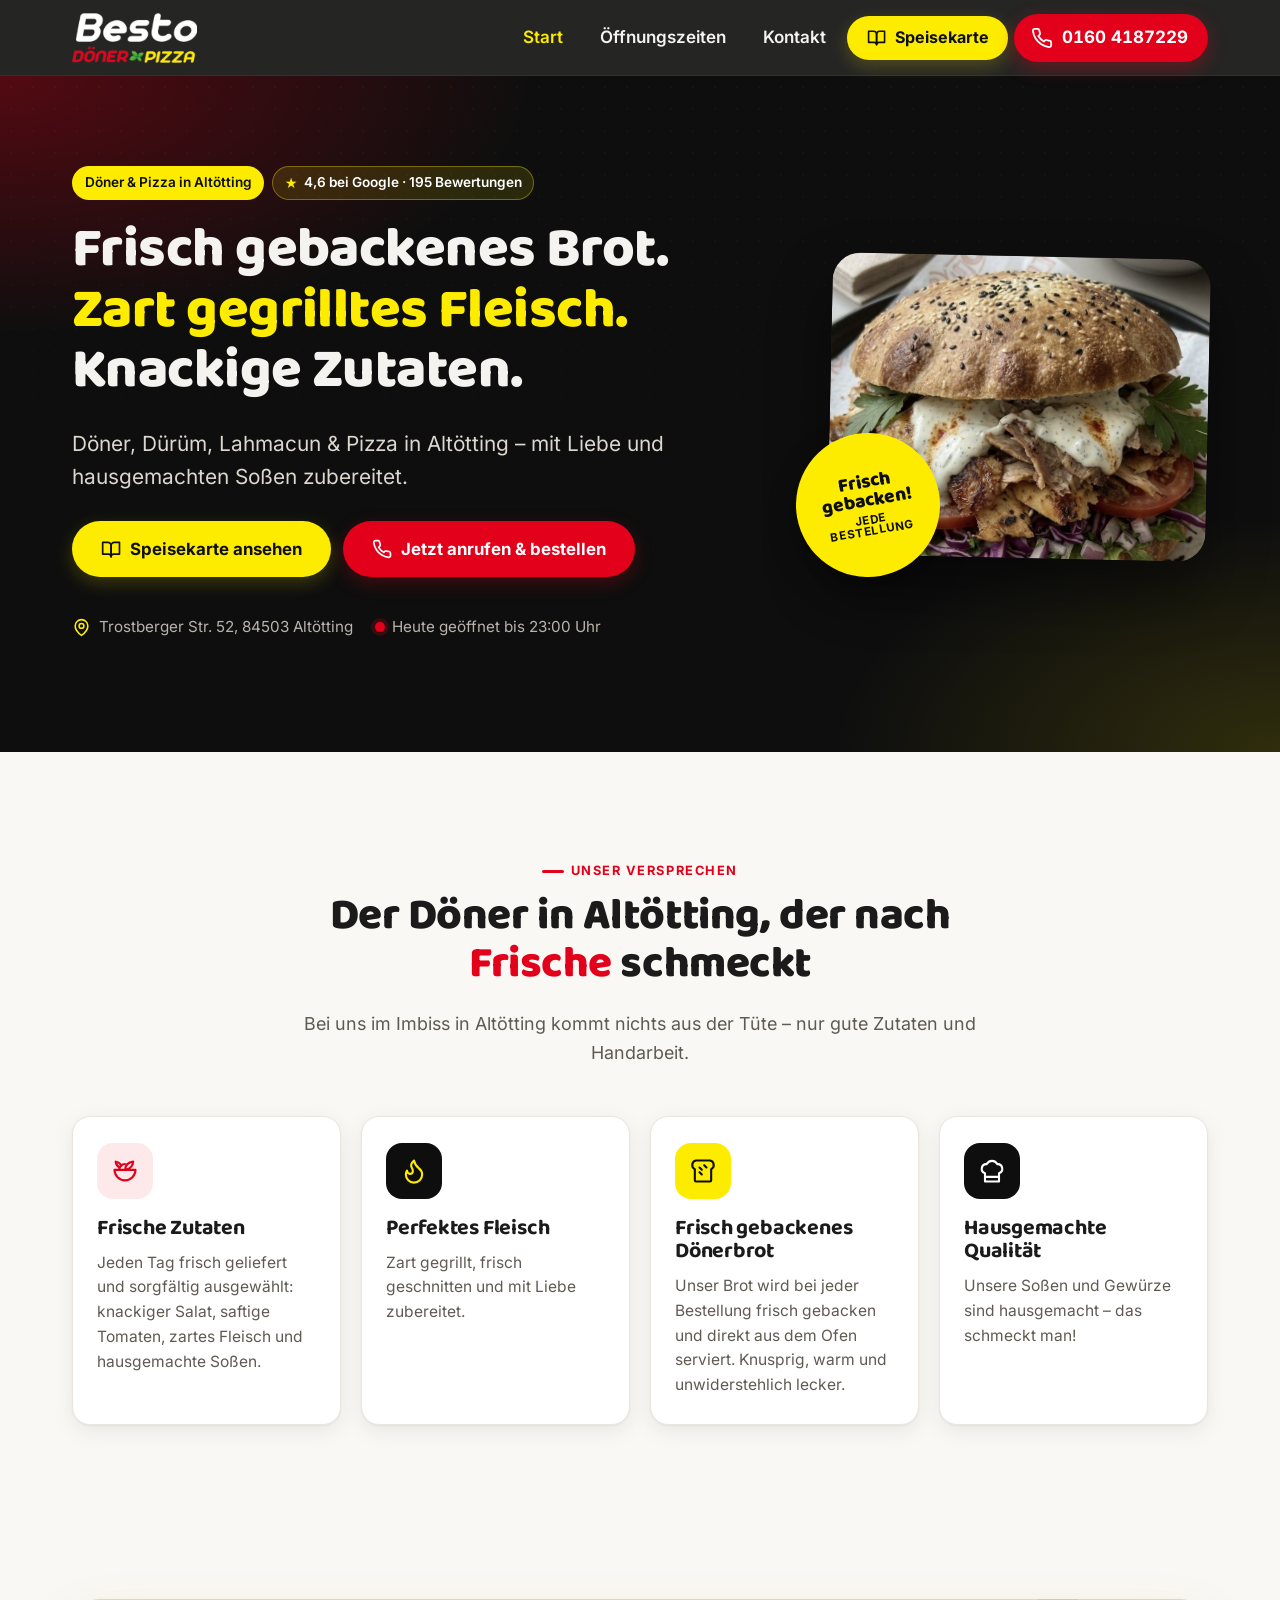
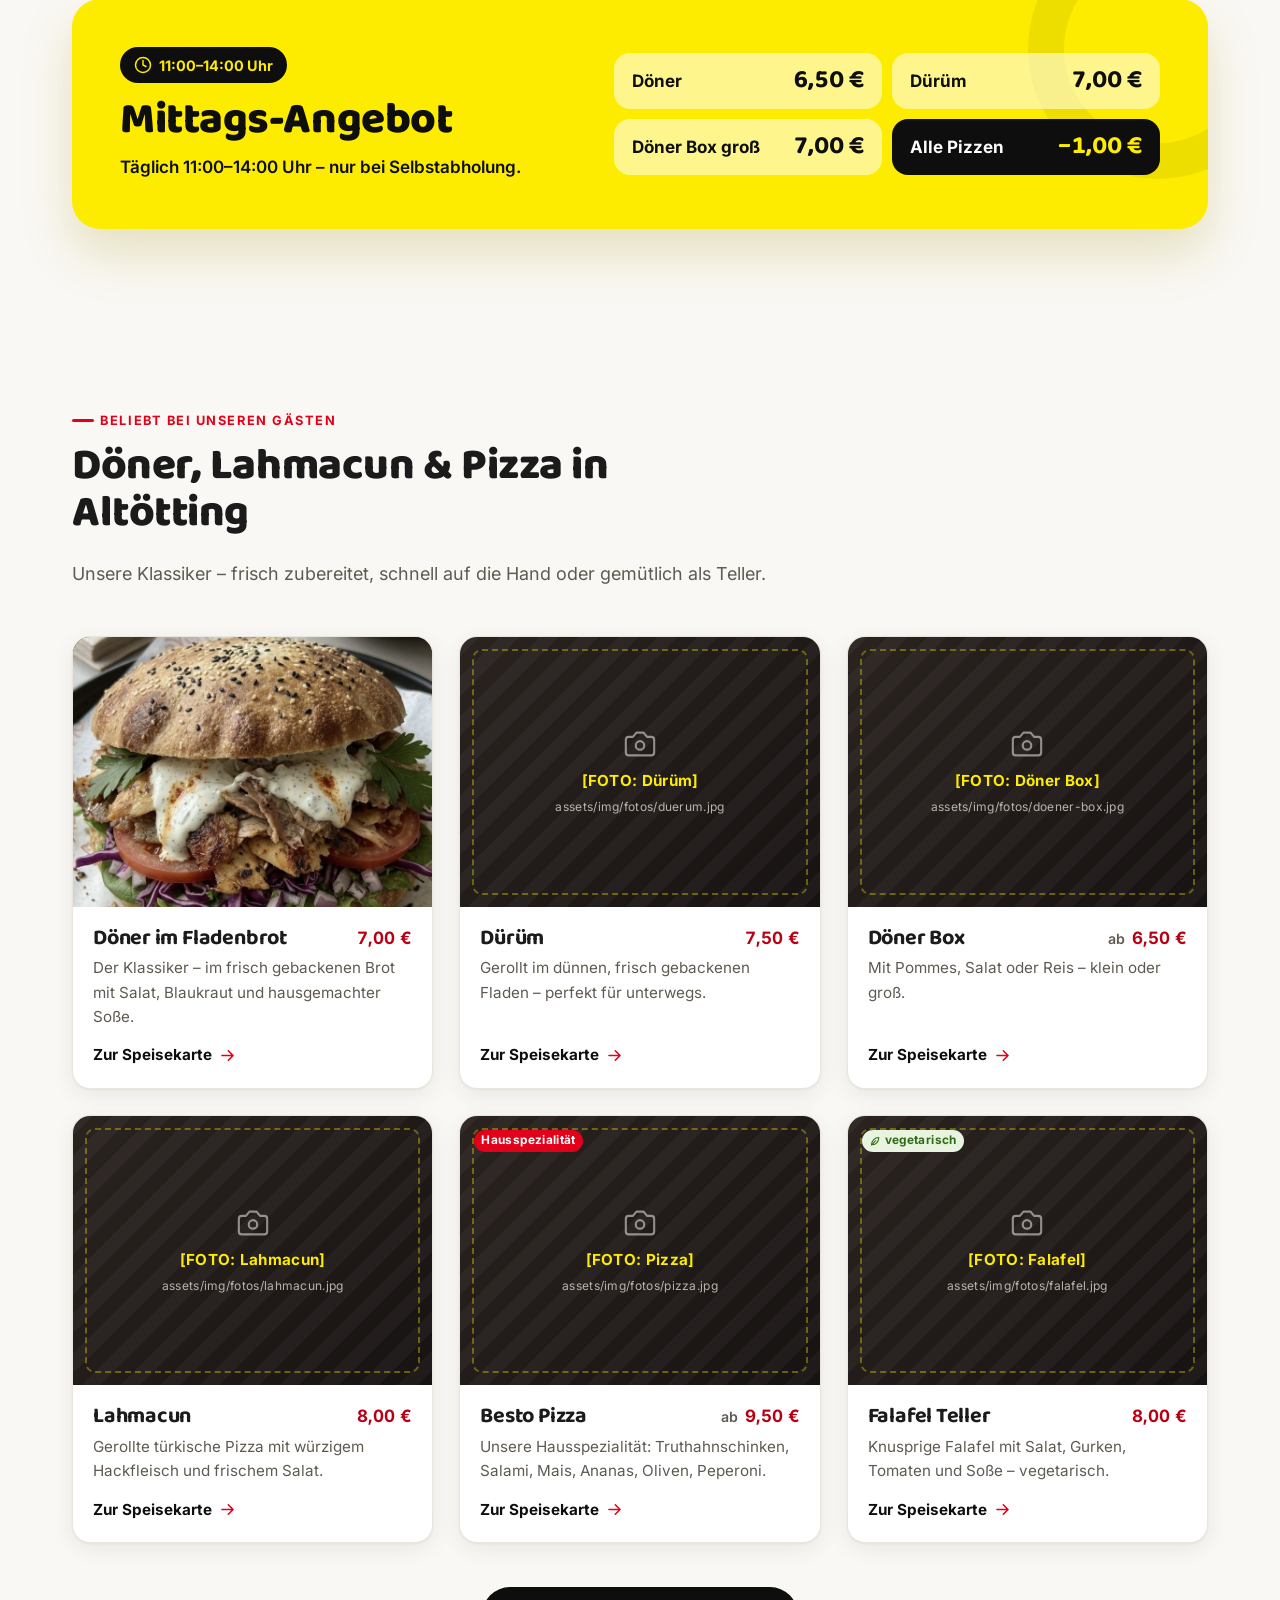
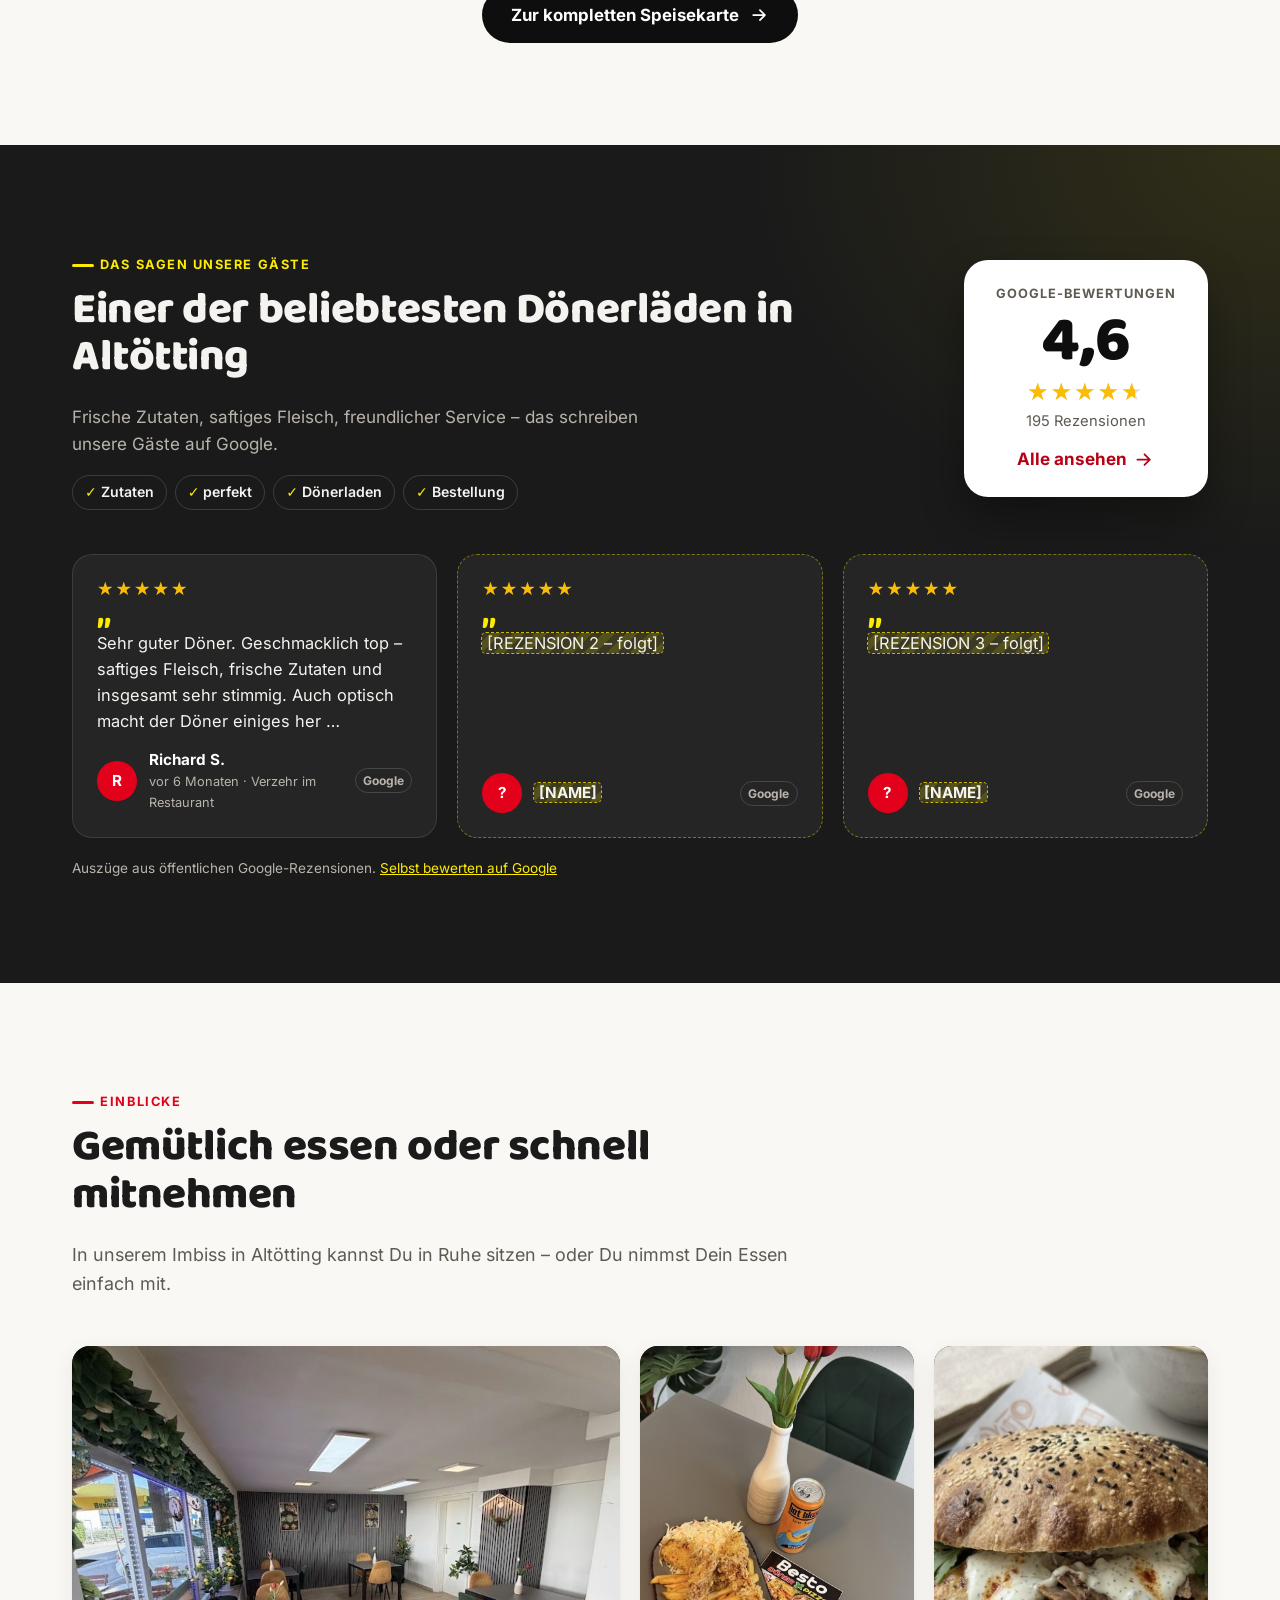
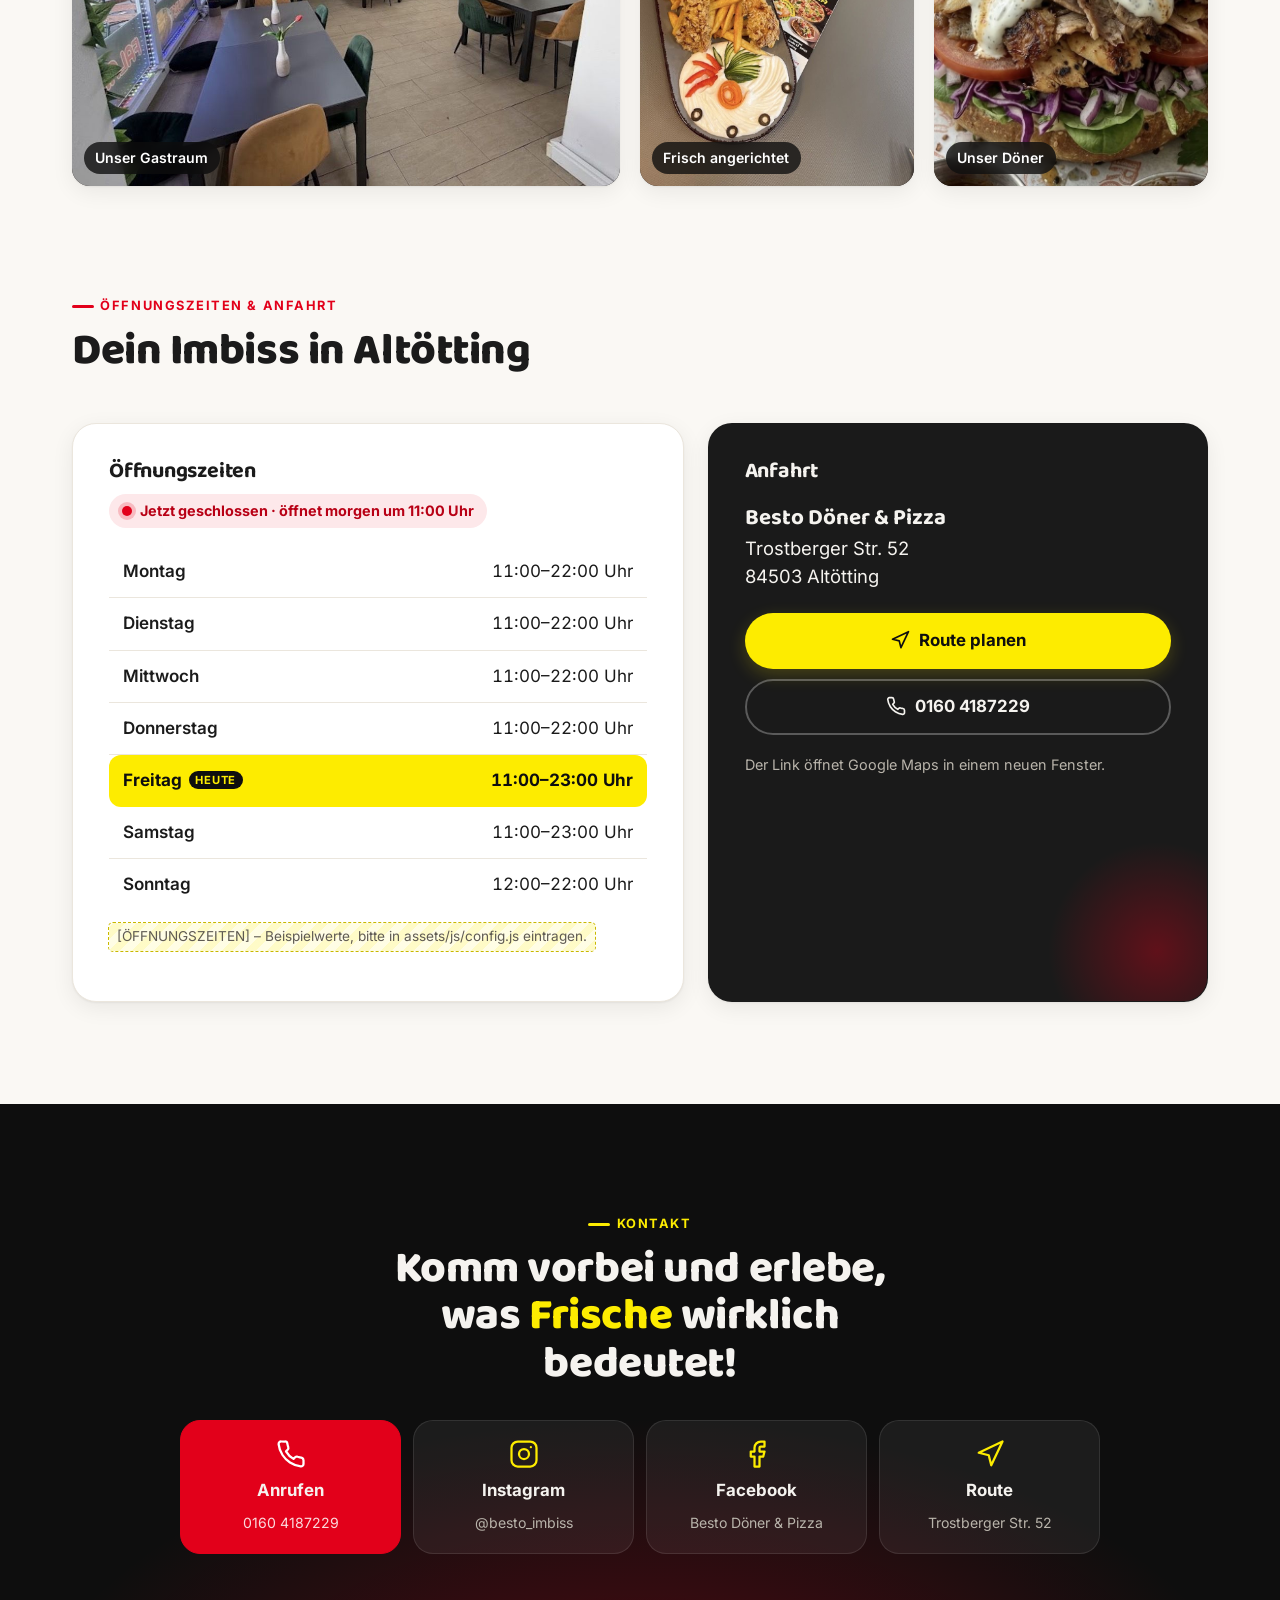
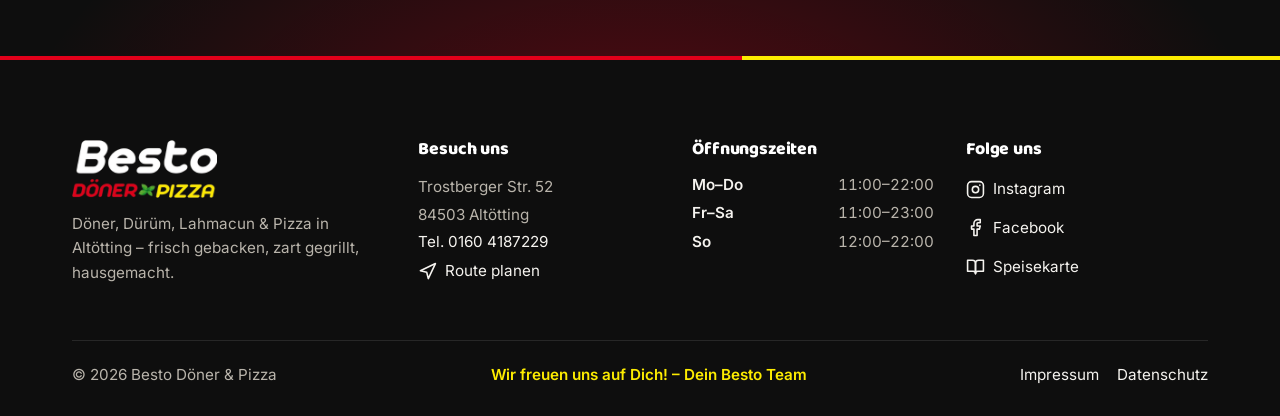
<file: index.html>
<!doctype html>
<html lang="de" class="no-js">
<head>
<meta charset="utf-8">
<meta name="viewport" content="width=device-width, initial-scale=1, viewport-fit=cover">
<meta name="theme-color" content="#0e0e0e">
<meta name="format-detection" content="telephone=no">
<link rel="icon" href="favicon.ico" sizes="any">
<link rel="icon" href="assets/img/favicon.png" type="image/png">
<link rel="apple-touch-icon" href="assets/img/apple-touch-icon.png">
<link rel="preload" href="assets/fonts/baloo-2-latin-800-normal.woff2" as="font" type="font/woff2" crossorigin>
<link rel="preload" href="assets/fonts/inter-latin-400-normal.woff2" as="font" type="font/woff2" crossorigin>
<link rel="stylesheet" href="assets/css/style.css">
<meta property="og:type" content="restaurant">
<meta property="og:locale" content="de_DE">
<meta property="og:site_name" content="Besto Döner &amp; Pizza">
<meta property="og:image" content="https://[DOMAIN]/assets/img/og-image.jpg">
<meta property="og:image:width" content="1200">
<meta property="og:image:height" content="630">
<meta name="twitter:card" content="summary_large_image">
<title>Besto Döner & Pizza Altötting – Döner, Dürüm, Lahmacun & Pizza</title>
<meta name="description" content="Dein Imbiss in Altötting: Döner mit frisch gebackenem Brot, Dürüm, Lahmacun, Falafel und Pizza. Hausgemachte Soßen, Mittagsangebot 11–14 Uhr. Trostberger Str. 52 · Tel. 0160 4187229.">
<link rel="canonical" href="https://[DOMAIN]/">
<meta property="og:title" content="Besto Döner & Pizza – Döner & Pizza in Altötting">
<meta property="og:description" content="Frisch gebackenes Brot. Zart gegrilltes Fleisch. Knackige Zutaten. Döner, Dürüm, Lahmacun & Pizza in Altötting.">
<meta property="og:url" content="https://[DOMAIN]/">
<script type="application/ld+json">{
  "@context": "https://schema.org",
  "@type": "Restaurant",
  "@id": "https://[DOMAIN]/#restaurant",
  "name": "Besto Döner & Pizza",
  "image": "https://[DOMAIN]/assets/img/og-image.jpg",
  "logo": "https://[DOMAIN]/assets/img/logo.png",
  "url": "https://[DOMAIN]/",
  "telephone": "+491604187229",
  "servesCuisine": [
    "Türkisch",
    "Döner",
    "Pizza",
    "Pasta"
  ],
  "priceRange": "€",
  "address": {
    "@type": "PostalAddress",
    "streetAddress": "Trostberger Str. 52",
    "postalCode": "84503",
    "addressLocality": "Altötting",
    "addressCountry": "DE"
  },
  "hasMap": "https://www.google.com/maps/search/?api=1&query=Trostberger+Str.+52+84503+Alt%C3%B6tting",
  "acceptsReservations": false,
  "menu": "https://[DOMAIN]/speisekarte.html",
  "sameAs": [
    "https://www.instagram.com/besto_imbiss/"
  ]
}</script>
</head>
<body class="has-bottom-bar">
<a class="skip-link" href="#inhalt">Zum Inhalt springen</a>
<header class="site-header">
  <div class="container">
    <a class="brand" href="index.html" aria-label="Besto Döner &amp; Pizza – zur Startseite">
      <img src="assets/img/logo-besto.png" alt="Besto Döner & Pizza" width="640" height="256">
    </a>
    <nav class="header-nav" aria-label="Hauptnavigation">
      <a class="header-nav__link" href="index.html" aria-current="page">Start</a>
      <a class="header-nav__link" href="index.html#oeffnungszeiten">Öffnungszeiten</a>
      <a class="header-nav__link" href="index.html#kontakt">Kontakt</a>
      <a class="btn btn--yellow header-nav__menu" href="speisekarte.html"><svg class="icon" viewBox="0 0 24 24" aria-hidden="true" focusable="false"><path d="M2 4h6a4 4 0 0 1 4 4v13a3 3 0 0 0-3-3H2Z"/><path d="M22 4h-6a4 4 0 0 0-4 4v13a3 3 0 0 1 3-3h7Z"/></svg>Speisekarte</a>
      <a class="btn-phone" href="tel:+491604187229" aria-label="Anrufen: 0160 4187229"><svg class="icon" viewBox="0 0 24 24" aria-hidden="true" focusable="false"><path d="M22 16.9v3a2 2 0 0 1-2.2 2 19.8 19.8 0 0 1-8.6-3.1 19.5 19.5 0 0 1-6-6A19.8 19.8 0 0 1 2.1 4.2 2 2 0 0 1 4.1 2h3a2 2 0 0 1 2 1.7c.1 1 .4 1.9.7 2.8a2 2 0 0 1-.5 2.1L8 9.9a16 16 0 0 0 6 6l1.3-1.3a2 2 0 0 1 2.1-.4c.9.3 1.8.6 2.8.7a2 2 0 0 1 1.7 2Z"/></svg><span>0160 4187229</span></a>
    </nav>
  </div>
</header>

<main id="inhalt">

  <!-- ========== HERO ========== -->
  <section class="hero" aria-labelledby="hero-title">
    <div class="container">
      <div>
        <div class="hero__kicker">
          <span class="pill pill--yellow">Döner &amp; Pizza in Altötting</span>
          <a class="pill pill--rating" href="#bewertungen"><span class="pill__star" aria-hidden="true">★</span>4,6 bei Google · 195 Bewertungen</a>
        </div>
        <h1 id="hero-title">
          <span class="line">Frisch gebackenes Brot.</span>
          <span class="line hl-yellow">Zart gegrilltes Fleisch.</span>
          <span class="line">Knackige Zutaten.</span>
        </h1>
        <p class="hero__lead">Döner, Dürüm, Lahmacun &amp; Pizza in Altötting – mit Liebe und hausgemachten Soßen zubereitet.</p>
        <div class="hero__cta">
          <a class="btn btn--yellow btn--lg" href="speisekarte.html"><svg class="icon" viewBox="0 0 24 24" aria-hidden="true" focusable="false"><path d="M2 4h6a4 4 0 0 1 4 4v13a3 3 0 0 0-3-3H2Z"/><path d="M22 4h-6a4 4 0 0 0-4 4v13a3 3 0 0 1 3-3h7Z"/></svg>Speisekarte ansehen</a>
          <a class="btn btn--lg" href="tel:+491604187229"><svg class="icon" viewBox="0 0 24 24" aria-hidden="true" focusable="false"><path d="M22 16.9v3a2 2 0 0 1-2.2 2 19.8 19.8 0 0 1-8.6-3.1 19.5 19.5 0 0 1-6-6A19.8 19.8 0 0 1 2.1 4.2 2 2 0 0 1 4.1 2h3a2 2 0 0 1 2 1.7c.1 1 .4 1.9.7 2.8a2 2 0 0 1-.5 2.1L8 9.9a16 16 0 0 0 6 6l1.3-1.3a2 2 0 0 1 2.1-.4c.9.3 1.8.6 2.8.7a2 2 0 0 1 1.7 2Z"/></svg>Jetzt anrufen &amp; bestellen</a>
        </div>
        <ul class="hero__info">
          <li><a href="https://www.google.com/maps/search/?api=1&amp;query=Trostberger+Str.+52+84503+Alt%C3%B6tting" target="_blank" rel="noopener"><svg class="icon" viewBox="0 0 24 24" aria-hidden="true" focusable="false"><path d="M20 10c0 6-8 12-8 12S4 16 4 10a8 8 0 0 1 16 0Z"/><circle cx="12" cy="10" r="3"/></svg>Trostberger Str. 52, 84503 Altötting</a></li>
          <li data-today><span class="status-dot" aria-hidden="true"></span><span data-today-text>Öffnungszeiten siehe unten</span></li>
        </ul>
      </div>
      <div class="hero__visual">
        <figure class="ph has-photo" data-foto="doener.jpg"><img src="assets/img/fotos/doener.jpg" alt="Döner im frisch gebackenen Brot mit Fleisch, Tomaten, Blaukraut und hausgemachter Soße" decoding="async">
          <figcaption class="ph__label"><svg class="icon" viewBox="0 0 24 24" aria-hidden="true" focusable="false"><path d="M14.5 4h-5L7 7H4a2 2 0 0 0-2 2v9a2 2 0 0 0 2 2h16a2 2 0 0 0 2-2V9a2 2 0 0 0-2-2h-3Z"/><circle cx="12" cy="13" r="3"/></svg>[FOTO: Döner]<small>assets/img/fotos/doener.jpg</small></figcaption>
        </figure>
        <div class="sticker" aria-hidden="true"><div>Frisch<br>gebacken!<small>jede Bestellung</small></div></div>
      </div>
    </div>
  </section>

  <!-- ========== QUALITÄT ========== -->
  <section class="section" aria-labelledby="quali-title">
    <div class="container">
      <div class="section-head section-head--center reveal">
        <span class="eyebrow">Unser Versprechen</span>
        <h2 id="quali-title">Der Döner in Altötting, der nach <span class="hl-red">Frische</span> schmeckt</h2>
        <p>Bei uns im Imbiss in Altötting kommt nichts aus der Tüte – nur gute Zutaten und Handarbeit.</p>
      </div>
      <div class="features">
        <article class="feature reveal">
          <div class="feature__icon"><svg class="icon" viewBox="0 0 24 24" aria-hidden="true" focusable="false"><path d="M3 11h18a9 9 0 0 1-18 0Z"/><path d="M7 11c0-2.8 2.2-5 5-5"/><path d="M12 11c.3-3.7 3-6.5 7-7-.3 3.4-2.4 5.9-5.6 6.8"/><path d="M9 7.5C8 5.5 6.2 4.3 4 4c.2 2.3 1.4 4 3.4 5"/></svg></div>
          <h3>Frische Zutaten</h3>
          <p>Jeden Tag frisch geliefert und sorgfältig ausgewählt: knackiger Salat, saftige Tomaten, zartes Fleisch und hausgemachte Soßen.</p>
        </article>
        <article class="feature reveal" style="--d:.08s">
          <div class="feature__icon"><svg class="icon" viewBox="0 0 24 24" aria-hidden="true" focusable="false"><path d="M8.5 14.5A2.5 2.5 0 0 0 11 12c0-1.4-.5-2-1-3-1.1-2.1-.2-4 2-6 .5 2.5 2 4.9 4 6.5 2 1.6 3 3.5 3 5.5a7 7 0 1 1-14 0c0-1.2.4-2.3 1-3.3.3 1.6 1.4 2.8 2.5 2.8Z"/></svg></div>
          <h3>Perfektes Fleisch</h3>
          <p>Zart gegrillt, frisch geschnitten und mit Liebe zubereitet.</p>
        </article>
        <article class="feature reveal" style="--d:.16s">
          <div class="feature__icon"><svg class="icon" viewBox="0 0 24 24" aria-hidden="true" focusable="false"><path d="M5 20V10.5A4 4 0 0 1 6 3h12a4 4 0 0 1 1 7.5V20a1 1 0 0 1-1 1H6a1 1 0 0 1-1-1Z"/><path d="m9 9 2 2m2-4 2 2m-6 4 2 2"/></svg></div>
          <h3>Frisch gebackenes Dönerbrot</h3>
          <p>Unser Brot wird bei jeder Bestellung frisch gebacken und direkt aus dem Ofen serviert. Knusprig, warm und unwiderstehlich lecker.</p>
        </article>
        <article class="feature reveal" style="--d:.24s">
          <div class="feature__icon"><svg class="icon" viewBox="0 0 24 24" aria-hidden="true" focusable="false"><path d="M6 13.9A4 4 0 0 1 7.5 6.1a5 5 0 0 1 9 0A4 4 0 0 1 18 13.9V21H6Z"/><path d="M6 17h12"/></svg></div>
          <h3>Hausgemachte Qualität</h3>
          <p>Unsere Soßen und Gewürze sind hausgemacht – das schmeckt man!</p>
        </article>
      </div>
    </div>
  </section>

  <!-- ========== MITTAGSANGEBOT ========== -->
  <section class="section--tight" id="angebot" aria-labelledby="angebot-title">
    <div class="container">
      <div class="offer reveal">
        <div>
          <span class="offer__time"><svg class="icon" viewBox="0 0 24 24" aria-hidden="true" focusable="false"><circle cx="12" cy="12" r="10"/><path d="M12 6v6l4 2"/></svg>11:00–14:00 Uhr</span>
          <h2 id="angebot-title">Mittags-Angebot</h2>
          <p>Täglich 11:00–14:00 Uhr – nur bei Selbstabholung.</p>
        </div>
        <ul class="offer__list"><li><span>Döner</span><strong>6,50 €</strong></li><li><span>Dürüm</span><strong>7,00 €</strong></li><li><span>Döner Box groß</span><strong>7,00 €</strong></li><li class="offer__all"><span>Alle Pizzen</span><strong>−1,00 €</strong></li></ul>
      </div>
    </div>
  </section>

  <!-- ========== BELIEBTE GERICHTE ========== -->
  <section class="section" aria-labelledby="hl-title">
    <div class="container">
      <div class="section-head reveal">
        <span class="eyebrow">Beliebt bei unseren Gästen</span>
        <h2 id="hl-title">Döner, Lahmacun &amp; Pizza in Altötting</h2>
        <p>Unsere Klassiker – frisch zubereitet, schnell auf die Hand oder gemütlich als Teller.</p>
      </div>
      <div class="dishes-hl">
        <a class="hl-card reveal" style="--d:0s" href="speisekarte.html#g-1">
          <div class="hl-card__media">
            <figure class="ph has-photo" data-foto="doener.jpg"><img src="assets/img/fotos/doener.jpg" alt="Döner im Fladenbrot bei Besto Döner &amp; Pizza in Altötting" loading="lazy" decoding="async">
              <figcaption class="ph__label"><svg class="icon" viewBox="0 0 24 24" aria-hidden="true" focusable="false"><path d="M14.5 4h-5L7 7H4a2 2 0 0 0-2 2v9a2 2 0 0 0 2 2h16a2 2 0 0 0 2-2V9a2 2 0 0 0-2-2h-3Z"/><circle cx="12" cy="13" r="3"/></svg>[FOTO: Döner]<small>assets/img/fotos/doener.jpg</small></figcaption>
            </figure>
          </div>
          <div class="hl-card__body">
            <div class="hl-card__top"><h3>Döner im Fladenbrot</h3><span class="price-tag">7,00 €</span></div>
            <p>Der Klassiker – im frisch gebackenen Brot mit Salat, Blaukraut und hausgemachter Soße.</p>
            <span class="hl-card__more">Zur Speisekarte <svg class="icon" viewBox="0 0 24 24" aria-hidden="true" focusable="false"><path d="M5 12h14M13 6l6 6-6 6"/></svg></span>
          </div>
        </a>
        <a class="hl-card reveal" style="--d:0.08s" href="speisekarte.html#g-8">
          <div class="hl-card__media">
            <figure class="ph" data-foto="duerum.jpg" data-alt="Dürüm bei Besto Döner &amp; Pizza in Altötting">
              <figcaption class="ph__label"><svg class="icon" viewBox="0 0 24 24" aria-hidden="true" focusable="false"><path d="M14.5 4h-5L7 7H4a2 2 0 0 0-2 2v9a2 2 0 0 0 2 2h16a2 2 0 0 0 2-2V9a2 2 0 0 0-2-2h-3Z"/><circle cx="12" cy="13" r="3"/></svg>[FOTO: Dürüm]<small>assets/img/fotos/duerum.jpg</small></figcaption>
            </figure>
          </div>
          <div class="hl-card__body">
            <div class="hl-card__top"><h3>Dürüm</h3><span class="price-tag">7,50 €</span></div>
            <p>Gerollt im dünnen, frisch gebackenen Fladen – perfekt für unterwegs.</p>
            <span class="hl-card__more">Zur Speisekarte <svg class="icon" viewBox="0 0 24 24" aria-hidden="true" focusable="false"><path d="M5 12h14M13 6l6 6-6 6"/></svg></span>
          </div>
        </a>
        <a class="hl-card reveal" style="--d:0.16s" href="speisekarte.html#g-6">
          <div class="hl-card__media">
            <figure class="ph" data-foto="doener-box.jpg" data-alt="Döner Box bei Besto Döner &amp; Pizza in Altötting">
              <figcaption class="ph__label"><svg class="icon" viewBox="0 0 24 24" aria-hidden="true" focusable="false"><path d="M14.5 4h-5L7 7H4a2 2 0 0 0-2 2v9a2 2 0 0 0 2 2h16a2 2 0 0 0 2-2V9a2 2 0 0 0-2-2h-3Z"/><circle cx="12" cy="13" r="3"/></svg>[FOTO: Döner Box]<small>assets/img/fotos/doener-box.jpg</small></figcaption>
            </figure>
          </div>
          <div class="hl-card__body">
            <div class="hl-card__top"><h3>Döner Box</h3><span class="price-tag"><small>ab</small> 6,50 €</span></div>
            <p>Mit Pommes, Salat oder Reis – klein oder groß.</p>
            <span class="hl-card__more">Zur Speisekarte <svg class="icon" viewBox="0 0 24 24" aria-hidden="true" focusable="false"><path d="M5 12h14M13 6l6 6-6 6"/></svg></span>
          </div>
        </a>
        <a class="hl-card reveal" style="--d:0s" href="speisekarte.html#g-16">
          <div class="hl-card__media">
            <figure class="ph" data-foto="lahmacun.jpg" data-alt="Lahmacun bei Besto Döner &amp; Pizza in Altötting">
              <figcaption class="ph__label"><svg class="icon" viewBox="0 0 24 24" aria-hidden="true" focusable="false"><path d="M14.5 4h-5L7 7H4a2 2 0 0 0-2 2v9a2 2 0 0 0 2 2h16a2 2 0 0 0 2-2V9a2 2 0 0 0-2-2h-3Z"/><circle cx="12" cy="13" r="3"/></svg>[FOTO: Lahmacun]<small>assets/img/fotos/lahmacun.jpg</small></figcaption>
            </figure>
          </div>
          <div class="hl-card__body">
            <div class="hl-card__top"><h3>Lahmacun</h3><span class="price-tag">8,00 €</span></div>
            <p>Gerollte türkische Pizza mit würzigem Hackfleisch und frischem Salat.</p>
            <span class="hl-card__more">Zur Speisekarte <svg class="icon" viewBox="0 0 24 24" aria-hidden="true" focusable="false"><path d="M5 12h14M13 6l6 6-6 6"/></svg></span>
          </div>
        </a>
        <a class="hl-card reveal" style="--d:0.08s" href="speisekarte.html#g-46">
          <div class="hl-card__media"><span class="badge badge--haus hl-card__tag">Hausspezialität</span>
            <figure class="ph" data-foto="pizza.jpg" data-alt="Besto Pizza bei Besto Döner &amp; Pizza in Altötting">
              <figcaption class="ph__label"><svg class="icon" viewBox="0 0 24 24" aria-hidden="true" focusable="false"><path d="M14.5 4h-5L7 7H4a2 2 0 0 0-2 2v9a2 2 0 0 0 2 2h16a2 2 0 0 0 2-2V9a2 2 0 0 0-2-2h-3Z"/><circle cx="12" cy="13" r="3"/></svg>[FOTO: Pizza]<small>assets/img/fotos/pizza.jpg</small></figcaption>
            </figure>
          </div>
          <div class="hl-card__body">
            <div class="hl-card__top"><h3>Besto Pizza</h3><span class="price-tag"><small>ab</small> 9,50 €</span></div>
            <p>Unsere Hausspezialität: Truthahnschinken, Salami, Mais, Ananas, Oliven, Peperoni.</p>
            <span class="hl-card__more">Zur Speisekarte <svg class="icon" viewBox="0 0 24 24" aria-hidden="true" focusable="false"><path d="M5 12h14M13 6l6 6-6 6"/></svg></span>
          </div>
        </a>
        <a class="hl-card reveal" style="--d:0.16s" href="speisekarte.html#g-15">
          <div class="hl-card__media"><span class="badge badge--veg hl-card__tag"><svg  viewBox="0 0 24 24" aria-hidden="true" focusable="false"><path d="M5 19c8 0 14-6 14-14-8 0-14 6-14 14Z"/><path d="M5 19 13 11"/></svg>vegetarisch</span>
            <figure class="ph" data-foto="falafel.jpg" data-alt="Falafel Teller bei Besto Döner &amp; Pizza in Altötting">
              <figcaption class="ph__label"><svg class="icon" viewBox="0 0 24 24" aria-hidden="true" focusable="false"><path d="M14.5 4h-5L7 7H4a2 2 0 0 0-2 2v9a2 2 0 0 0 2 2h16a2 2 0 0 0 2-2V9a2 2 0 0 0-2-2h-3Z"/><circle cx="12" cy="13" r="3"/></svg>[FOTO: Falafel]<small>assets/img/fotos/falafel.jpg</small></figcaption>
            </figure>
          </div>
          <div class="hl-card__body">
            <div class="hl-card__top"><h3>Falafel Teller</h3><span class="price-tag">8,00 €</span></div>
            <p>Knusprige Falafel mit Salat, Gurken, Tomaten und Soße – vegetarisch.</p>
            <span class="hl-card__more">Zur Speisekarte <svg class="icon" viewBox="0 0 24 24" aria-hidden="true" focusable="false"><path d="M5 12h14M13 6l6 6-6 6"/></svg></span>
          </div>
        </a>
      </div>
      <div class="center-cta reveal">
        <a class="btn btn--dark btn--lg" href="speisekarte.html">Zur kompletten Speisekarte <svg class="icon" viewBox="0 0 24 24" aria-hidden="true" focusable="false"><path d="M5 12h14M13 6l6 6-6 6"/></svg></a>
      </div>
    </div>
  </section>

  <!-- ========== BEWERTUNGEN ========== -->
  <section class="section reviews dark" id="bewertungen" aria-labelledby="rev-title">
    <div class="container">
      <div class="reviews__head">
        <div class="reveal">
          <span class="eyebrow">Das sagen unsere Gäste</span>
          <h2 id="rev-title">Einer der beliebtesten Dönerläden in Altötting</h2>
          <p>Frische Zutaten, saftiges Fleisch, freundlicher Service – das schreiben unsere Gäste auf Google.</p>
          <ul class="reviews__tags" aria-label="Häufig erwähnt"><li>Zutaten</li><li>perfekt</li><li>Dönerladen</li><li>Bestellung</li></ul>
        </div>
        <a class="rating-card reveal" href="https://www.google.com/maps/search/?api=1&amp;query=Besto+D%C3%B6ner+%26+Pizza+Trostberger+Str.+52+Alt%C3%B6tting" target="_blank" rel="noopener" style="--d:.1s">
          <span class="rating-card__label">Google-Bewertungen</span>
          <span class="rating-card__value">4,6</span>
          <span class="stars" role="img" aria-label="4,6 von 5 Sternen"><span class="stars__bg" aria-hidden="true">★★★★★</span><span class="stars__fg" aria-hidden="true" style="width:92%">★★★★★</span></span>
          <span class="rating-card__count">195 Rezensionen</span>
          <span class="rating-card__more">Alle ansehen <svg class="icon" viewBox="0 0 24 24" aria-hidden="true" focusable="false"><path d="M5 12h14M13 6l6 6-6 6"/></svg></span>
        </a>
      </div>
      <div class="reviews__grid">
        <figure class="review reveal" style="--d:0s">
          <span class="stars" role="img" aria-label="5 von 5 Sternen"><span class="stars__bg" aria-hidden="true">★★★★★</span><span class="stars__fg" aria-hidden="true" style="width:100%">★★★★★</span></span>
          <blockquote>Sehr guter Döner. Geschmacklich top – saftiges Fleisch, frische Zutaten und insgesamt sehr stimmig. Auch optisch macht der Döner einiges her …</blockquote>
          <figcaption>
            <span class="review__avatar" aria-hidden="true">R</span>
            <span><strong>Richard S.</strong><small>vor 6 Monaten · Verzehr im Restaurant</small></span>
            <span class="review__src">Google</span>
          </figcaption>
        </figure>
        <figure class="review reveal review--placeholder" style="--d:0.08s">
          <span class="stars" role="img" aria-label="5 von 5 Sternen"><span class="stars__bg" aria-hidden="true">★★★★★</span><span class="stars__fg" aria-hidden="true" style="width:100%">★★★★★</span></span>
          <blockquote><span class="placeholder">[REZENSION 2 – folgt]</span></blockquote>
          <figcaption>
            <span class="review__avatar" aria-hidden="true">?</span>
            <span><strong><span class="placeholder">[NAME]</span></strong></span>
            <span class="review__src">Google</span>
          </figcaption>
        </figure>
        <figure class="review reveal review--placeholder" style="--d:0.16s">
          <span class="stars" role="img" aria-label="5 von 5 Sternen"><span class="stars__bg" aria-hidden="true">★★★★★</span><span class="stars__fg" aria-hidden="true" style="width:100%">★★★★★</span></span>
          <blockquote><span class="placeholder">[REZENSION 3 – folgt]</span></blockquote>
          <figcaption>
            <span class="review__avatar" aria-hidden="true">?</span>
            <span><strong><span class="placeholder">[NAME]</span></strong></span>
            <span class="review__src">Google</span>
          </figcaption>
        </figure>
      </div>
      <p class="reviews__note">Auszüge aus öffentlichen Google-Rezensionen. <a href="https://www.google.com/maps/search/?api=1&amp;query=Besto+D%C3%B6ner+%26+Pizza+Trostberger+Str.+52+Alt%C3%B6tting" target="_blank" rel="noopener">Selbst bewerten auf Google</a></p>
    </div>
  </section>

  <!-- ========== EINBLICKE ========== -->
  <section class="section" id="einblicke" aria-labelledby="gal-title">
    <div class="container">
      <div class="section-head reveal">
        <span class="eyebrow">Einblicke</span>
        <h2 id="gal-title">Gemütlich essen oder schnell mitnehmen</h2>
        <p>In unserem Imbiss in Altötting kannst Du in Ruhe sitzen – oder Du nimmst Dein Essen einfach mit.</p>
      </div>
      <div class="gallery">
        <figure class="gallery__item gallery__item--wide reveal">
          <div class="ph has-photo" data-foto="innenraum.jpg"><img src="assets/img/fotos/innenraum.jpg" alt="Gastraum von Besto Döner &amp; Pizza in Altötting mit Tischen und Pflanzen" loading="lazy" decoding="async"></div>
          <figcaption>Unser Gastraum</figcaption>
        </figure>
        <figure class="gallery__item reveal" style="--d:.08s">
          <div class="ph has-photo" data-foto="teller.jpg"><img src="assets/img/fotos/teller.jpg" alt="Knuspriger Teller mit Pommes, Krautsalat und Knoblauchsoße" loading="lazy" decoding="async"></div>
          <figcaption>Frisch angerichtet</figcaption>
        </figure>
        <figure class="gallery__item reveal" style="--d:.16s">
          <div class="ph has-photo" data-foto="doener.jpg"><img src="assets/img/fotos/doener.jpg" alt="Döner mit Sesambrot, Fleisch und hausgemachter Soße" loading="lazy" decoding="async"></div>
          <figcaption>Unser Döner</figcaption>
        </figure>
      </div>
    </div>
  </section>

  <!-- ========== LIEFERSERVICE (vorbereitet – in config.js aktivieren) ========== -->
  <section class="section--tight" data-delivery hidden aria-labelledby="liefer-title">
    <div class="container">
      <div class="section-head">
        <span class="eyebrow">Lieferservice</span>
        <h2 id="liefer-title">Wir liefern in Altötting &amp; Umgebung</h2>
      </div>
      <dl class="delivery">
        <div><dt>Liefergebiet</dt><dd><span class="placeholder">[LIEFERGEBIET]</span></dd></div>
        <div><dt>Mindestbestellwert</dt><dd><span class="placeholder">[MINDESTBESTELLWERT]</span></dd></div>
        <div><dt>Liefergebühr</dt><dd><span class="placeholder">[LIEFERGEBÜHR]</span></dd></div>
        <div><dt>Lieferzeiten</dt><dd><span class="placeholder">[LIEFERZEITEN]</span></dd></div>
      </dl>
    </div>
  </section>

  <!-- ========== ÖFFNUNGSZEITEN & ANFAHRT ========== -->
  <section class="section pt-0" id="oeffnungszeiten" aria-labelledby="zeiten-title">
    <div class="container">
      <div class="section-head reveal">
        <span class="eyebrow">Öffnungszeiten &amp; Anfahrt</span>
        <h2 id="zeiten-title">Dein Imbiss in Altötting</h2>
      </div>
      <div class="visit">
        <div class="panel reveal">
          <div class="panel__head">
            <h3>Öffnungszeiten</h3>
            <span class="status-pill" data-open-status><span class="status-dot" aria-hidden="true"></span><span data-open-text>Öffnungszeiten</span></span>
          </div>
          <table class="hours"><caption class="sr-only">Öffnungszeiten</caption><tbody><tr data-day="0"><th scope="row">Montag</th><td>11:00–22:00 Uhr</td></tr><tr data-day="1"><th scope="row">Dienstag</th><td>11:00–22:00 Uhr</td></tr><tr data-day="2"><th scope="row">Mittwoch</th><td>11:00–22:00 Uhr</td></tr><tr data-day="3"><th scope="row">Donnerstag</th><td>11:00–22:00 Uhr</td></tr><tr data-day="4"><th scope="row">Freitag</th><td>11:00–23:00 Uhr</td></tr><tr data-day="5"><th scope="row">Samstag</th><td>11:00–23:00 Uhr</td></tr><tr data-day="6"><th scope="row">Sonntag</th><td>12:00–22:00 Uhr</td></tr></tbody></table><p class="placeholder-note">[ÖFFNUNGSZEITEN] – Beispielwerte, bitte in assets/js/config.js eintragen.</p>
        </div>
        <div class="panel panel--dark reveal" style="--d:.1s">
          <div class="panel__head"><h3>Anfahrt</h3></div>
          <address class="address">
            <strong>Besto Döner &amp; Pizza</strong>
            Trostberger Str. 52<br>84503 Altötting
          </address>
          <div class="visit__actions">
            <a class="btn btn--yellow btn--lg btn--block" href="https://www.google.com/maps/search/?api=1&amp;query=Trostberger+Str.+52+84503+Alt%C3%B6tting" target="_blank" rel="noopener"><svg class="icon" viewBox="0 0 24 24" aria-hidden="true" focusable="false"><path d="M3 11 22 2l-9 19-2-8Z"/></svg>Route planen</a>
            <a class="btn btn--ghost btn--lg btn--block" href="tel:+491604187229"><svg class="icon" viewBox="0 0 24 24" aria-hidden="true" focusable="false"><path d="M22 16.9v3a2 2 0 0 1-2.2 2 19.8 19.8 0 0 1-8.6-3.1 19.5 19.5 0 0 1-6-6A19.8 19.8 0 0 1 2.1 4.2 2 2 0 0 1 4.1 2h3a2 2 0 0 1 2 1.7c.1 1 .4 1.9.7 2.8a2 2 0 0 1-.5 2.1L8 9.9a16 16 0 0 0 6 6l1.3-1.3a2 2 0 0 1 2.1-.4c.9.3 1.8.6 2.8.7a2 2 0 0 1 1.7 2Z"/></svg>0160 4187229</a>
          </div>
          <p class="visit__note">Der Link öffnet Google Maps in einem neuen Fenster.</p>
        </div>
      </div>
    </div>
  </section>

  <!-- ========== KONTAKT ========== -->
  <section class="section contact dark" id="kontakt" aria-labelledby="kontakt-title">
    <div class="container">
      <span class="eyebrow">Kontakt</span>
      <h2 id="kontakt-title">Komm vorbei und erlebe, was <span class="hl-yellow">Frische</span> wirklich bedeutet!</h2>
      <div class="contact__grid">
        <a class="contact-btn contact-btn--primary reveal" href="tel:+491604187229"><svg class="icon" viewBox="0 0 24 24" aria-hidden="true" focusable="false"><path d="M22 16.9v3a2 2 0 0 1-2.2 2 19.8 19.8 0 0 1-8.6-3.1 19.5 19.5 0 0 1-6-6A19.8 19.8 0 0 1 2.1 4.2 2 2 0 0 1 4.1 2h3a2 2 0 0 1 2 1.7c.1 1 .4 1.9.7 2.8a2 2 0 0 1-.5 2.1L8 9.9a16 16 0 0 0 6 6l1.3-1.3a2 2 0 0 1 2.1-.4c.9.3 1.8.6 2.8.7a2 2 0 0 1 1.7 2Z"/></svg><strong>Anrufen</strong><span>0160 4187229</span></a>
        <a class="contact-btn reveal" style="--d:.06s" href="https://www.instagram.com/besto_imbiss/" target="_blank" rel="noopener"><svg class="icon" viewBox="0 0 24 24" aria-hidden="true" focusable="false"><rect x="2" y="2" width="20" height="20" rx="5"/><circle cx="12" cy="12" r="4"/><path d="M17.5 6.5h.01"/></svg><strong>Instagram</strong><span>@besto_imbiss</span></a>
        <a class="contact-btn reveal" style="--d:.12s" href="https://www.facebook.com/search/top?q=Besto%20D%C3%B6ner%20%26%20Pizza%20Alt%C3%B6tting" target="_blank" rel="noopener"><svg class="icon" viewBox="0 0 24 24" aria-hidden="true" focusable="false"><path d="M18 2h-3a5 5 0 0 0-5 5v3H7v4h3v8h4v-8h3l1-4h-4V7a1 1 0 0 1 1-1h3Z"/></svg><strong>Facebook</strong><span>Besto Döner &amp; Pizza</span></a>
        <a class="contact-btn reveal" style="--d:.18s" href="https://www.google.com/maps/search/?api=1&amp;query=Trostberger+Str.+52+84503+Alt%C3%B6tting" target="_blank" rel="noopener"><svg class="icon" viewBox="0 0 24 24" aria-hidden="true" focusable="false"><path d="M3 11 22 2l-9 19-2-8Z"/></svg><strong>Route</strong><span>Trostberger Str. 52</span></a>
      </div>
    </div>
  </section>

</main>

<footer class="site-footer">
  <div class="container">
    <div class="footer-grid">
      <div>
        <img src="assets/img/logo-besto.png" alt="Besto Döner & Pizza" width="640" height="256" loading="lazy">
        <p>Döner, Dürüm, Lahmacun &amp; Pizza in Altötting – frisch gebacken, zart gegrillt, hausgemacht.</p>
      </div>
      <div>
        <h2>Besuch uns</h2>
        <address>
          Trostberger Str. 52<br>84503 Altötting<br>
          <a href="tel:+491604187229">Tel. 0160 4187229</a>
        </address>
        <ul class="footer-list">
          <li><a href="https://www.google.com/maps/search/?api=1&amp;query=Trostberger+Str.+52+84503+Alt%C3%B6tting" target="_blank" rel="noopener"><svg class="icon" viewBox="0 0 24 24" aria-hidden="true" focusable="false"><path d="M3 11 22 2l-9 19-2-8Z"/></svg>Route planen</a></li>
        </ul>
      </div>
      <div>
        <h2>Öffnungszeiten</h2>
        <ul class="footer-hours"><li><span>Mo–Do</span><span>11:00–22:00</span></li><li><span>Fr–Sa</span><span>11:00–23:00</span></li><li><span>So</span><span>12:00–22:00</span></li></ul>
      </div>
      <div>
        <h2>Folge uns</h2>
        <ul class="footer-list">
          <li><a href="https://www.instagram.com/besto_imbiss/" target="_blank" rel="noopener"><svg class="icon" viewBox="0 0 24 24" aria-hidden="true" focusable="false"><rect x="2" y="2" width="20" height="20" rx="5"/><circle cx="12" cy="12" r="4"/><path d="M17.5 6.5h.01"/></svg>Instagram</a></li>
          <li><a href="https://www.facebook.com/search/top?q=Besto%20D%C3%B6ner%20%26%20Pizza%20Alt%C3%B6tting" target="_blank" rel="noopener"><svg class="icon" viewBox="0 0 24 24" aria-hidden="true" focusable="false"><path d="M18 2h-3a5 5 0 0 0-5 5v3H7v4h3v8h4v-8h3l1-4h-4V7a1 1 0 0 1 1-1h3Z"/></svg>Facebook</a></li>
          <li><a href="speisekarte.html"><svg class="icon" viewBox="0 0 24 24" aria-hidden="true" focusable="false"><path d="M2 4h6a4 4 0 0 1 4 4v13a3 3 0 0 0-3-3H2Z"/><path d="M22 4h-6a4 4 0 0 0-4 4v13a3 3 0 0 1 3-3h7Z"/></svg>Speisekarte</a></li>
        </ul>
      </div>
    </div>
    <div class="footer-bottom">
      <p>© <span data-year>2026</span> Besto Döner &amp; Pizza</p>
      <p class="footer-love">Wir freuen uns auf Dich! – Dein Besto Team</p>
      <p class="footer-legal"><a href="impressum.html">Impressum</a><a href="datenschutz.html">Datenschutz</a></p>
    </div>
  </div>
</footer>
<nav class="bottom-bar" aria-label="Schnellzugriff">
  <a class="btn" href="tel:+491604187229"><svg class="icon" viewBox="0 0 24 24" aria-hidden="true" focusable="false"><path d="M22 16.9v3a2 2 0 0 1-2.2 2 19.8 19.8 0 0 1-8.6-3.1 19.5 19.5 0 0 1-6-6A19.8 19.8 0 0 1 2.1 4.2 2 2 0 0 1 4.1 2h3a2 2 0 0 1 2 1.7c.1 1 .4 1.9.7 2.8a2 2 0 0 1-.5 2.1L8 9.9a16 16 0 0 0 6 6l1.3-1.3a2 2 0 0 1 2.1-.4c.9.3 1.8.6 2.8.7a2 2 0 0 1 1.7 2Z"/></svg>Anrufen &amp; bestellen</a>
  <a class="btn btn--yellow" href="speisekarte.html"><svg class="icon" viewBox="0 0 24 24" aria-hidden="true" focusable="false"><path d="M2 4h6a4 4 0 0 1 4 4v13a3 3 0 0 0-3-3H2Z"/><path d="M22 4h-6a4 4 0 0 0-4 4v13a3 3 0 0 1 3-3h7Z"/></svg>Speisekarte</a>
</nav>
<script src="assets/js/config.js"></script>
<script src="assets/js/render.js"></script>
<script src="assets/js/main.js"></script>
</body>
</html>
</file>
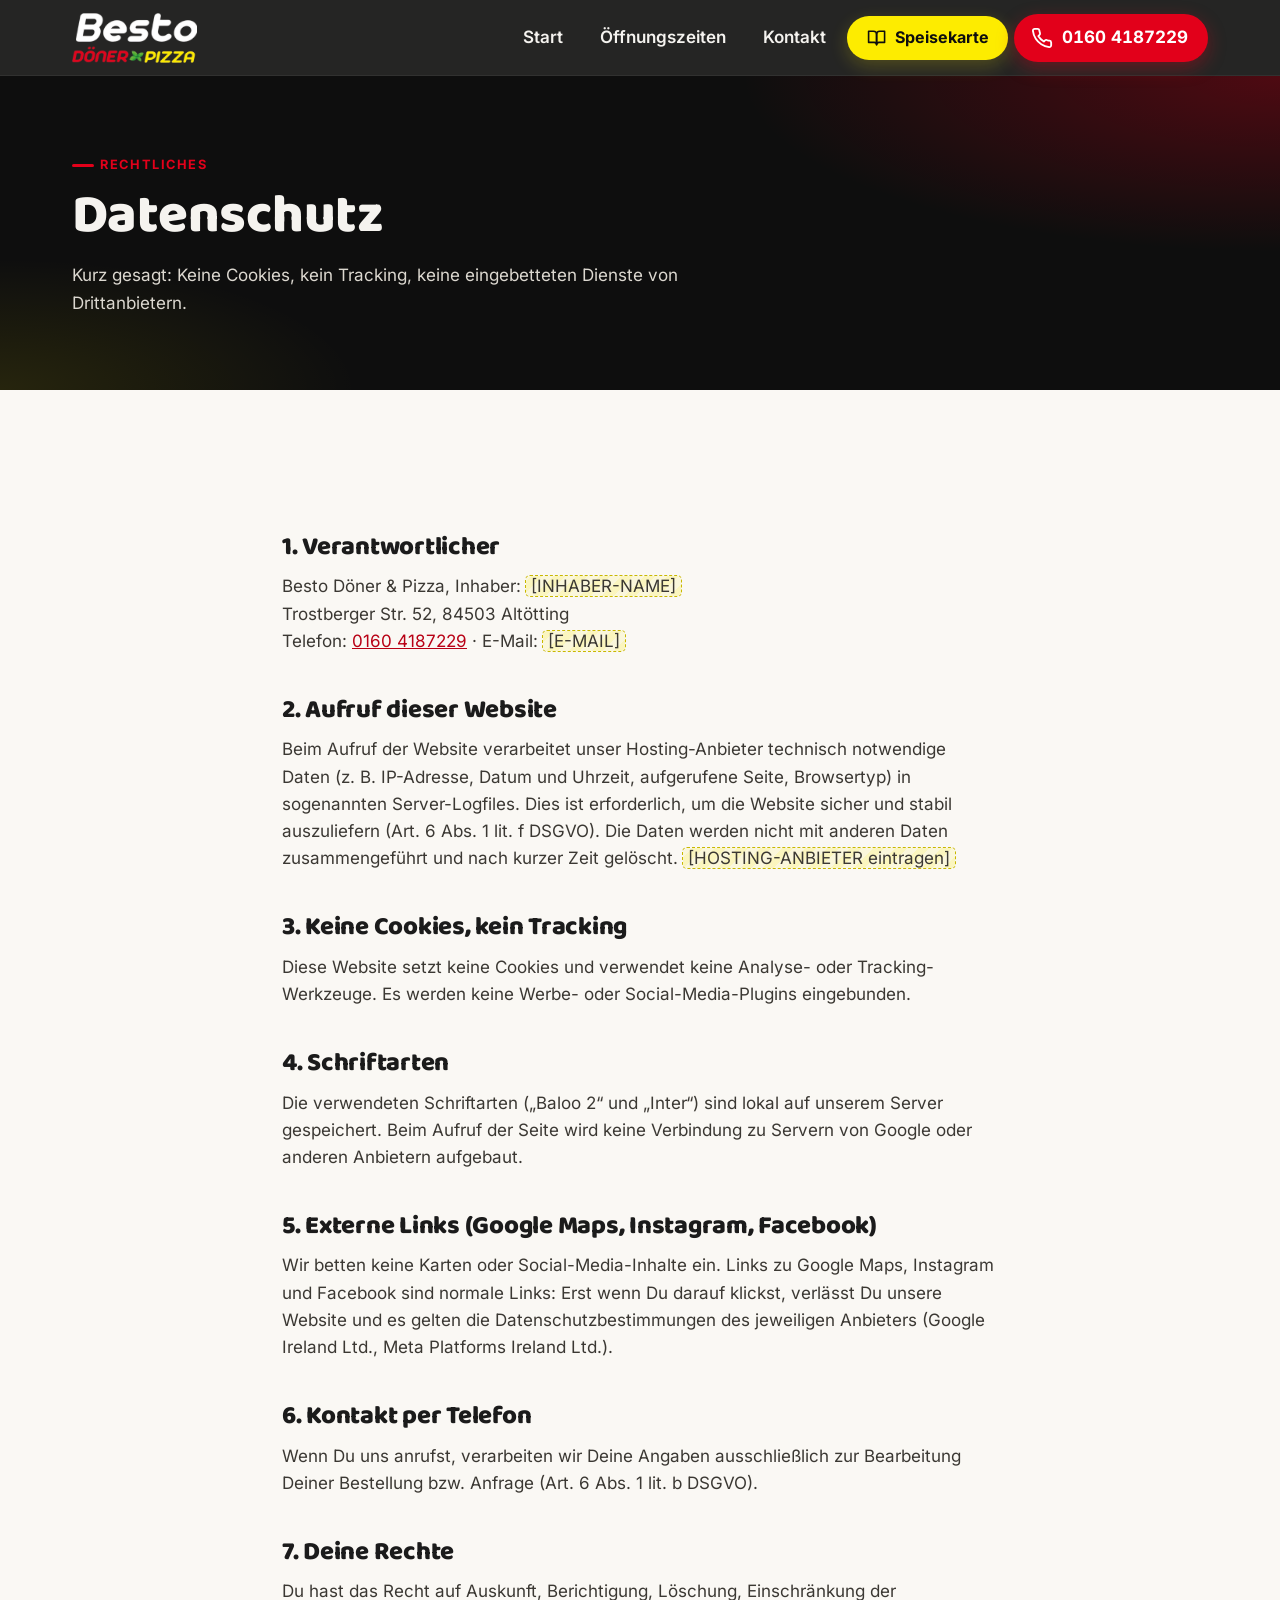
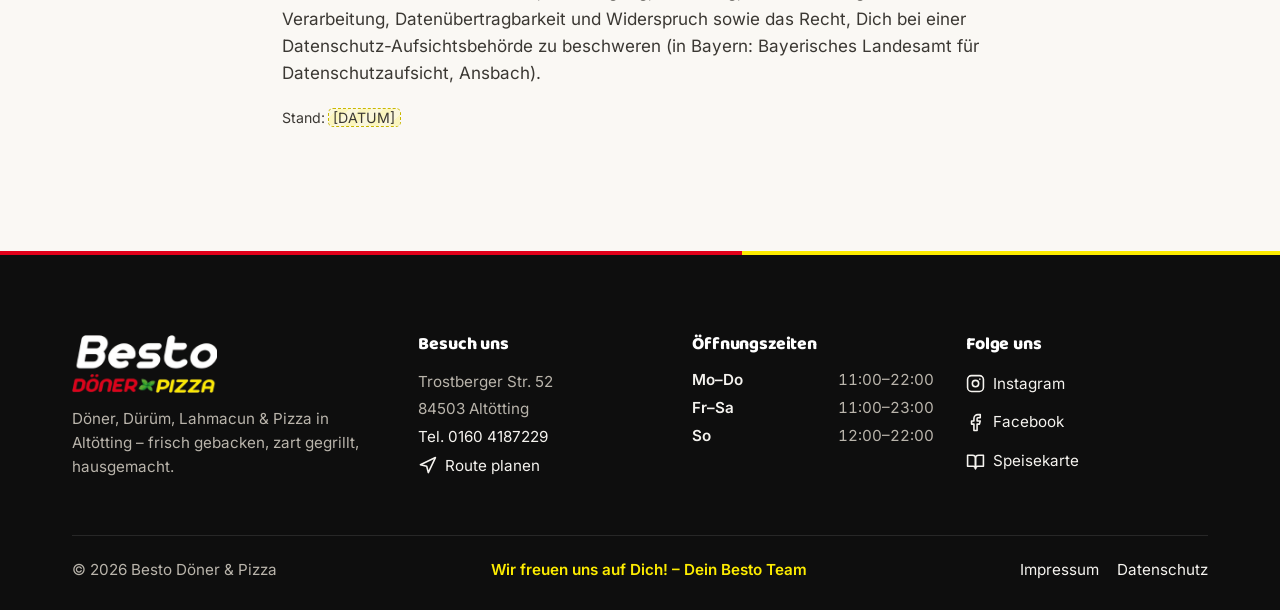
<file: datenschutz.html>
<!doctype html>
<html lang="de" class="no-js">
<head>
<meta charset="utf-8">
<meta name="viewport" content="width=device-width, initial-scale=1, viewport-fit=cover">
<meta name="theme-color" content="#0e0e0e">
<meta name="format-detection" content="telephone=no">
<link rel="icon" href="favicon.ico" sizes="any">
<link rel="icon" href="assets/img/favicon.png" type="image/png">
<link rel="apple-touch-icon" href="assets/img/apple-touch-icon.png">
<link rel="preload" href="assets/fonts/baloo-2-latin-800-normal.woff2" as="font" type="font/woff2" crossorigin>
<link rel="preload" href="assets/fonts/inter-latin-400-normal.woff2" as="font" type="font/woff2" crossorigin>
<link rel="stylesheet" href="assets/css/style.css">
<meta property="og:type" content="restaurant">
<meta property="og:locale" content="de_DE">
<meta property="og:site_name" content="Besto Döner &amp; Pizza">
<meta property="og:image" content="https://[DOMAIN]/assets/img/og-image.jpg">
<meta property="og:image:width" content="1200">
<meta property="og:image:height" content="630">
<meta name="twitter:card" content="summary_large_image">
<title>Datenschutz – Besto Döner & Pizza Altötting</title>
<meta name="description" content="Datenschutzerklärung von Besto Döner & Pizza Altötting: keine Cookies, kein Tracking, lokal eingebundene Schriften.">
<meta name="robots" content="noindex, follow">
<link rel="canonical" href="https://[DOMAIN]/datenschutz.html">
</head>
<body class="has-bottom-bar">
<a class="skip-link" href="#inhalt">Zum Inhalt springen</a>
<header class="site-header">
  <div class="container">
    <a class="brand" href="index.html" aria-label="Besto Döner &amp; Pizza – zur Startseite">
      <img src="assets/img/logo-besto.png" alt="Besto Döner & Pizza" width="640" height="256">
    </a>
    <nav class="header-nav" aria-label="Hauptnavigation">
      <a class="header-nav__link" href="index.html">Start</a>
      <a class="header-nav__link" href="index.html#oeffnungszeiten">Öffnungszeiten</a>
      <a class="header-nav__link" href="index.html#kontakt">Kontakt</a>
      <a class="btn btn--yellow header-nav__menu" href="speisekarte.html"><svg class="icon" viewBox="0 0 24 24" aria-hidden="true" focusable="false"><path d="M2 4h6a4 4 0 0 1 4 4v13a3 3 0 0 0-3-3H2Z"/><path d="M22 4h-6a4 4 0 0 0-4 4v13a3 3 0 0 1 3-3h7Z"/></svg>Speisekarte</a>
      <a class="btn-phone" href="tel:+491604187229" aria-label="Anrufen: 0160 4187229"><svg class="icon" viewBox="0 0 24 24" aria-hidden="true" focusable="false"><path d="M22 16.9v3a2 2 0 0 1-2.2 2 19.8 19.8 0 0 1-8.6-3.1 19.5 19.5 0 0 1-6-6A19.8 19.8 0 0 1 2.1 4.2 2 2 0 0 1 4.1 2h3a2 2 0 0 1 2 1.7c.1 1 .4 1.9.7 2.8a2 2 0 0 1-.5 2.1L8 9.9a16 16 0 0 0 6 6l1.3-1.3a2 2 0 0 1 2.1-.4c.9.3 1.8.6 2.8.7a2 2 0 0 1 1.7 2Z"/></svg><span>0160 4187229</span></a>
    </nav>
  </div>
</header>
<main id="inhalt">
  <section class="page-hero">
    <div class="container">
      <span class="eyebrow">Rechtliches</span>
      <h1>Datenschutz</h1>
      <p class="page-hero__lead">Kurz gesagt: Keine Cookies, kein Tracking, keine eingebetteten Dienste von Drittanbietern.</p>
    </div>
  </section>
  <section class="section">
    <div class="container legal">
      <h2>1. Verantwortlicher</h2>
      <p>Besto Döner &amp; Pizza, Inhaber: <span class="placeholder">[INHABER-NAME]</span><br>Trostberger Str. 52, 84503 Altötting<br>Telefon: <a href="tel:+491604187229">0160 4187229</a> · E-Mail: <span class="placeholder">[E-MAIL]</span></p>

      <h2>2. Aufruf dieser Website</h2>
      <p>Beim Aufruf der Website verarbeitet unser Hosting-Anbieter technisch notwendige Daten (z. B. IP-Adresse, Datum und Uhrzeit, aufgerufene Seite, Browsertyp) in sogenannten Server-Logfiles. Dies ist erforderlich, um die Website sicher und stabil auszuliefern (Art. 6 Abs. 1 lit. f DSGVO). Die Daten werden nicht mit anderen Daten zusammengeführt und nach kurzer Zeit gelöscht. <span class="placeholder">[HOSTING-ANBIETER eintragen]</span></p>

      <h2>3. Keine Cookies, kein Tracking</h2>
      <p>Diese Website setzt keine Cookies und verwendet keine Analyse- oder Tracking-Werkzeuge. Es werden keine Werbe- oder Social-Media-Plugins eingebunden.</p>

      <h2>4. Schriftarten</h2>
      <p>Die verwendeten Schriftarten („Baloo 2“ und „Inter“) sind lokal auf unserem Server gespeichert. Beim Aufruf der Seite wird keine Verbindung zu Servern von Google oder anderen Anbietern aufgebaut.</p>

      <h2>5. Externe Links (Google Maps, Instagram, Facebook)</h2>
      <p>Wir betten keine Karten oder Social-Media-Inhalte ein. Links zu Google Maps, Instagram und Facebook sind normale Links: Erst wenn Du darauf klickst, verlässt Du unsere Website und es gelten die Datenschutzbestimmungen des jeweiligen Anbieters (Google Ireland Ltd., Meta Platforms Ireland Ltd.).</p>

      <h2>6. Kontakt per Telefon</h2>
      <p>Wenn Du uns anrufst, verarbeiten wir Deine Angaben ausschließlich zur Bearbeitung Deiner Bestellung bzw. Anfrage (Art. 6 Abs. 1 lit. b DSGVO).</p>

      <h2>7. Deine Rechte</h2>
      <p>Du hast das Recht auf Auskunft, Berichtigung, Löschung, Einschränkung der Verarbeitung, Datenübertragbarkeit und Widerspruch sowie das Recht, Dich bei einer Datenschutz-Aufsichtsbehörde zu beschweren (in Bayern: Bayerisches Landesamt für Datenschutzaufsicht, Ansbach).</p>

      <p><small>Stand: <span class="placeholder">[DATUM]</span></small></p>
    </div>
  </section>
</main>
<footer class="site-footer">
  <div class="container">
    <div class="footer-grid">
      <div>
        <img src="assets/img/logo-besto.png" alt="Besto Döner & Pizza" width="640" height="256" loading="lazy">
        <p>Döner, Dürüm, Lahmacun &amp; Pizza in Altötting – frisch gebacken, zart gegrillt, hausgemacht.</p>
      </div>
      <div>
        <h2>Besuch uns</h2>
        <address>
          Trostberger Str. 52<br>84503 Altötting<br>
          <a href="tel:+491604187229">Tel. 0160 4187229</a>
        </address>
        <ul class="footer-list">
          <li><a href="https://www.google.com/maps/search/?api=1&amp;query=Trostberger+Str.+52+84503+Alt%C3%B6tting" target="_blank" rel="noopener"><svg class="icon" viewBox="0 0 24 24" aria-hidden="true" focusable="false"><path d="M3 11 22 2l-9 19-2-8Z"/></svg>Route planen</a></li>
        </ul>
      </div>
      <div>
        <h2>Öffnungszeiten</h2>
        <ul class="footer-hours"><li><span>Mo–Do</span><span>11:00–22:00</span></li><li><span>Fr–Sa</span><span>11:00–23:00</span></li><li><span>So</span><span>12:00–22:00</span></li></ul>
      </div>
      <div>
        <h2>Folge uns</h2>
        <ul class="footer-list">
          <li><a href="https://www.instagram.com/besto_imbiss/" target="_blank" rel="noopener"><svg class="icon" viewBox="0 0 24 24" aria-hidden="true" focusable="false"><rect x="2" y="2" width="20" height="20" rx="5"/><circle cx="12" cy="12" r="4"/><path d="M17.5 6.5h.01"/></svg>Instagram</a></li>
          <li><a href="https://www.facebook.com/search/top?q=Besto%20D%C3%B6ner%20%26%20Pizza%20Alt%C3%B6tting" target="_blank" rel="noopener"><svg class="icon" viewBox="0 0 24 24" aria-hidden="true" focusable="false"><path d="M18 2h-3a5 5 0 0 0-5 5v3H7v4h3v8h4v-8h3l1-4h-4V7a1 1 0 0 1 1-1h3Z"/></svg>Facebook</a></li>
          <li><a href="speisekarte.html"><svg class="icon" viewBox="0 0 24 24" aria-hidden="true" focusable="false"><path d="M2 4h6a4 4 0 0 1 4 4v13a3 3 0 0 0-3-3H2Z"/><path d="M22 4h-6a4 4 0 0 0-4 4v13a3 3 0 0 1 3-3h7Z"/></svg>Speisekarte</a></li>
        </ul>
      </div>
    </div>
    <div class="footer-bottom">
      <p>© <span data-year>2026</span> Besto Döner &amp; Pizza</p>
      <p class="footer-love">Wir freuen uns auf Dich! – Dein Besto Team</p>
      <p class="footer-legal"><a href="impressum.html">Impressum</a><a href="datenschutz.html">Datenschutz</a></p>
    </div>
  </div>
</footer>
<nav class="bottom-bar" aria-label="Schnellzugriff">
  <a class="btn" href="tel:+491604187229"><svg class="icon" viewBox="0 0 24 24" aria-hidden="true" focusable="false"><path d="M22 16.9v3a2 2 0 0 1-2.2 2 19.8 19.8 0 0 1-8.6-3.1 19.5 19.5 0 0 1-6-6A19.8 19.8 0 0 1 2.1 4.2 2 2 0 0 1 4.1 2h3a2 2 0 0 1 2 1.7c.1 1 .4 1.9.7 2.8a2 2 0 0 1-.5 2.1L8 9.9a16 16 0 0 0 6 6l1.3-1.3a2 2 0 0 1 2.1-.4c.9.3 1.8.6 2.8.7a2 2 0 0 1 1.7 2Z"/></svg>Anrufen &amp; bestellen</a>
  <a class="btn btn--yellow" href="speisekarte.html"><svg class="icon" viewBox="0 0 24 24" aria-hidden="true" focusable="false"><path d="M2 4h6a4 4 0 0 1 4 4v13a3 3 0 0 0-3-3H2Z"/><path d="M22 4h-6a4 4 0 0 0-4 4v13a3 3 0 0 1 3-3h7Z"/></svg>Speisekarte</a>
</nav>
<script src="assets/js/config.js"></script>
<script src="assets/js/render.js"></script>
<script src="assets/js/main.js"></script>
</body>
</html>
</file>
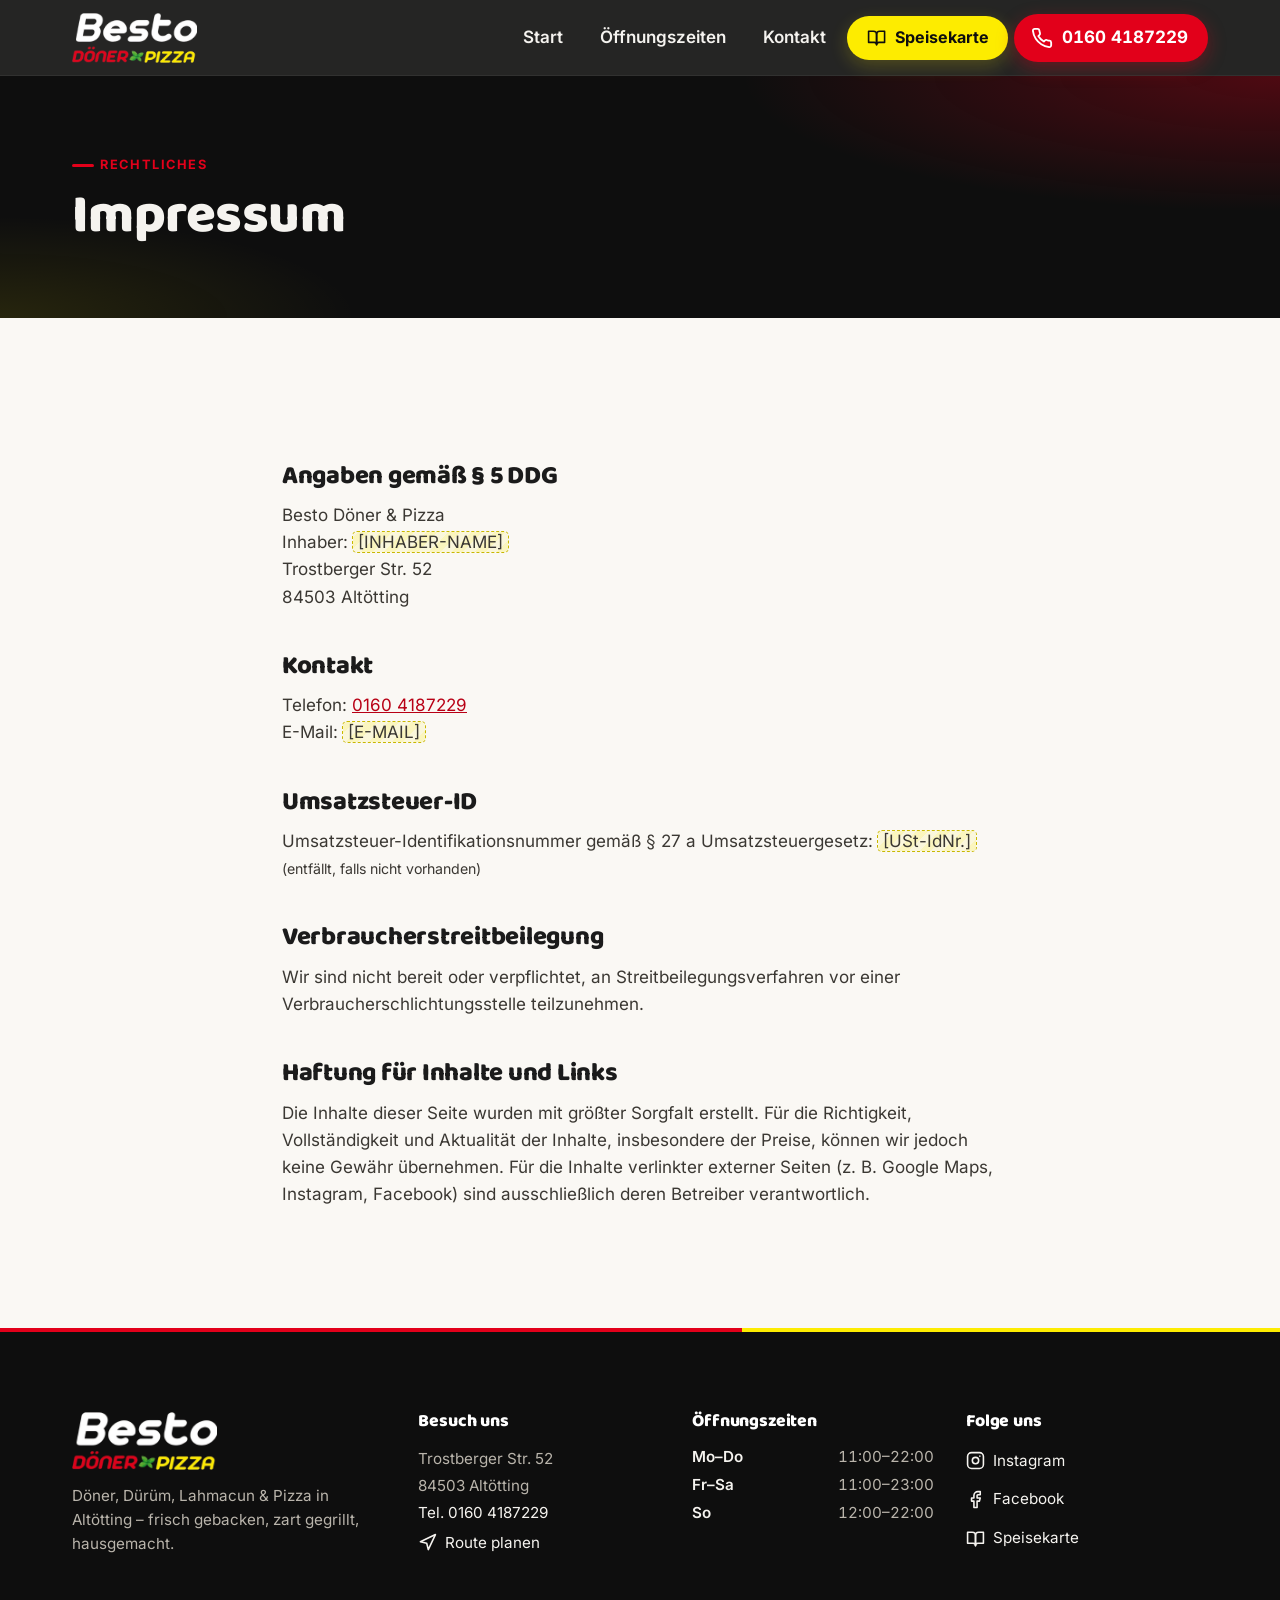
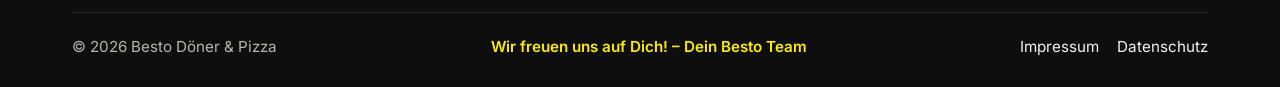
<file: impressum.html>
<!doctype html>
<html lang="de" class="no-js">
<head>
<meta charset="utf-8">
<meta name="viewport" content="width=device-width, initial-scale=1, viewport-fit=cover">
<meta name="theme-color" content="#0e0e0e">
<meta name="format-detection" content="telephone=no">
<link rel="icon" href="favicon.ico" sizes="any">
<link rel="icon" href="assets/img/favicon.png" type="image/png">
<link rel="apple-touch-icon" href="assets/img/apple-touch-icon.png">
<link rel="preload" href="assets/fonts/baloo-2-latin-800-normal.woff2" as="font" type="font/woff2" crossorigin>
<link rel="preload" href="assets/fonts/inter-latin-400-normal.woff2" as="font" type="font/woff2" crossorigin>
<link rel="stylesheet" href="assets/css/style.css">
<meta property="og:type" content="restaurant">
<meta property="og:locale" content="de_DE">
<meta property="og:site_name" content="Besto Döner &amp; Pizza">
<meta property="og:image" content="https://[DOMAIN]/assets/img/og-image.jpg">
<meta property="og:image:width" content="1200">
<meta property="og:image:height" content="630">
<meta name="twitter:card" content="summary_large_image">
<title>Impressum – Besto Döner & Pizza Altötting</title>
<meta name="description" content="Impressum von Besto Döner & Pizza, Trostberger Str. 52, 84503 Altötting.">
<meta name="robots" content="noindex, follow">
<link rel="canonical" href="https://[DOMAIN]/impressum.html">
</head>
<body class="has-bottom-bar">
<a class="skip-link" href="#inhalt">Zum Inhalt springen</a>
<header class="site-header">
  <div class="container">
    <a class="brand" href="index.html" aria-label="Besto Döner &amp; Pizza – zur Startseite">
      <img src="assets/img/logo-besto.png" alt="Besto Döner & Pizza" width="640" height="256">
    </a>
    <nav class="header-nav" aria-label="Hauptnavigation">
      <a class="header-nav__link" href="index.html">Start</a>
      <a class="header-nav__link" href="index.html#oeffnungszeiten">Öffnungszeiten</a>
      <a class="header-nav__link" href="index.html#kontakt">Kontakt</a>
      <a class="btn btn--yellow header-nav__menu" href="speisekarte.html"><svg class="icon" viewBox="0 0 24 24" aria-hidden="true" focusable="false"><path d="M2 4h6a4 4 0 0 1 4 4v13a3 3 0 0 0-3-3H2Z"/><path d="M22 4h-6a4 4 0 0 0-4 4v13a3 3 0 0 1 3-3h7Z"/></svg>Speisekarte</a>
      <a class="btn-phone" href="tel:+491604187229" aria-label="Anrufen: 0160 4187229"><svg class="icon" viewBox="0 0 24 24" aria-hidden="true" focusable="false"><path d="M22 16.9v3a2 2 0 0 1-2.2 2 19.8 19.8 0 0 1-8.6-3.1 19.5 19.5 0 0 1-6-6A19.8 19.8 0 0 1 2.1 4.2 2 2 0 0 1 4.1 2h3a2 2 0 0 1 2 1.7c.1 1 .4 1.9.7 2.8a2 2 0 0 1-.5 2.1L8 9.9a16 16 0 0 0 6 6l1.3-1.3a2 2 0 0 1 2.1-.4c.9.3 1.8.6 2.8.7a2 2 0 0 1 1.7 2Z"/></svg><span>0160 4187229</span></a>
    </nav>
  </div>
</header>
<main id="inhalt">
  <section class="page-hero">
    <div class="container">
      <span class="eyebrow">Rechtliches</span>
      <h1>Impressum</h1>
    </div>
  </section>
  <section class="section">
    <div class="container legal">
      <h2>Angaben gemäß § 5 DDG</h2>
      <p>Besto Döner &amp; Pizza<br>Inhaber: <span class="placeholder">[INHABER-NAME]</span><br>Trostberger Str. 52<br>84503 Altötting</p>
      <h2>Kontakt</h2>
      <p>Telefon: <a href="tel:+491604187229">0160 4187229</a><br>E-Mail: <span class="placeholder">[E-MAIL]</span></p>
      <h2>Umsatzsteuer-ID</h2>
      <p>Umsatzsteuer-Identifikationsnummer gemäß § 27 a Umsatzsteuergesetz: <span class="placeholder">[USt-IdNr.]</span><br><small>(entfällt, falls nicht vorhanden)</small></p>
      <h2>Verbraucherstreitbeilegung</h2>
      <p>Wir sind nicht bereit oder verpflichtet, an Streitbeilegungsverfahren vor einer Verbraucherschlichtungsstelle teilzunehmen.</p>
      <h2>Haftung für Inhalte und Links</h2>
      <p>Die Inhalte dieser Seite wurden mit größter Sorgfalt erstellt. Für die Richtigkeit, Vollständigkeit und Aktualität der Inhalte, insbesondere der Preise, können wir jedoch keine Gewähr übernehmen. Für die Inhalte verlinkter externer Seiten (z. B. Google Maps, Instagram, Facebook) sind ausschließlich deren Betreiber verantwortlich.</p>
    </div>
  </section>
</main>
<footer class="site-footer">
  <div class="container">
    <div class="footer-grid">
      <div>
        <img src="assets/img/logo-besto.png" alt="Besto Döner & Pizza" width="640" height="256" loading="lazy">
        <p>Döner, Dürüm, Lahmacun &amp; Pizza in Altötting – frisch gebacken, zart gegrillt, hausgemacht.</p>
      </div>
      <div>
        <h2>Besuch uns</h2>
        <address>
          Trostberger Str. 52<br>84503 Altötting<br>
          <a href="tel:+491604187229">Tel. 0160 4187229</a>
        </address>
        <ul class="footer-list">
          <li><a href="https://www.google.com/maps/search/?api=1&amp;query=Trostberger+Str.+52+84503+Alt%C3%B6tting" target="_blank" rel="noopener"><svg class="icon" viewBox="0 0 24 24" aria-hidden="true" focusable="false"><path d="M3 11 22 2l-9 19-2-8Z"/></svg>Route planen</a></li>
        </ul>
      </div>
      <div>
        <h2>Öffnungszeiten</h2>
        <ul class="footer-hours"><li><span>Mo–Do</span><span>11:00–22:00</span></li><li><span>Fr–Sa</span><span>11:00–23:00</span></li><li><span>So</span><span>12:00–22:00</span></li></ul>
      </div>
      <div>
        <h2>Folge uns</h2>
        <ul class="footer-list">
          <li><a href="https://www.instagram.com/besto_imbiss/" target="_blank" rel="noopener"><svg class="icon" viewBox="0 0 24 24" aria-hidden="true" focusable="false"><rect x="2" y="2" width="20" height="20" rx="5"/><circle cx="12" cy="12" r="4"/><path d="M17.5 6.5h.01"/></svg>Instagram</a></li>
          <li><a href="https://www.facebook.com/search/top?q=Besto%20D%C3%B6ner%20%26%20Pizza%20Alt%C3%B6tting" target="_blank" rel="noopener"><svg class="icon" viewBox="0 0 24 24" aria-hidden="true" focusable="false"><path d="M18 2h-3a5 5 0 0 0-5 5v3H7v4h3v8h4v-8h3l1-4h-4V7a1 1 0 0 1 1-1h3Z"/></svg>Facebook</a></li>
          <li><a href="speisekarte.html"><svg class="icon" viewBox="0 0 24 24" aria-hidden="true" focusable="false"><path d="M2 4h6a4 4 0 0 1 4 4v13a3 3 0 0 0-3-3H2Z"/><path d="M22 4h-6a4 4 0 0 0-4 4v13a3 3 0 0 1 3-3h7Z"/></svg>Speisekarte</a></li>
        </ul>
      </div>
    </div>
    <div class="footer-bottom">
      <p>© <span data-year>2026</span> Besto Döner &amp; Pizza</p>
      <p class="footer-love">Wir freuen uns auf Dich! – Dein Besto Team</p>
      <p class="footer-legal"><a href="impressum.html">Impressum</a><a href="datenschutz.html">Datenschutz</a></p>
    </div>
  </div>
</footer>
<nav class="bottom-bar" aria-label="Schnellzugriff">
  <a class="btn" href="tel:+491604187229"><svg class="icon" viewBox="0 0 24 24" aria-hidden="true" focusable="false"><path d="M22 16.9v3a2 2 0 0 1-2.2 2 19.8 19.8 0 0 1-8.6-3.1 19.5 19.5 0 0 1-6-6A19.8 19.8 0 0 1 2.1 4.2 2 2 0 0 1 4.1 2h3a2 2 0 0 1 2 1.7c.1 1 .4 1.9.7 2.8a2 2 0 0 1-.5 2.1L8 9.9a16 16 0 0 0 6 6l1.3-1.3a2 2 0 0 1 2.1-.4c.9.3 1.8.6 2.8.7a2 2 0 0 1 1.7 2Z"/></svg>Anrufen &amp; bestellen</a>
  <a class="btn btn--yellow" href="speisekarte.html"><svg class="icon" viewBox="0 0 24 24" aria-hidden="true" focusable="false"><path d="M2 4h6a4 4 0 0 1 4 4v13a3 3 0 0 0-3-3H2Z"/><path d="M22 4h-6a4 4 0 0 0-4 4v13a3 3 0 0 1 3-3h7Z"/></svg>Speisekarte</a>
</nav>
<script src="assets/js/config.js"></script>
<script src="assets/js/render.js"></script>
<script src="assets/js/main.js"></script>
</body>
</html>
</file>
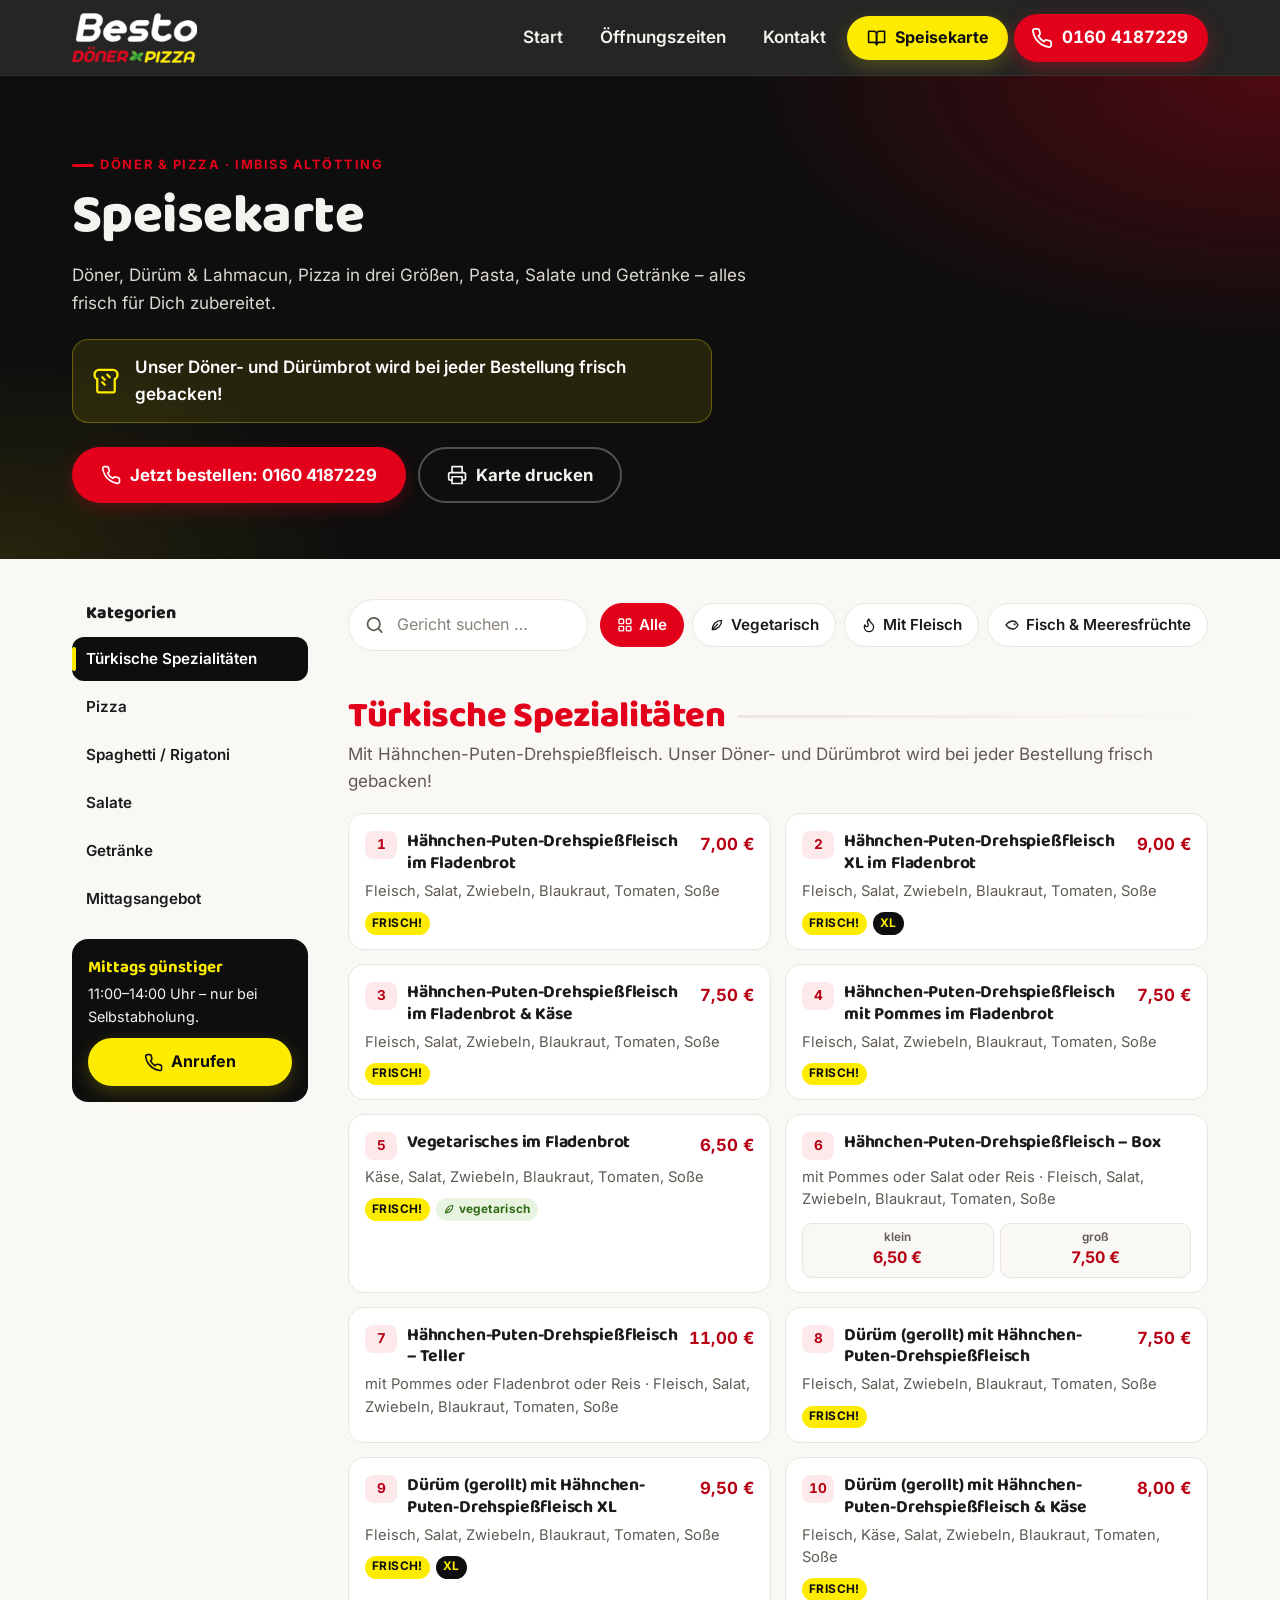
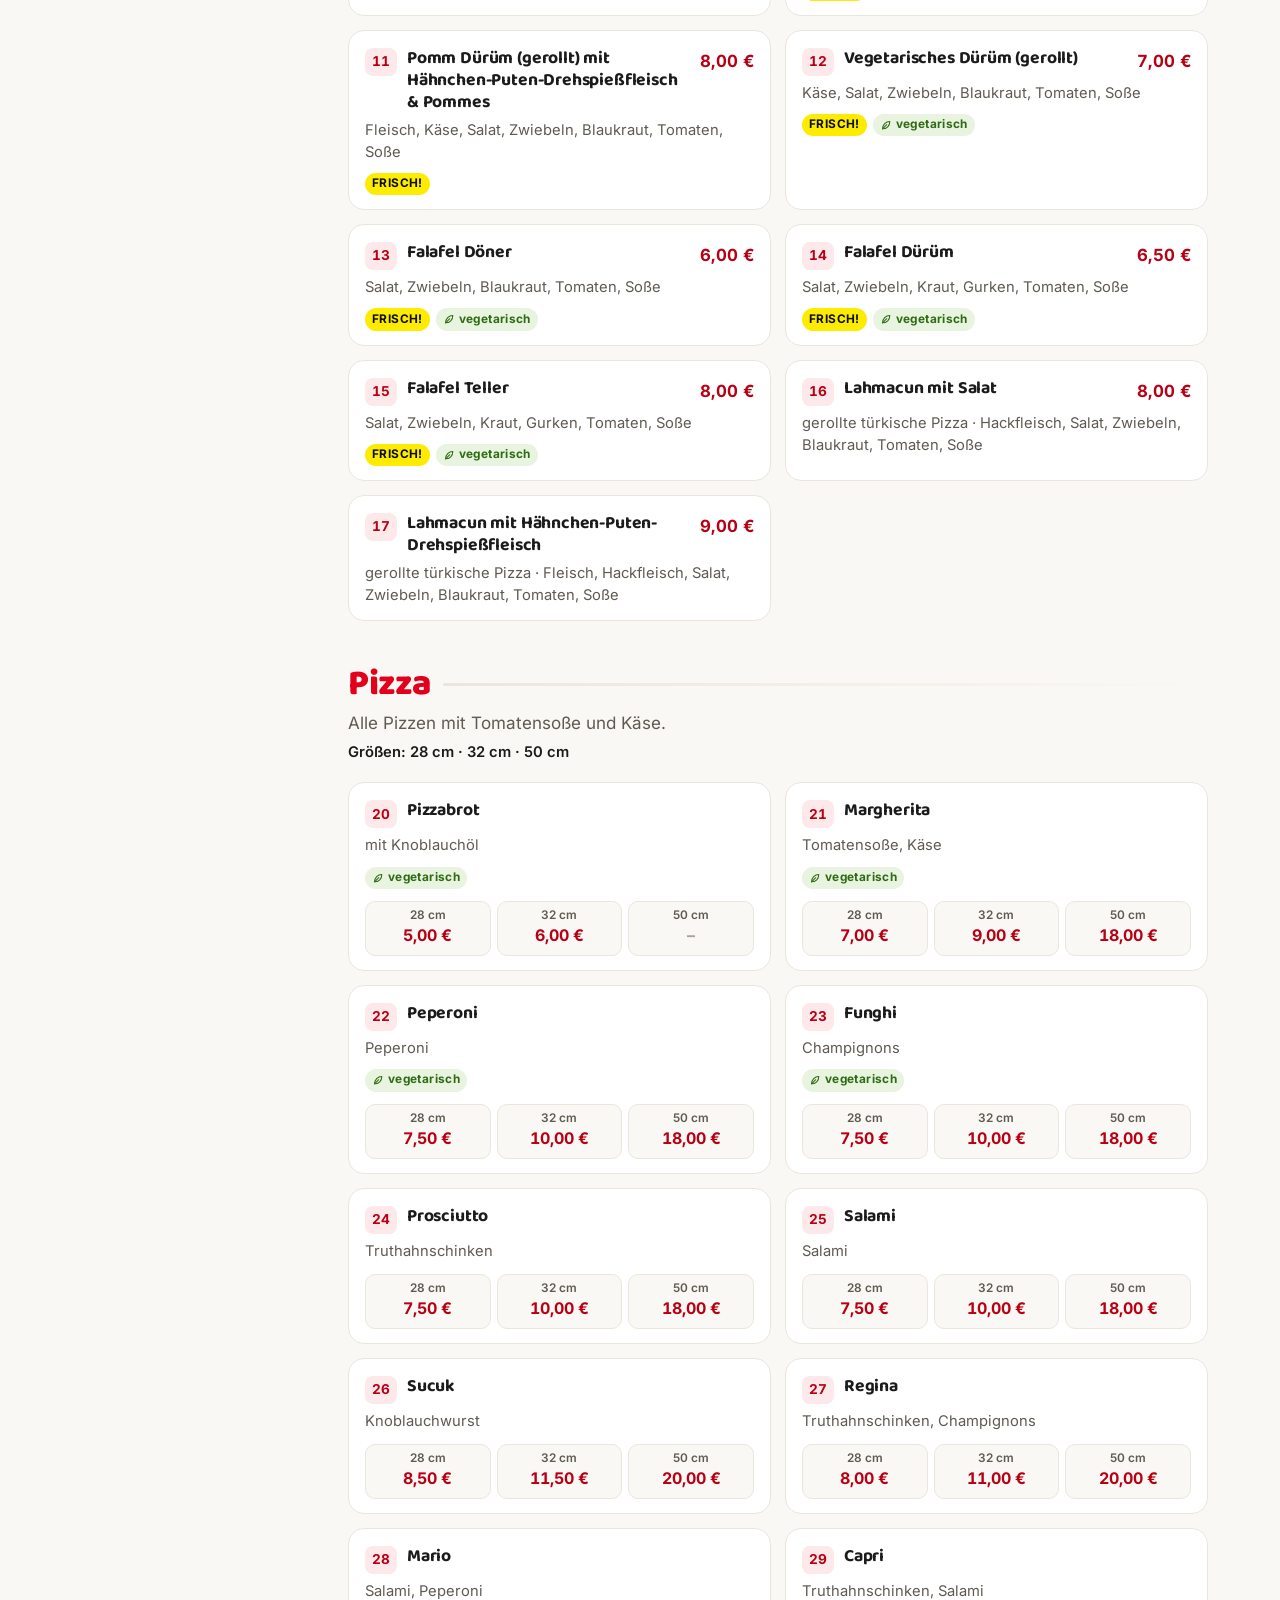
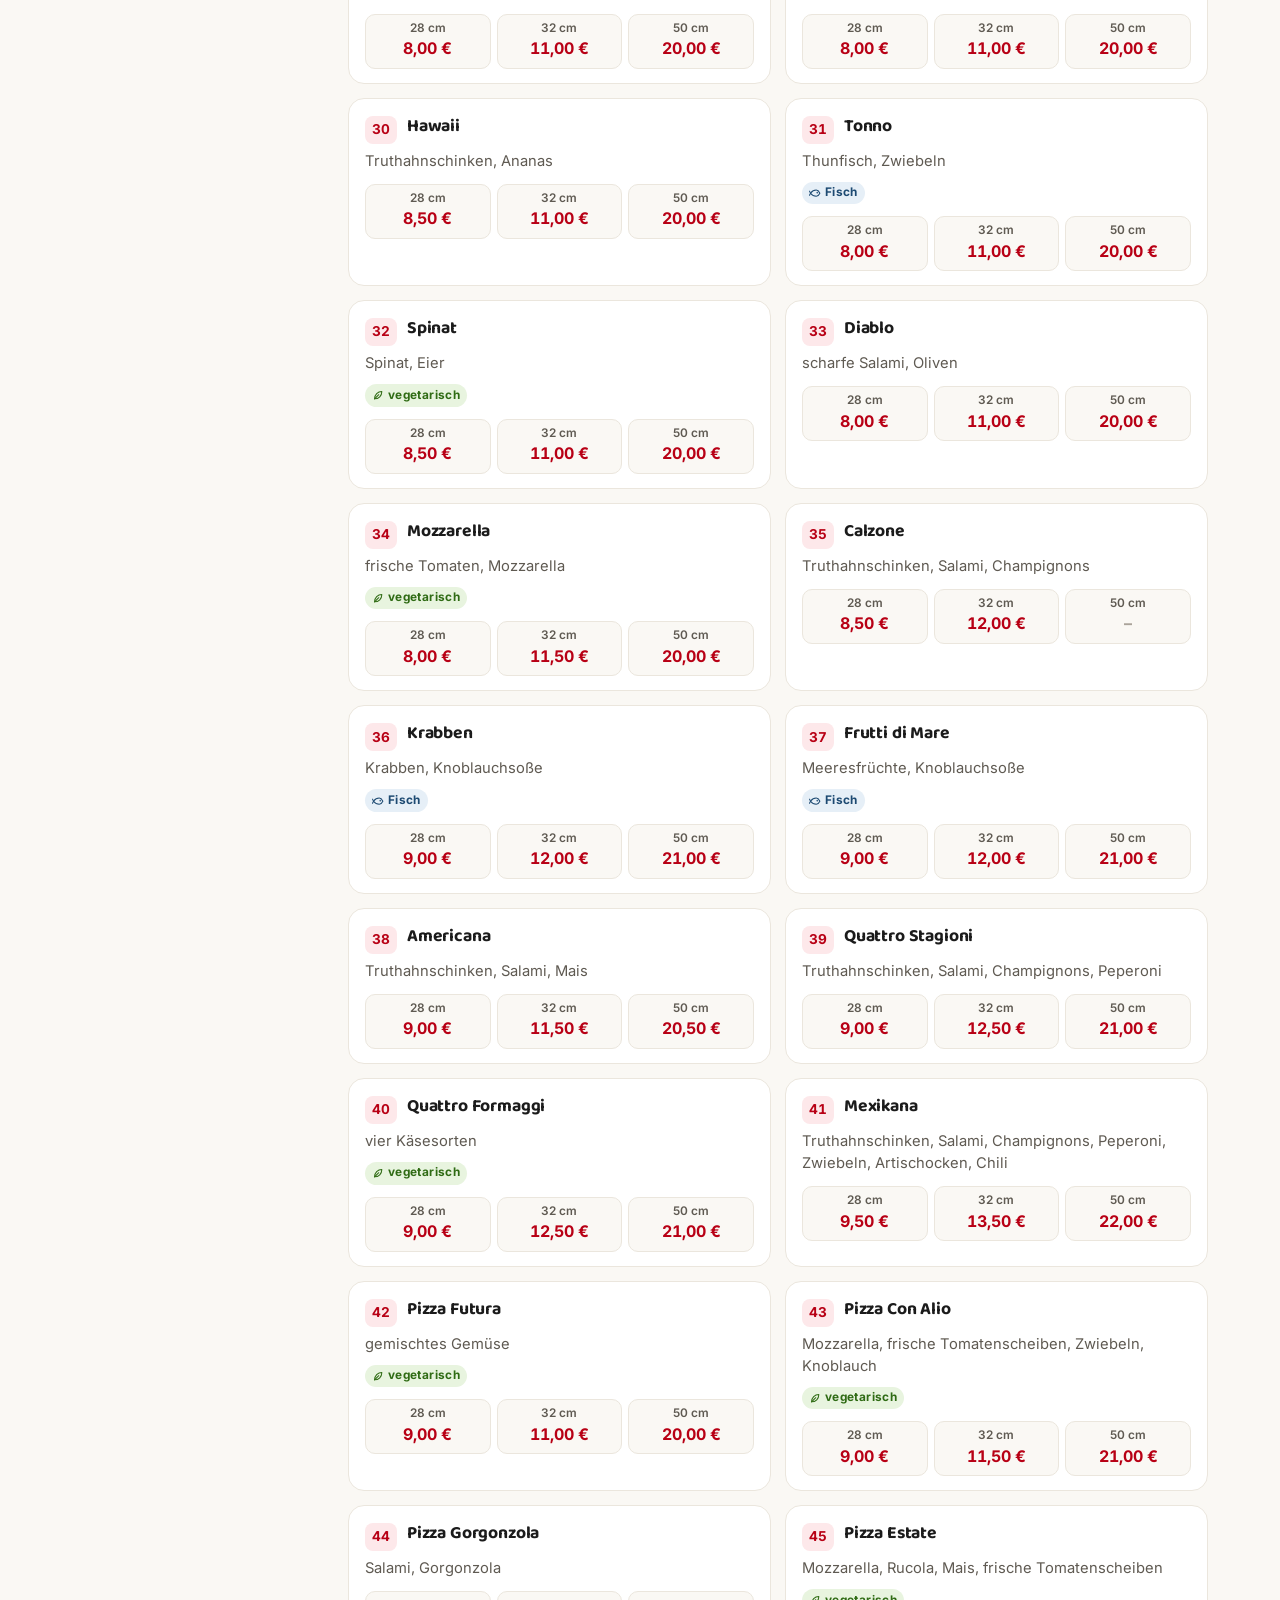
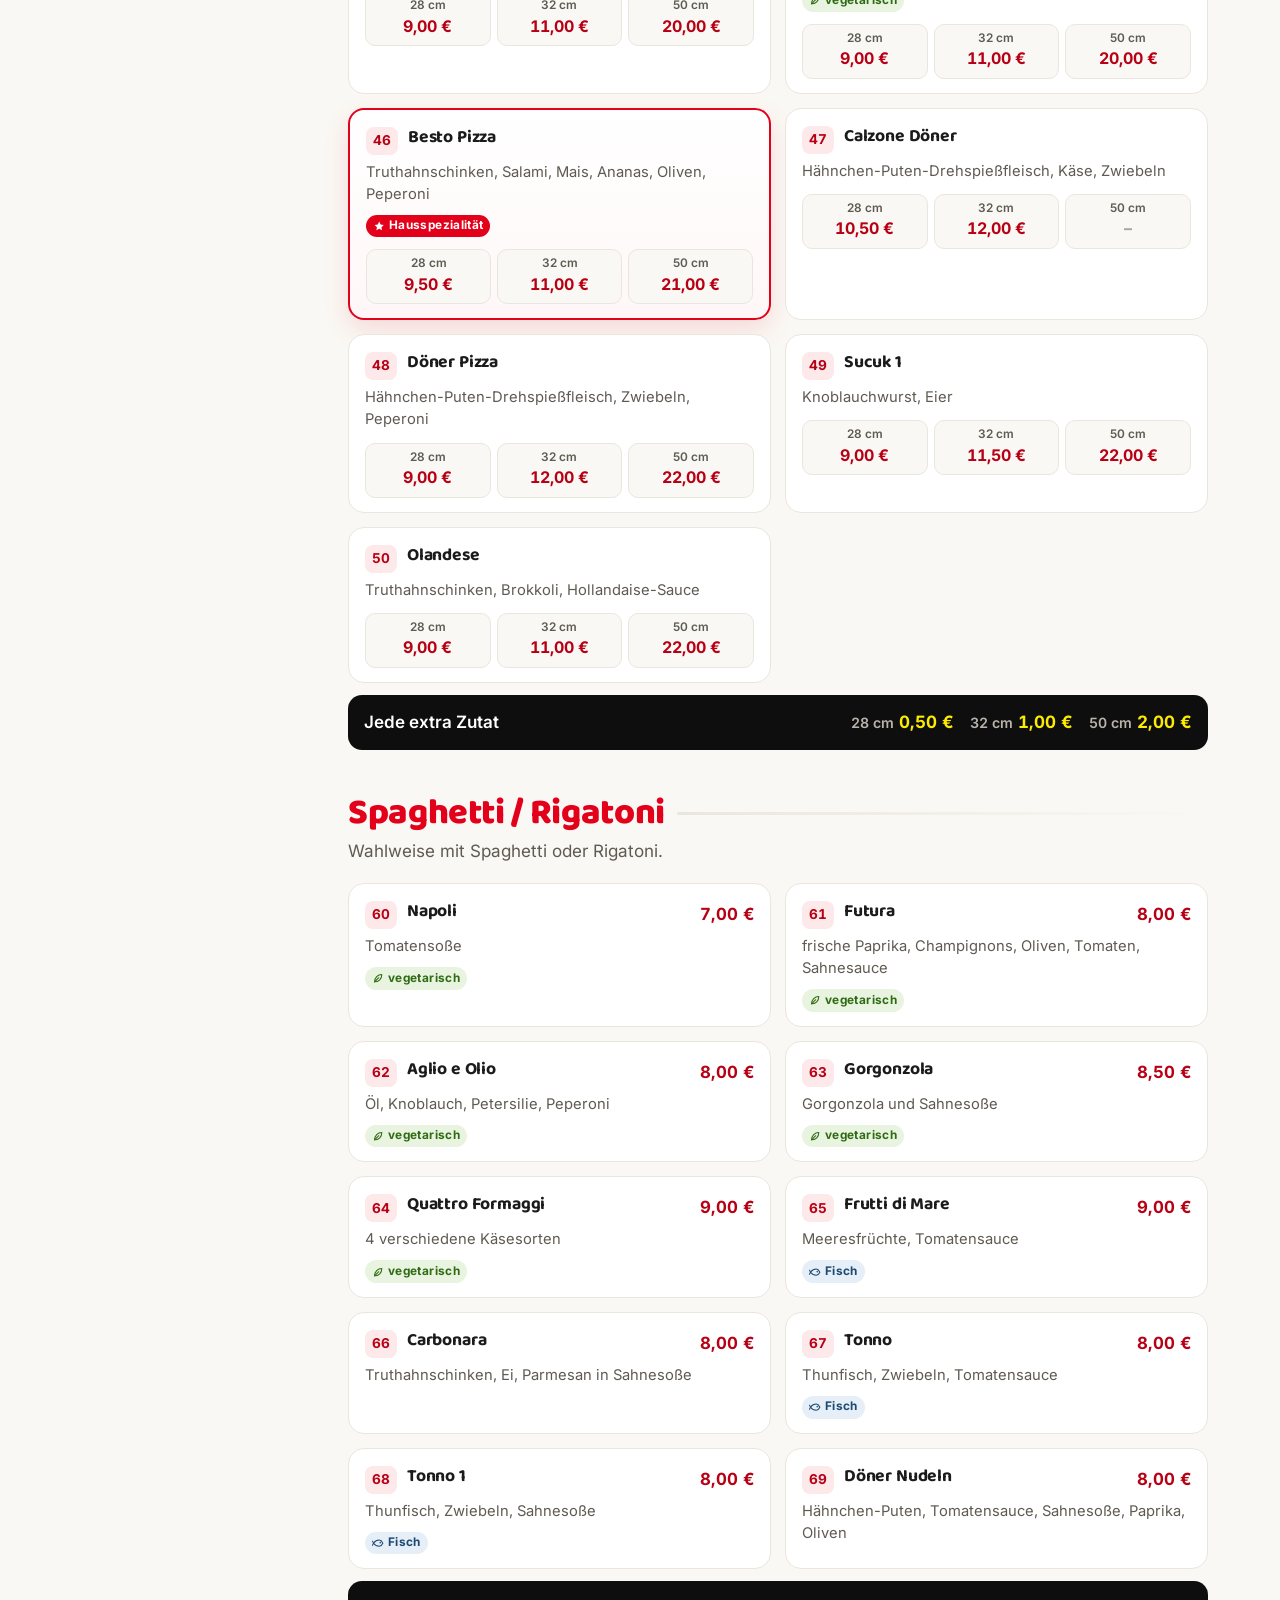
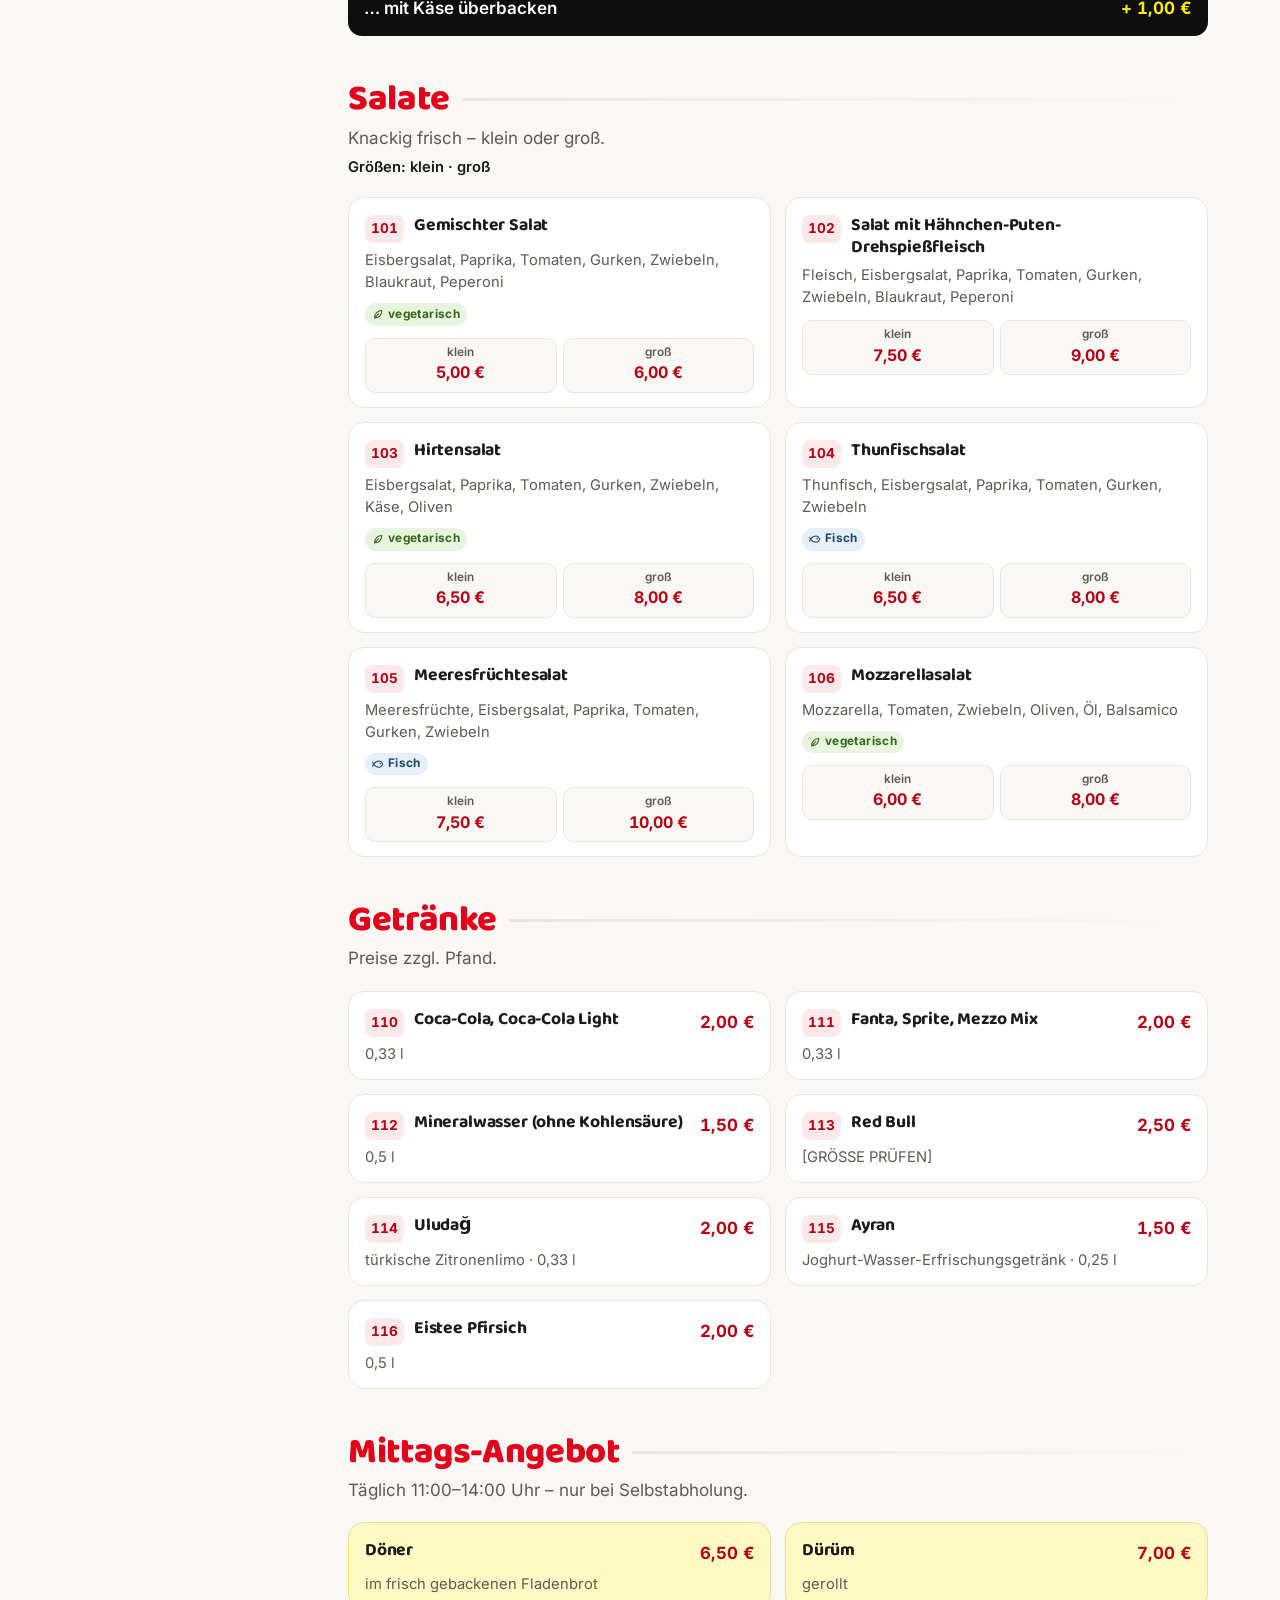
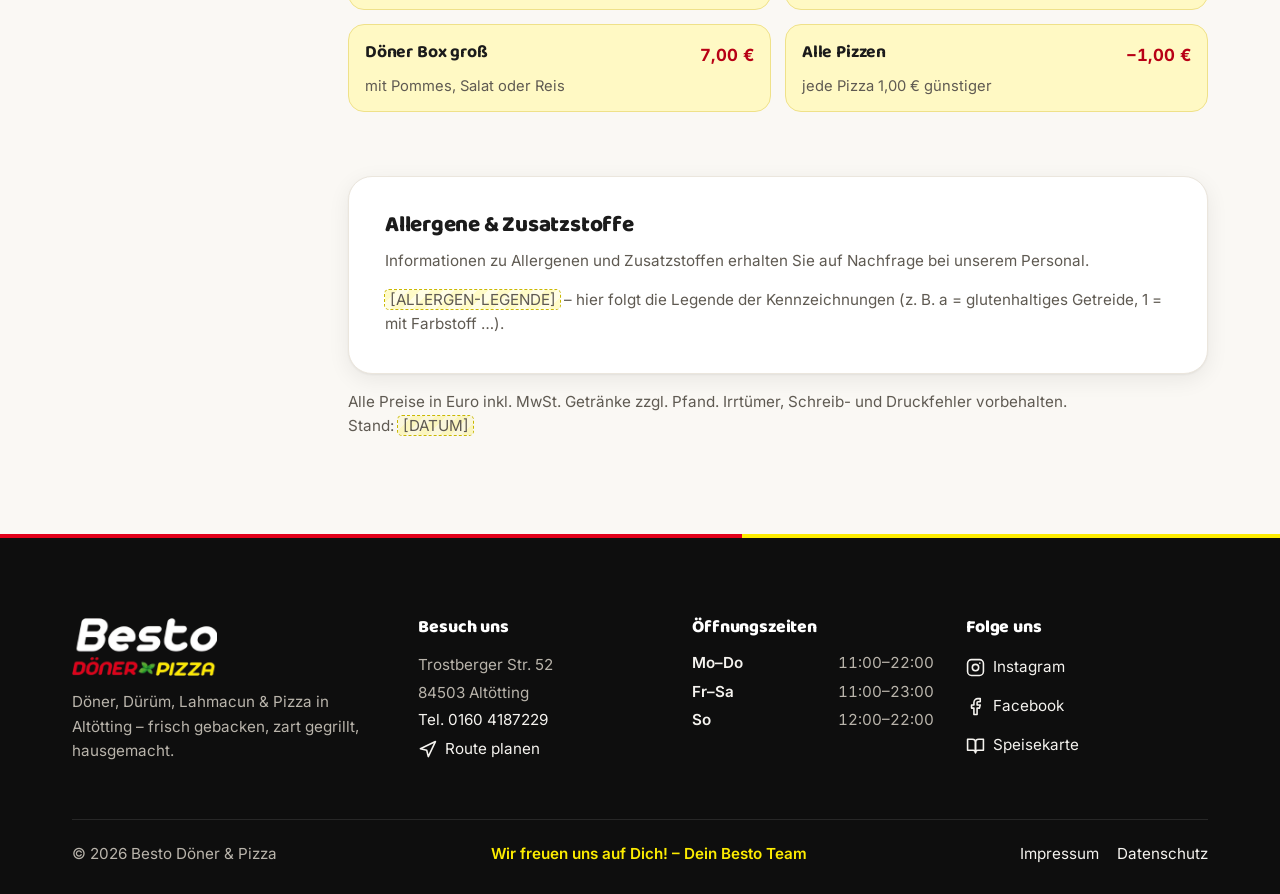
<file: speisekarte.html>
<!doctype html>
<html lang="de" class="no-js">
<head>
<meta charset="utf-8">
<meta name="viewport" content="width=device-width, initial-scale=1, viewport-fit=cover">
<meta name="theme-color" content="#0e0e0e">
<meta name="format-detection" content="telephone=no">
<link rel="icon" href="favicon.ico" sizes="any">
<link rel="icon" href="assets/img/favicon.png" type="image/png">
<link rel="apple-touch-icon" href="assets/img/apple-touch-icon.png">
<link rel="preload" href="assets/fonts/baloo-2-latin-800-normal.woff2" as="font" type="font/woff2" crossorigin>
<link rel="preload" href="assets/fonts/inter-latin-400-normal.woff2" as="font" type="font/woff2" crossorigin>
<link rel="stylesheet" href="assets/css/style.css">
<meta property="og:type" content="restaurant">
<meta property="og:locale" content="de_DE">
<meta property="og:site_name" content="Besto Döner &amp; Pizza">
<meta property="og:image" content="https://[DOMAIN]/assets/img/og-image.jpg">
<meta property="og:image:width" content="1200">
<meta property="og:image:height" content="630">
<meta name="twitter:card" content="summary_large_image">
<title>Speisekarte – Besto Döner & Pizza Altötting | Döner, Pizza, Pasta & Salate</title>
<meta name="description" content="Die komplette Speisekarte von Besto Döner & Pizza in Altötting: Döner, Dürüm, Lahmacun, Falafel, über 30 Pizzen, Spaghetti, Salate und Getränke – mit allen Preisen. Jetzt anrufen: 0160 4187229.">
<link rel="canonical" href="https://[DOMAIN]/speisekarte.html">
<meta property="og:title" content="Speisekarte – Besto Döner & Pizza Altötting">
<meta property="og:description" content="Döner, Dürüm, Lahmacun, Pizza, Pasta & Salate in Altötting – alle Gerichte und Preise.">
<meta property="og:url" content="https://[DOMAIN]/speisekarte.html">
<script type="application/ld+json">{
  "@context": "https://schema.org",
  "@type": "Restaurant",
  "@id": "https://[DOMAIN]/#restaurant",
  "name": "Besto Döner & Pizza",
  "image": "https://[DOMAIN]/assets/img/og-image.jpg",
  "logo": "https://[DOMAIN]/assets/img/logo.png",
  "url": "https://[DOMAIN]/",
  "telephone": "+491604187229",
  "servesCuisine": [
    "Türkisch",
    "Döner",
    "Pizza",
    "Pasta"
  ],
  "priceRange": "€",
  "address": {
    "@type": "PostalAddress",
    "streetAddress": "Trostberger Str. 52",
    "postalCode": "84503",
    "addressLocality": "Altötting",
    "addressCountry": "DE"
  },
  "hasMap": "https://www.google.com/maps/search/?api=1&query=Trostberger+Str.+52+84503+Alt%C3%B6tting",
  "acceptsReservations": false,
  "menu": "https://[DOMAIN]/speisekarte.html",
  "sameAs": [
    "https://www.instagram.com/besto_imbiss/"
  ],
  "hasMenu": {
    "@type": "Menu",
    "name": "Speisekarte Besto Döner & Pizza",
    "url": "https://[DOMAIN]/speisekarte.html",
    "inLanguage": "de",
    "hasMenuSection": [
      {
        "@type": "MenuSection",
        "name": "Türkische Spezialitäten",
        "hasMenuItem": [
          {
            "@type": "MenuItem",
            "name": "1. Hähnchen-Puten-Drehspießfleisch im Fladenbrot",
            "description": "Fleisch, Salat, Zwiebeln, Blaukraut, Tomaten, Soße",
            "offers": {
              "@type": "Offer",
              "price": "7.00",
              "priceCurrency": "EUR"
            }
          },
          {
            "@type": "MenuItem",
            "name": "2. Hähnchen-Puten-Drehspießfleisch XL im Fladenbrot",
            "description": "Fleisch, Salat, Zwiebeln, Blaukraut, Tomaten, Soße",
            "offers": {
              "@type": "Offer",
              "price": "9.00",
              "priceCurrency": "EUR"
            }
          },
          {
            "@type": "MenuItem",
            "name": "3. Hähnchen-Puten-Drehspießfleisch im Fladenbrot & Käse",
            "description": "Fleisch, Salat, Zwiebeln, Blaukraut, Tomaten, Soße",
            "offers": {
              "@type": "Offer",
              "price": "7.50",
              "priceCurrency": "EUR"
            }
          },
          {
            "@type": "MenuItem",
            "name": "4. Hähnchen-Puten-Drehspießfleisch mit Pommes im Fladenbrot",
            "description": "Fleisch, Salat, Zwiebeln, Blaukraut, Tomaten, Soße",
            "offers": {
              "@type": "Offer",
              "price": "7.50",
              "priceCurrency": "EUR"
            }
          },
          {
            "@type": "MenuItem",
            "name": "5. Vegetarisches im Fladenbrot",
            "description": "Käse, Salat, Zwiebeln, Blaukraut, Tomaten, Soße",
            "suitableForDiet": "https://schema.org/VegetarianDiet",
            "offers": {
              "@type": "Offer",
              "price": "6.50",
              "priceCurrency": "EUR"
            }
          },
          {
            "@type": "MenuItem",
            "name": "6. Hähnchen-Puten-Drehspießfleisch – Box",
            "description": "mit Pommes oder Salat oder Reis · Fleisch, Salat, Zwiebeln, Blaukraut, Tomaten, Soße",
            "offers": [
              {
                "@type": "Offer",
                "price": "6.50",
                "priceCurrency": "EUR",
                "name": "klein"
              },
              {
                "@type": "Offer",
                "price": "7.50",
                "priceCurrency": "EUR",
                "name": "groß"
              }
            ]
          },
          {
            "@type": "MenuItem",
            "name": "7. Hähnchen-Puten-Drehspießfleisch – Teller",
            "description": "mit Pommes oder Fladenbrot oder Reis · Fleisch, Salat, Zwiebeln, Blaukraut, Tomaten, Soße",
            "offers": {
              "@type": "Offer",
              "price": "11.00",
              "priceCurrency": "EUR"
            }
          },
          {
            "@type": "MenuItem",
            "name": "8. Dürüm (gerollt) mit Hähnchen-Puten-Drehspießfleisch",
            "description": "Fleisch, Salat, Zwiebeln, Blaukraut, Tomaten, Soße",
            "offers": {
              "@type": "Offer",
              "price": "7.50",
              "priceCurrency": "EUR"
            }
          },
          {
            "@type": "MenuItem",
            "name": "9. Dürüm (gerollt) mit Hähnchen-Puten-Drehspießfleisch XL",
            "description": "Fleisch, Salat, Zwiebeln, Blaukraut, Tomaten, Soße",
            "offers": {
              "@type": "Offer",
              "price": "9.50",
              "priceCurrency": "EUR"
            }
          },
          {
            "@type": "MenuItem",
            "name": "10. Dürüm (gerollt) mit Hähnchen-Puten-Drehspießfleisch & Käse",
            "description": "Fleisch, Käse, Salat, Zwiebeln, Blaukraut, Tomaten, Soße",
            "offers": {
              "@type": "Offer",
              "price": "8.00",
              "priceCurrency": "EUR"
            }
          },
          {
            "@type": "MenuItem",
            "name": "11. Pomm Dürüm (gerollt) mit Hähnchen-Puten-Drehspießfleisch & Pommes",
            "description": "Fleisch, Käse, Salat, Zwiebeln, Blaukraut, Tomaten, Soße",
            "offers": {
              "@type": "Offer",
              "price": "8.00",
              "priceCurrency": "EUR"
            }
          },
          {
            "@type": "MenuItem",
            "name": "12. Vegetarisches Dürüm (gerollt)",
            "description": "Käse, Salat, Zwiebeln, Blaukraut, Tomaten, Soße",
            "suitableForDiet": "https://schema.org/VegetarianDiet",
            "offers": {
              "@type": "Offer",
              "price": "7.00",
              "priceCurrency": "EUR"
            }
          },
          {
            "@type": "MenuItem",
            "name": "13. Falafel Döner",
            "description": "Salat, Zwiebeln, Blaukraut, Tomaten, Soße",
            "suitableForDiet": "https://schema.org/VegetarianDiet",
            "offers": {
              "@type": "Offer",
              "price": "6.00",
              "priceCurrency": "EUR"
            }
          },
          {
            "@type": "MenuItem",
            "name": "14. Falafel Dürüm",
            "description": "Salat, Zwiebeln, Kraut, Gurken, Tomaten, Soße",
            "suitableForDiet": "https://schema.org/VegetarianDiet",
            "offers": {
              "@type": "Offer",
              "price": "6.50",
              "priceCurrency": "EUR"
            }
          },
          {
            "@type": "MenuItem",
            "name": "15. Falafel Teller",
            "description": "Salat, Zwiebeln, Kraut, Gurken, Tomaten, Soße",
            "suitableForDiet": "https://schema.org/VegetarianDiet",
            "offers": {
              "@type": "Offer",
              "price": "8.00",
              "priceCurrency": "EUR"
            }
          },
          {
            "@type": "MenuItem",
            "name": "16. Lahmacun mit Salat",
            "description": "gerollte türkische Pizza · Hackfleisch, Salat, Zwiebeln, Blaukraut, Tomaten, Soße",
            "offers": {
              "@type": "Offer",
              "price": "8.00",
              "priceCurrency": "EUR"
            }
          },
          {
            "@type": "MenuItem",
            "name": "17. Lahmacun mit Hähnchen-Puten-Drehspießfleisch",
            "description": "gerollte türkische Pizza · Fleisch, Hackfleisch, Salat, Zwiebeln, Blaukraut, Tomaten, Soße",
            "offers": {
              "@type": "Offer",
              "price": "9.00",
              "priceCurrency": "EUR"
            }
          }
        ]
      },
      {
        "@type": "MenuSection",
        "name": "Pizza",
        "hasMenuItem": [
          {
            "@type": "MenuItem",
            "name": "20. Pizzabrot",
            "description": "mit Knoblauchöl",
            "suitableForDiet": "https://schema.org/VegetarianDiet",
            "offers": [
              {
                "@type": "Offer",
                "price": "5.00",
                "priceCurrency": "EUR",
                "name": "28 cm"
              },
              {
                "@type": "Offer",
                "price": "6.00",
                "priceCurrency": "EUR",
                "name": "32 cm"
              }
            ]
          },
          {
            "@type": "MenuItem",
            "name": "21. Margherita",
            "description": "Tomatensoße, Käse",
            "suitableForDiet": "https://schema.org/VegetarianDiet",
            "offers": [
              {
                "@type": "Offer",
                "price": "7.00",
                "priceCurrency": "EUR",
                "name": "28 cm"
              },
              {
                "@type": "Offer",
                "price": "9.00",
                "priceCurrency": "EUR",
                "name": "32 cm"
              },
              {
                "@type": "Offer",
                "price": "18.00",
                "priceCurrency": "EUR",
                "name": "50 cm"
              }
            ]
          },
          {
            "@type": "MenuItem",
            "name": "22. Peperoni",
            "description": "Peperoni",
            "suitableForDiet": "https://schema.org/VegetarianDiet",
            "offers": [
              {
                "@type": "Offer",
                "price": "7.50",
                "priceCurrency": "EUR",
                "name": "28 cm"
              },
              {
                "@type": "Offer",
                "price": "10.00",
                "priceCurrency": "EUR",
                "name": "32 cm"
              },
              {
                "@type": "Offer",
                "price": "18.00",
                "priceCurrency": "EUR",
                "name": "50 cm"
              }
            ]
          },
          {
            "@type": "MenuItem",
            "name": "23. Funghi",
            "description": "Champignons",
            "suitableForDiet": "https://schema.org/VegetarianDiet",
            "offers": [
              {
                "@type": "Offer",
                "price": "7.50",
                "priceCurrency": "EUR",
                "name": "28 cm"
              },
              {
                "@type": "Offer",
                "price": "10.00",
                "priceCurrency": "EUR",
                "name": "32 cm"
              },
              {
                "@type": "Offer",
                "price": "18.00",
                "priceCurrency": "EUR",
                "name": "50 cm"
              }
            ]
          },
          {
            "@type": "MenuItem",
            "name": "24. Prosciutto",
            "description": "Truthahnschinken",
            "offers": [
              {
                "@type": "Offer",
                "price": "7.50",
                "priceCurrency": "EUR",
                "name": "28 cm"
              },
              {
                "@type": "Offer",
                "price": "10.00",
                "priceCurrency": "EUR",
                "name": "32 cm"
              },
              {
                "@type": "Offer",
                "price": "18.00",
                "priceCurrency": "EUR",
                "name": "50 cm"
              }
            ]
          },
          {
            "@type": "MenuItem",
            "name": "25. Salami",
            "description": "Salami",
            "offers": [
              {
                "@type": "Offer",
                "price": "7.50",
                "priceCurrency": "EUR",
                "name": "28 cm"
              },
              {
                "@type": "Offer",
                "price": "10.00",
                "priceCurrency": "EUR",
                "name": "32 cm"
              },
              {
                "@type": "Offer",
                "price": "18.00",
                "priceCurrency": "EUR",
                "name": "50 cm"
              }
            ]
          },
          {
            "@type": "MenuItem",
            "name": "26. Sucuk",
            "description": "Knoblauchwurst",
            "offers": [
              {
                "@type": "Offer",
                "price": "8.50",
                "priceCurrency": "EUR",
                "name": "28 cm"
              },
              {
                "@type": "Offer",
                "price": "11.50",
                "priceCurrency": "EUR",
                "name": "32 cm"
              },
              {
                "@type": "Offer",
                "price": "20.00",
                "priceCurrency": "EUR",
                "name": "50 cm"
              }
            ]
          },
          {
            "@type": "MenuItem",
            "name": "27. Regina",
            "description": "Truthahnschinken, Champignons",
            "offers": [
              {
                "@type": "Offer",
                "price": "8.00",
                "priceCurrency": "EUR",
                "name": "28 cm"
              },
              {
                "@type": "Offer",
                "price": "11.00",
                "priceCurrency": "EUR",
                "name": "32 cm"
              },
              {
                "@type": "Offer",
                "price": "20.00",
                "priceCurrency": "EUR",
                "name": "50 cm"
              }
            ]
          },
          {
            "@type": "MenuItem",
            "name": "28. Mario",
            "description": "Salami, Peperoni",
            "offers": [
              {
                "@type": "Offer",
                "price": "8.00",
                "priceCurrency": "EUR",
                "name": "28 cm"
              },
              {
                "@type": "Offer",
                "price": "11.00",
                "priceCurrency": "EUR",
                "name": "32 cm"
              },
              {
                "@type": "Offer",
                "price": "20.00",
                "priceCurrency": "EUR",
                "name": "50 cm"
              }
            ]
          },
          {
            "@type": "MenuItem",
            "name": "29. Capri",
            "description": "Truthahnschinken, Salami",
            "offers": [
              {
                "@type": "Offer",
                "price": "8.00",
                "priceCurrency": "EUR",
                "name": "28 cm"
              },
              {
                "@type": "Offer",
                "price": "11.00",
                "priceCurrency": "EUR",
                "name": "32 cm"
              },
              {
                "@type": "Offer",
                "price": "20.00",
                "priceCurrency": "EUR",
                "name": "50 cm"
              }
            ]
          },
          {
            "@type": "MenuItem",
            "name": "30. Hawaii",
            "description": "Truthahnschinken, Ananas",
            "offers": [
              {
                "@type": "Offer",
                "price": "8.50",
                "priceCurrency": "EUR",
                "name": "28 cm"
              },
              {
                "@type": "Offer",
                "price": "11.00",
                "priceCurrency": "EUR",
                "name": "32 cm"
              },
              {
                "@type": "Offer",
                "price": "20.00",
                "priceCurrency": "EUR",
                "name": "50 cm"
              }
            ]
          },
          {
            "@type": "MenuItem",
            "name": "31. Tonno",
            "description": "Thunfisch, Zwiebeln",
            "offers": [
              {
                "@type": "Offer",
                "price": "8.00",
                "priceCurrency": "EUR",
                "name": "28 cm"
              },
              {
                "@type": "Offer",
                "price": "11.00",
                "priceCurrency": "EUR",
                "name": "32 cm"
              },
              {
                "@type": "Offer",
                "price": "20.00",
                "priceCurrency": "EUR",
                "name": "50 cm"
              }
            ]
          },
          {
            "@type": "MenuItem",
            "name": "32. Spinat",
            "description": "Spinat, Eier",
            "suitableForDiet": "https://schema.org/VegetarianDiet",
            "offers": [
              {
                "@type": "Offer",
                "price": "8.50",
                "priceCurrency": "EUR",
                "name": "28 cm"
              },
              {
                "@type": "Offer",
                "price": "11.00",
                "priceCurrency": "EUR",
                "name": "32 cm"
              },
              {
                "@type": "Offer",
                "price": "20.00",
                "priceCurrency": "EUR",
                "name": "50 cm"
              }
            ]
          },
          {
            "@type": "MenuItem",
            "name": "33. Diablo",
            "description": "scharfe Salami, Oliven",
            "offers": [
              {
                "@type": "Offer",
                "price": "8.00",
                "priceCurrency": "EUR",
                "name": "28 cm"
              },
              {
                "@type": "Offer",
                "price": "11.00",
                "priceCurrency": "EUR",
                "name": "32 cm"
              },
              {
                "@type": "Offer",
                "price": "20.00",
                "priceCurrency": "EUR",
                "name": "50 cm"
              }
            ]
          },
          {
            "@type": "MenuItem",
            "name": "34. Mozzarella",
            "description": "frische Tomaten, Mozzarella",
            "suitableForDiet": "https://schema.org/VegetarianDiet",
            "offers": [
              {
                "@type": "Offer",
                "price": "8.00",
                "priceCurrency": "EUR",
                "name": "28 cm"
              },
              {
                "@type": "Offer",
                "price": "11.50",
                "priceCurrency": "EUR",
                "name": "32 cm"
              },
              {
                "@type": "Offer",
                "price": "20.00",
                "priceCurrency": "EUR",
                "name": "50 cm"
              }
            ]
          },
          {
            "@type": "MenuItem",
            "name": "35. Calzone",
            "description": "Truthahnschinken, Salami, Champignons",
            "offers": [
              {
                "@type": "Offer",
                "price": "8.50",
                "priceCurrency": "EUR",
                "name": "28 cm"
              },
              {
                "@type": "Offer",
                "price": "12.00",
                "priceCurrency": "EUR",
                "name": "32 cm"
              }
            ]
          },
          {
            "@type": "MenuItem",
            "name": "36. Krabben",
            "description": "Krabben, Knoblauchsoße",
            "offers": [
              {
                "@type": "Offer",
                "price": "9.00",
                "priceCurrency": "EUR",
                "name": "28 cm"
              },
              {
                "@type": "Offer",
                "price": "12.00",
                "priceCurrency": "EUR",
                "name": "32 cm"
              },
              {
                "@type": "Offer",
                "price": "21.00",
                "priceCurrency": "EUR",
                "name": "50 cm"
              }
            ]
          },
          {
            "@type": "MenuItem",
            "name": "37. Frutti di Mare",
            "description": "Meeresfrüchte, Knoblauchsoße",
            "offers": [
              {
                "@type": "Offer",
                "price": "9.00",
                "priceCurrency": "EUR",
                "name": "28 cm"
              },
              {
                "@type": "Offer",
                "price": "12.00",
                "priceCurrency": "EUR",
                "name": "32 cm"
              },
              {
                "@type": "Offer",
                "price": "21.00",
                "priceCurrency": "EUR",
                "name": "50 cm"
              }
            ]
          },
          {
            "@type": "MenuItem",
            "name": "38. Americana",
            "description": "Truthahnschinken, Salami, Mais",
            "offers": [
              {
                "@type": "Offer",
                "price": "9.00",
                "priceCurrency": "EUR",
                "name": "28 cm"
              },
              {
                "@type": "Offer",
                "price": "11.50",
                "priceCurrency": "EUR",
                "name": "32 cm"
              },
              {
                "@type": "Offer",
                "price": "20.50",
                "priceCurrency": "EUR",
                "name": "50 cm"
              }
            ]
          },
          {
            "@type": "MenuItem",
            "name": "39. Quattro Stagioni",
            "description": "Truthahnschinken, Salami, Champignons, Peperoni",
            "offers": [
              {
                "@type": "Offer",
                "price": "9.00",
                "priceCurrency": "EUR",
                "name": "28 cm"
              },
              {
                "@type": "Offer",
                "price": "12.50",
                "priceCurrency": "EUR",
                "name": "32 cm"
              },
              {
                "@type": "Offer",
                "price": "21.00",
                "priceCurrency": "EUR",
                "name": "50 cm"
              }
            ]
          },
          {
            "@type": "MenuItem",
            "name": "40. Quattro Formaggi",
            "description": "vier Käsesorten",
            "suitableForDiet": "https://schema.org/VegetarianDiet",
            "offers": [
              {
                "@type": "Offer",
                "price": "9.00",
                "priceCurrency": "EUR",
                "name": "28 cm"
              },
              {
                "@type": "Offer",
                "price": "12.50",
                "priceCurrency": "EUR",
                "name": "32 cm"
              },
              {
                "@type": "Offer",
                "price": "21.00",
                "priceCurrency": "EUR",
                "name": "50 cm"
              }
            ]
          },
          {
            "@type": "MenuItem",
            "name": "41. Mexikana",
            "description": "Truthahnschinken, Salami, Champignons, Peperoni, Zwiebeln, Artischocken, Chili",
            "offers": [
              {
                "@type": "Offer",
                "price": "9.50",
                "priceCurrency": "EUR",
                "name": "28 cm"
              },
              {
                "@type": "Offer",
                "price": "13.50",
                "priceCurrency": "EUR",
                "name": "32 cm"
              },
              {
                "@type": "Offer",
                "price": "22.00",
                "priceCurrency": "EUR",
                "name": "50 cm"
              }
            ]
          },
          {
            "@type": "MenuItem",
            "name": "42. Pizza Futura",
            "description": "gemischtes Gemüse",
            "suitableForDiet": "https://schema.org/VegetarianDiet",
            "offers": [
              {
                "@type": "Offer",
                "price": "9.00",
                "priceCurrency": "EUR",
                "name": "28 cm"
              },
              {
                "@type": "Offer",
                "price": "11.00",
                "priceCurrency": "EUR",
                "name": "32 cm"
              },
              {
                "@type": "Offer",
                "price": "20.00",
                "priceCurrency": "EUR",
                "name": "50 cm"
              }
            ]
          },
          {
            "@type": "MenuItem",
            "name": "43. Pizza Con Alio",
            "description": "Mozzarella, frische Tomatenscheiben, Zwiebeln, Knoblauch",
            "suitableForDiet": "https://schema.org/VegetarianDiet",
            "offers": [
              {
                "@type": "Offer",
                "price": "9.00",
                "priceCurrency": "EUR",
                "name": "28 cm"
              },
              {
                "@type": "Offer",
                "price": "11.50",
                "priceCurrency": "EUR",
                "name": "32 cm"
              },
              {
                "@type": "Offer",
                "price": "21.00",
                "priceCurrency": "EUR",
                "name": "50 cm"
              }
            ]
          },
          {
            "@type": "MenuItem",
            "name": "44. Pizza Gorgonzola",
            "description": "Salami, Gorgonzola",
            "offers": [
              {
                "@type": "Offer",
                "price": "9.00",
                "priceCurrency": "EUR",
                "name": "28 cm"
              },
              {
                "@type": "Offer",
                "price": "11.00",
                "priceCurrency": "EUR",
                "name": "32 cm"
              },
              {
                "@type": "Offer",
                "price": "20.00",
                "priceCurrency": "EUR",
                "name": "50 cm"
              }
            ]
          },
          {
            "@type": "MenuItem",
            "name": "45. Pizza Estate",
            "description": "Mozzarella, Rucola, Mais, frische Tomatenscheiben",
            "suitableForDiet": "https://schema.org/VegetarianDiet",
            "offers": [
              {
                "@type": "Offer",
                "price": "9.00",
                "priceCurrency": "EUR",
                "name": "28 cm"
              },
              {
                "@type": "Offer",
                "price": "11.00",
                "priceCurrency": "EUR",
                "name": "32 cm"
              },
              {
                "@type": "Offer",
                "price": "20.00",
                "priceCurrency": "EUR",
                "name": "50 cm"
              }
            ]
          },
          {
            "@type": "MenuItem",
            "name": "46. Besto Pizza",
            "description": "Truthahnschinken, Salami, Mais, Ananas, Oliven, Peperoni",
            "offers": [
              {
                "@type": "Offer",
                "price": "9.50",
                "priceCurrency": "EUR",
                "name": "28 cm"
              },
              {
                "@type": "Offer",
                "price": "11.00",
                "priceCurrency": "EUR",
                "name": "32 cm"
              },
              {
                "@type": "Offer",
                "price": "21.00",
                "priceCurrency": "EUR",
                "name": "50 cm"
              }
            ]
          },
          {
            "@type": "MenuItem",
            "name": "47. Calzone Döner",
            "description": "Hähnchen-Puten-Drehspießfleisch, Käse, Zwiebeln",
            "offers": [
              {
                "@type": "Offer",
                "price": "10.50",
                "priceCurrency": "EUR",
                "name": "28 cm"
              },
              {
                "@type": "Offer",
                "price": "12.00",
                "priceCurrency": "EUR",
                "name": "32 cm"
              }
            ]
          },
          {
            "@type": "MenuItem",
            "name": "48. Döner Pizza",
            "description": "Hähnchen-Puten-Drehspießfleisch, Zwiebeln, Peperoni",
            "offers": [
              {
                "@type": "Offer",
                "price": "9.00",
                "priceCurrency": "EUR",
                "name": "28 cm"
              },
              {
                "@type": "Offer",
                "price": "12.00",
                "priceCurrency": "EUR",
                "name": "32 cm"
              },
              {
                "@type": "Offer",
                "price": "22.00",
                "priceCurrency": "EUR",
                "name": "50 cm"
              }
            ]
          },
          {
            "@type": "MenuItem",
            "name": "49. Sucuk 1",
            "description": "Knoblauchwurst, Eier",
            "offers": [
              {
                "@type": "Offer",
                "price": "9.00",
                "priceCurrency": "EUR",
                "name": "28 cm"
              },
              {
                "@type": "Offer",
                "price": "11.50",
                "priceCurrency": "EUR",
                "name": "32 cm"
              },
              {
                "@type": "Offer",
                "price": "22.00",
                "priceCurrency": "EUR",
                "name": "50 cm"
              }
            ]
          },
          {
            "@type": "MenuItem",
            "name": "50. Olandese",
            "description": "Truthahnschinken, Brokkoli, Hollandaise-Sauce",
            "offers": [
              {
                "@type": "Offer",
                "price": "9.00",
                "priceCurrency": "EUR",
                "name": "28 cm"
              },
              {
                "@type": "Offer",
                "price": "11.00",
                "priceCurrency": "EUR",
                "name": "32 cm"
              },
              {
                "@type": "Offer",
                "price": "22.00",
                "priceCurrency": "EUR",
                "name": "50 cm"
              }
            ]
          }
        ]
      },
      {
        "@type": "MenuSection",
        "name": "Spaghetti / Rigatoni",
        "hasMenuItem": [
          {
            "@type": "MenuItem",
            "name": "60. Napoli",
            "description": "Tomatensoße",
            "suitableForDiet": "https://schema.org/VegetarianDiet",
            "offers": {
              "@type": "Offer",
              "price": "7.00",
              "priceCurrency": "EUR"
            }
          },
          {
            "@type": "MenuItem",
            "name": "61. Futura",
            "description": "frische Paprika, Champignons, Oliven, Tomaten, Sahnesauce",
            "suitableForDiet": "https://schema.org/VegetarianDiet",
            "offers": {
              "@type": "Offer",
              "price": "8.00",
              "priceCurrency": "EUR"
            }
          },
          {
            "@type": "MenuItem",
            "name": "62. Aglio e Olio",
            "description": "Öl, Knoblauch, Petersilie, Peperoni",
            "suitableForDiet": "https://schema.org/VegetarianDiet",
            "offers": {
              "@type": "Offer",
              "price": "8.00",
              "priceCurrency": "EUR"
            }
          },
          {
            "@type": "MenuItem",
            "name": "63. Gorgonzola",
            "description": "Gorgonzola und Sahnesoße",
            "suitableForDiet": "https://schema.org/VegetarianDiet",
            "offers": {
              "@type": "Offer",
              "price": "8.50",
              "priceCurrency": "EUR"
            }
          },
          {
            "@type": "MenuItem",
            "name": "64. Quattro Formaggi",
            "description": "4 verschiedene Käsesorten",
            "suitableForDiet": "https://schema.org/VegetarianDiet",
            "offers": {
              "@type": "Offer",
              "price": "9.00",
              "priceCurrency": "EUR"
            }
          },
          {
            "@type": "MenuItem",
            "name": "65. Frutti di Mare",
            "description": "Meeresfrüchte, Tomatensauce",
            "offers": {
              "@type": "Offer",
              "price": "9.00",
              "priceCurrency": "EUR"
            }
          },
          {
            "@type": "MenuItem",
            "name": "66. Carbonara",
            "description": "Truthahnschinken, Ei, Parmesan in Sahnesoße",
            "offers": {
              "@type": "Offer",
              "price": "8.00",
              "priceCurrency": "EUR"
            }
          },
          {
            "@type": "MenuItem",
            "name": "67. Tonno",
            "description": "Thunfisch, Zwiebeln, Tomatensauce",
            "offers": {
              "@type": "Offer",
              "price": "8.00",
              "priceCurrency": "EUR"
            }
          },
          {
            "@type": "MenuItem",
            "name": "68. Tonno 1",
            "description": "Thunfisch, Zwiebeln, Sahnesoße",
            "offers": {
              "@type": "Offer",
              "price": "8.00",
              "priceCurrency": "EUR"
            }
          },
          {
            "@type": "MenuItem",
            "name": "69. Döner Nudeln",
            "description": "Hähnchen-Puten, Tomatensauce, Sahnesoße, Paprika, Oliven",
            "offers": {
              "@type": "Offer",
              "price": "8.00",
              "priceCurrency": "EUR"
            }
          }
        ]
      },
      {
        "@type": "MenuSection",
        "name": "Salate",
        "hasMenuItem": [
          {
            "@type": "MenuItem",
            "name": "101. Gemischter Salat",
            "description": "Eisbergsalat, Paprika, Tomaten, Gurken, Zwiebeln, Blaukraut, Peperoni",
            "suitableForDiet": "https://schema.org/VegetarianDiet",
            "offers": [
              {
                "@type": "Offer",
                "price": "5.00",
                "priceCurrency": "EUR",
                "name": "klein"
              },
              {
                "@type": "Offer",
                "price": "6.00",
                "priceCurrency": "EUR",
                "name": "groß"
              }
            ]
          },
          {
            "@type": "MenuItem",
            "name": "102. Salat mit Hähnchen-Puten-Drehspießfleisch",
            "description": "Fleisch, Eisbergsalat, Paprika, Tomaten, Gurken, Zwiebeln, Blaukraut, Peperoni",
            "offers": [
              {
                "@type": "Offer",
                "price": "7.50",
                "priceCurrency": "EUR",
                "name": "klein"
              },
              {
                "@type": "Offer",
                "price": "9.00",
                "priceCurrency": "EUR",
                "name": "groß"
              }
            ]
          },
          {
            "@type": "MenuItem",
            "name": "103. Hirtensalat",
            "description": "Eisbergsalat, Paprika, Tomaten, Gurken, Zwiebeln, Käse, Oliven",
            "suitableForDiet": "https://schema.org/VegetarianDiet",
            "offers": [
              {
                "@type": "Offer",
                "price": "6.50",
                "priceCurrency": "EUR",
                "name": "klein"
              },
              {
                "@type": "Offer",
                "price": "8.00",
                "priceCurrency": "EUR",
                "name": "groß"
              }
            ]
          },
          {
            "@type": "MenuItem",
            "name": "104. Thunfischsalat",
            "description": "Thunfisch, Eisbergsalat, Paprika, Tomaten, Gurken, Zwiebeln",
            "offers": [
              {
                "@type": "Offer",
                "price": "6.50",
                "priceCurrency": "EUR",
                "name": "klein"
              },
              {
                "@type": "Offer",
                "price": "8.00",
                "priceCurrency": "EUR",
                "name": "groß"
              }
            ]
          },
          {
            "@type": "MenuItem",
            "name": "105. Meeresfrüchtesalat",
            "description": "Meeresfrüchte, Eisbergsalat, Paprika, Tomaten, Gurken, Zwiebeln",
            "offers": [
              {
                "@type": "Offer",
                "price": "7.50",
                "priceCurrency": "EUR",
                "name": "klein"
              },
              {
                "@type": "Offer",
                "price": "10.00",
                "priceCurrency": "EUR",
                "name": "groß"
              }
            ]
          },
          {
            "@type": "MenuItem",
            "name": "106. Mozzarellasalat",
            "description": "Mozzarella, Tomaten, Zwiebeln, Oliven, Öl, Balsamico",
            "suitableForDiet": "https://schema.org/VegetarianDiet",
            "offers": [
              {
                "@type": "Offer",
                "price": "6.00",
                "priceCurrency": "EUR",
                "name": "klein"
              },
              {
                "@type": "Offer",
                "price": "8.00",
                "priceCurrency": "EUR",
                "name": "groß"
              }
            ]
          }
        ]
      },
      {
        "@type": "MenuSection",
        "name": "Getränke",
        "hasMenuItem": [
          {
            "@type": "MenuItem",
            "name": "110. Coca-Cola, Coca-Cola Light",
            "description": "0,33 l",
            "offers": {
              "@type": "Offer",
              "price": "2.00",
              "priceCurrency": "EUR"
            }
          },
          {
            "@type": "MenuItem",
            "name": "111. Fanta, Sprite, Mezzo Mix",
            "description": "0,33 l",
            "offers": {
              "@type": "Offer",
              "price": "2.00",
              "priceCurrency": "EUR"
            }
          },
          {
            "@type": "MenuItem",
            "name": "112. Mineralwasser (ohne Kohlensäure)",
            "description": "0,5 l",
            "offers": {
              "@type": "Offer",
              "price": "1.50",
              "priceCurrency": "EUR"
            }
          },
          {
            "@type": "MenuItem",
            "name": "113. Red Bull",
            "description": "[GRÖSSE PRÜFEN]",
            "offers": {
              "@type": "Offer",
              "price": "2.50",
              "priceCurrency": "EUR"
            }
          },
          {
            "@type": "MenuItem",
            "name": "114. Uludağ",
            "description": "türkische Zitronenlimo · 0,33 l",
            "offers": {
              "@type": "Offer",
              "price": "2.00",
              "priceCurrency": "EUR"
            }
          },
          {
            "@type": "MenuItem",
            "name": "115. Ayran",
            "description": "Joghurt-Wasser-Erfrischungsgetränk · 0,25 l",
            "offers": {
              "@type": "Offer",
              "price": "1.50",
              "priceCurrency": "EUR"
            }
          },
          {
            "@type": "MenuItem",
            "name": "116. Eistee Pfirsich",
            "description": "0,5 l",
            "offers": {
              "@type": "Offer",
              "price": "2.00",
              "priceCurrency": "EUR"
            }
          }
        ]
      }
    ]
  }
}</script>
</head>
<body class="has-bottom-bar">
<a class="skip-link" href="#inhalt">Zum Inhalt springen</a>
<header class="site-header">
  <div class="container">
    <a class="brand" href="index.html" aria-label="Besto Döner &amp; Pizza – zur Startseite">
      <img src="assets/img/logo-besto.png" alt="Besto Döner & Pizza" width="640" height="256">
    </a>
    <nav class="header-nav" aria-label="Hauptnavigation">
      <a class="header-nav__link" href="index.html">Start</a>
      <a class="header-nav__link" href="index.html#oeffnungszeiten">Öffnungszeiten</a>
      <a class="header-nav__link" href="index.html#kontakt">Kontakt</a>
      <a class="btn btn--yellow header-nav__menu" href="speisekarte.html" aria-current="page"><svg class="icon" viewBox="0 0 24 24" aria-hidden="true" focusable="false"><path d="M2 4h6a4 4 0 0 1 4 4v13a3 3 0 0 0-3-3H2Z"/><path d="M22 4h-6a4 4 0 0 0-4 4v13a3 3 0 0 1 3-3h7Z"/></svg>Speisekarte</a>
      <a class="btn-phone" href="tel:+491604187229" aria-label="Anrufen: 0160 4187229"><svg class="icon" viewBox="0 0 24 24" aria-hidden="true" focusable="false"><path d="M22 16.9v3a2 2 0 0 1-2.2 2 19.8 19.8 0 0 1-8.6-3.1 19.5 19.5 0 0 1-6-6A19.8 19.8 0 0 1 2.1 4.2 2 2 0 0 1 4.1 2h3a2 2 0 0 1 2 1.7c.1 1 .4 1.9.7 2.8a2 2 0 0 1-.5 2.1L8 9.9a16 16 0 0 0 6 6l1.3-1.3a2 2 0 0 1 2.1-.4c.9.3 1.8.6 2.8.7a2 2 0 0 1 1.7 2Z"/></svg><span>0160 4187229</span></a>
    </nav>
  </div>
</header>

<main id="inhalt">
  <section class="page-hero" aria-labelledby="karte-title">
    <div class="container">
      <img class="print-logo" src="assets/img/logo.png" alt="Besto Döner & Pizza">
      <span class="eyebrow">Döner &amp; Pizza · Imbiss Altötting</span>
      <h1 id="karte-title">Speisekarte</h1>
      <p class="page-hero__lead">Döner, Dürüm &amp; Lahmacun, Pizza in drei Größen, Pasta, Salate und Getränke – alles frisch für Dich zubereitet.</p>
      <p class="fresh-note"><svg class="icon" viewBox="0 0 24 24" aria-hidden="true" focusable="false"><path d="M5 20V10.5A4 4 0 0 1 6 3h12a4 4 0 0 1 1 7.5V20a1 1 0 0 1-1 1H6a1 1 0 0 1-1-1Z"/><path d="m9 9 2 2m2-4 2 2m-6 4 2 2"/></svg><span>Unser Döner- und Dürümbrot wird bei jeder Bestellung frisch gebacken!</span></p>
      <div class="page-hero__cta">
        <a class="btn btn--lg" href="tel:+491604187229"><svg class="icon" viewBox="0 0 24 24" aria-hidden="true" focusable="false"><path d="M22 16.9v3a2 2 0 0 1-2.2 2 19.8 19.8 0 0 1-8.6-3.1 19.5 19.5 0 0 1-6-6A19.8 19.8 0 0 1 2.1 4.2 2 2 0 0 1 4.1 2h3a2 2 0 0 1 2 1.7c.1 1 .4 1.9.7 2.8a2 2 0 0 1-.5 2.1L8 9.9a16 16 0 0 0 6 6l1.3-1.3a2 2 0 0 1 2.1-.4c.9.3 1.8.6 2.8.7a2 2 0 0 1 1.7 2Z"/></svg>Jetzt bestellen: 0160 4187229</a>
        <button class="btn btn--ghost btn--lg no-print js-only" type="button" id="print-btn"><svg class="icon" viewBox="0 0 24 24" aria-hidden="true" focusable="false"><path d="M6 9V2h12v7"/><path d="M6 18H4a2 2 0 0 1-2-2v-5a2 2 0 0 1 2-2h16a2 2 0 0 1 2 2v5a2 2 0 0 1-2 2h-2"/><rect x="6" y="14" width="12" height="8"/></svg>Karte drucken</button>
      </div>
    </div>
  </section>

  <section class="menu-section" aria-label="Gerichte">
    <div class="container">
      <div class="menu-layout">
        <aside class="menu-nav-wrap" aria-label="Kategorien">
          <p class="menu-nav__title">Kategorien</p>
          <nav class="menu-nav" id="menu-nav" aria-label="Kategorien der Speisekarte"><a class="chip" href="#doener" data-nav="doener" data-has="fleisch veg">Türkische Spezialitäten</a><a class="chip" href="#pizza" data-nav="pizza" data-has="veg fleisch fisch">Pizza</a><a class="chip" href="#nudeln" data-nav="nudeln" data-has="veg fisch fleisch">Spaghetti / Rigatoni</a><a class="chip" href="#salate" data-nav="salate" data-has="veg fleisch fisch">Salate</a><a class="chip" href="#getraenke" data-nav="getraenke" data-has="">Getränke</a><a class="chip" href="#mittag" data-nav="mittag" data-has="fleisch">Mittagsangebot</a></nav>
          <div class="menu-nav-aside">
            <strong>Mittags günstiger</strong>
            11:00–14:00 Uhr – nur bei Selbstabholung.
            <a class="btn btn--yellow btn--block" href="tel:+491604187229"><svg class="icon" viewBox="0 0 24 24" aria-hidden="true" focusable="false"><path d="M22 16.9v3a2 2 0 0 1-2.2 2 19.8 19.8 0 0 1-8.6-3.1 19.5 19.5 0 0 1-6-6A19.8 19.8 0 0 1 2.1 4.2 2 2 0 0 1 4.1 2h3a2 2 0 0 1 2 1.7c.1 1 .4 1.9.7 2.8a2 2 0 0 1-.5 2.1L8 9.9a16 16 0 0 0 6 6l1.3-1.3a2 2 0 0 1 2.1-.4c.9.3 1.8.6 2.8.7a2 2 0 0 1 1.7 2Z"/></svg>Anrufen</a>
          </div>
        </aside>

        <div class="menu-main">
          <div class="menu-tools">
            <label class="search">
              <span class="sr-only">Gericht suchen</span>
              <svg class="icon" viewBox="0 0 24 24" aria-hidden="true" focusable="false"><circle cx="11" cy="11" r="7"/><path d="m20 20-3.5-3.5"/></svg>
              <input type="search" id="menu-search" placeholder="Gericht suchen …" autocomplete="off" enterkeyhint="search">
            </label>
            <div class="filters" role="radiogroup" aria-label="Filter">
              <input class="filter-input sr-only" type="radio" name="filter" id="f-alle" value="alle" checked>
              <label class="chip" for="f-alle"><svg class="icon" viewBox="0 0 24 24" aria-hidden="true" focusable="false"><rect x="3" y="3" width="7" height="7" rx="1.5"/><rect x="14" y="3" width="7" height="7" rx="1.5"/><rect x="3" y="14" width="7" height="7" rx="1.5"/><rect x="14" y="14" width="7" height="7" rx="1.5"/></svg>Alle</label>
              <input class="filter-input sr-only" type="radio" name="filter" id="f-veg" value="veg">
              <label class="chip chip--veg" for="f-veg"><svg class="icon" viewBox="0 0 24 24" aria-hidden="true" focusable="false"><path d="M5 19c8 0 14-6 14-14-8 0-14 6-14 14Z"/><path d="M5 19 13 11"/></svg>Vegetarisch</label>
              <input class="filter-input sr-only" type="radio" name="filter" id="f-fleisch" value="fleisch">
              <label class="chip" for="f-fleisch"><svg class="icon" viewBox="0 0 24 24" aria-hidden="true" focusable="false"><path d="M8.5 14.5A2.5 2.5 0 0 0 11 12c0-1.4-.5-2-1-3-1.1-2.1-.2-4 2-6 .5 2.5 2 4.9 4 6.5 2 1.6 3 3.5 3 5.5a7 7 0 1 1-14 0c0-1.2.4-2.3 1-3.3.3 1.6 1.4 2.8 2.5 2.8Z"/></svg>Mit Fleisch</label>
              <input class="filter-input sr-only" type="radio" name="filter" id="f-fisch" value="fisch">
              <label class="chip" for="f-fisch"><svg class="icon" viewBox="0 0 24 24" aria-hidden="true" focusable="false"><path d="M3 12c3-4 7-6 11-6 3 0 5 2 7 6-2 4-4 6-7 6-4 0-8-2-11-6Z"/><circle cx="16" cy="11" r=".6"/></svg>Fisch &amp; Meeresfrüchte</label>
            </div>
          </div>
          <p class="menu-status" id="menu-status" role="status" aria-live="polite"></p>

          <div id="menu-list">
<section class="menu-cat" id="doener" data-cat="doener" data-has="fleisch veg" aria-labelledby="h-doener"><header class="menu-cat__head"><h2 id="h-doener">Türkische Spezialitäten</h2><p>Mit Hähnchen-Puten-Drehspießfleisch. Unser Döner- und Dürümbrot wird bei jeder Bestellung frisch gebacken!</p></header><div class="dish-grid"><article class="dish" id="g-1" data-typ="fleisch" data-search="1 hähnchen-puten-drehspießfleisch im fladenbrot fleisch, salat, zwiebeln, blaukraut, tomaten, soße döner türkische spezialitäten"><div class="dish__head"><span class="dish__nr" aria-label="Nummer 1">1</span><h3 class="dish__name">Hähnchen-Puten-Drehspießfleisch im Fladenbrot</h3><span class="dish__price">7,00 €</span></div><p class="dish__desc">Fleisch, Salat, Zwiebeln, Blaukraut, Tomaten, Soße</p><div class="dish__badges"><span class="badge badge--frisch">Frisch!</span></div><p class="dish__allergene" hidden>Allergene/Zusatzstoffe: </p></article><article class="dish" id="g-2" data-typ="fleisch" data-search="2 hähnchen-puten-drehspießfleisch xl im fladenbrot fleisch, salat, zwiebeln, blaukraut, tomaten, soße döner türkische spezialitäten"><div class="dish__head"><span class="dish__nr" aria-label="Nummer 2">2</span><h3 class="dish__name">Hähnchen-Puten-Drehspießfleisch XL im Fladenbrot</h3><span class="dish__price">9,00 €</span></div><p class="dish__desc">Fleisch, Salat, Zwiebeln, Blaukraut, Tomaten, Soße</p><div class="dish__badges"><span class="badge badge--frisch">Frisch!</span><span class="badge badge--xl">XL</span></div><p class="dish__allergene" hidden>Allergene/Zusatzstoffe: </p></article><article class="dish" id="g-3" data-typ="fleisch" data-search="3 hähnchen-puten-drehspießfleisch im fladenbrot &amp; käse fleisch, salat, zwiebeln, blaukraut, tomaten, soße döner türkische spezialitäten"><div class="dish__head"><span class="dish__nr" aria-label="Nummer 3">3</span><h3 class="dish__name">Hähnchen-Puten-Drehspießfleisch im Fladenbrot &amp; Käse</h3><span class="dish__price">7,50 €</span></div><p class="dish__desc">Fleisch, Salat, Zwiebeln, Blaukraut, Tomaten, Soße</p><div class="dish__badges"><span class="badge badge--frisch">Frisch!</span></div><p class="dish__allergene" hidden>Allergene/Zusatzstoffe: </p></article><article class="dish" id="g-4" data-typ="fleisch" data-search="4 hähnchen-puten-drehspießfleisch mit pommes im fladenbrot fleisch, salat, zwiebeln, blaukraut, tomaten, soße döner türkische spezialitäten"><div class="dish__head"><span class="dish__nr" aria-label="Nummer 4">4</span><h3 class="dish__name">Hähnchen-Puten-Drehspießfleisch mit Pommes im Fladenbrot</h3><span class="dish__price">7,50 €</span></div><p class="dish__desc">Fleisch, Salat, Zwiebeln, Blaukraut, Tomaten, Soße</p><div class="dish__badges"><span class="badge badge--frisch">Frisch!</span></div><p class="dish__allergene" hidden>Allergene/Zusatzstoffe: </p></article><article class="dish" id="g-5" data-typ="veg" data-search="5 vegetarisches im fladenbrot käse, salat, zwiebeln, blaukraut, tomaten, soße  türkische spezialitäten"><div class="dish__head"><span class="dish__nr" aria-label="Nummer 5">5</span><h3 class="dish__name">Vegetarisches im Fladenbrot</h3><span class="dish__price">6,50 €</span></div><p class="dish__desc">Käse, Salat, Zwiebeln, Blaukraut, Tomaten, Soße</p><div class="dish__badges"><span class="badge badge--frisch">Frisch!</span><span class="badge badge--veg"><svg viewBox="0 0 24 24" aria-hidden="true" focusable="false"><path d="M5 19c8 0 14-6 14-14-8 0-14 6-14 14Z"/><path d="M5 19 13 11"/></svg>vegetarisch</span></div><p class="dish__allergene" hidden>Allergene/Zusatzstoffe: </p></article><article class="dish" id="g-6" data-typ="fleisch" data-search="6 hähnchen-puten-drehspießfleisch – box mit pommes oder salat oder reis · fleisch, salat, zwiebeln, blaukraut, tomaten, soße döner türkische spezialitäten"><div class="dish__head"><span class="dish__nr" aria-label="Nummer 6">6</span><h3 class="dish__name">Hähnchen-Puten-Drehspießfleisch – Box</h3></div><p class="dish__desc">mit Pommes oder Salat oder Reis · Fleisch, Salat, Zwiebeln, Blaukraut, Tomaten, Soße</p><ul class="prices prices--2"><li class=""><span>klein</span><strong>6,50 €</strong></li><li class=""><span>groß</span><strong>7,50 €</strong></li></ul><p class="dish__allergene" hidden>Allergene/Zusatzstoffe: </p></article><article class="dish" id="g-7" data-typ="fleisch" data-search="7 hähnchen-puten-drehspießfleisch – teller mit pommes oder fladenbrot oder reis · fleisch, salat, zwiebeln, blaukraut, tomaten, soße döner türkische spezialitäten"><div class="dish__head"><span class="dish__nr" aria-label="Nummer 7">7</span><h3 class="dish__name">Hähnchen-Puten-Drehspießfleisch – Teller</h3><span class="dish__price">11,00 €</span></div><p class="dish__desc">mit Pommes oder Fladenbrot oder Reis · Fleisch, Salat, Zwiebeln, Blaukraut, Tomaten, Soße</p><p class="dish__allergene" hidden>Allergene/Zusatzstoffe: </p></article><article class="dish" id="g-8" data-typ="fleisch" data-search="8 dürüm (gerollt) mit hähnchen-puten-drehspießfleisch fleisch, salat, zwiebeln, blaukraut, tomaten, soße  türkische spezialitäten"><div class="dish__head"><span class="dish__nr" aria-label="Nummer 8">8</span><h3 class="dish__name">Dürüm (gerollt) mit Hähnchen-Puten-Drehspießfleisch</h3><span class="dish__price">7,50 €</span></div><p class="dish__desc">Fleisch, Salat, Zwiebeln, Blaukraut, Tomaten, Soße</p><div class="dish__badges"><span class="badge badge--frisch">Frisch!</span></div><p class="dish__allergene" hidden>Allergene/Zusatzstoffe: </p></article><article class="dish" id="g-9" data-typ="fleisch" data-search="9 dürüm (gerollt) mit hähnchen-puten-drehspießfleisch xl fleisch, salat, zwiebeln, blaukraut, tomaten, soße  türkische spezialitäten"><div class="dish__head"><span class="dish__nr" aria-label="Nummer 9">9</span><h3 class="dish__name">Dürüm (gerollt) mit Hähnchen-Puten-Drehspießfleisch XL</h3><span class="dish__price">9,50 €</span></div><p class="dish__desc">Fleisch, Salat, Zwiebeln, Blaukraut, Tomaten, Soße</p><div class="dish__badges"><span class="badge badge--frisch">Frisch!</span><span class="badge badge--xl">XL</span></div><p class="dish__allergene" hidden>Allergene/Zusatzstoffe: </p></article><article class="dish" id="g-10" data-typ="fleisch" data-search="10 dürüm (gerollt) mit hähnchen-puten-drehspießfleisch &amp; käse fleisch, käse, salat, zwiebeln, blaukraut, tomaten, soße  türkische spezialitäten"><div class="dish__head"><span class="dish__nr" aria-label="Nummer 10">10</span><h3 class="dish__name">Dürüm (gerollt) mit Hähnchen-Puten-Drehspießfleisch &amp; Käse</h3><span class="dish__price">8,00 €</span></div><p class="dish__desc">Fleisch, Käse, Salat, Zwiebeln, Blaukraut, Tomaten, Soße</p><div class="dish__badges"><span class="badge badge--frisch">Frisch!</span></div><p class="dish__allergene" hidden>Allergene/Zusatzstoffe: </p></article><article class="dish" id="g-11" data-typ="fleisch" data-search="11 pomm dürüm (gerollt) mit hähnchen-puten-drehspießfleisch &amp; pommes fleisch, käse, salat, zwiebeln, blaukraut, tomaten, soße  türkische spezialitäten"><div class="dish__head"><span class="dish__nr" aria-label="Nummer 11">11</span><h3 class="dish__name">Pomm Dürüm (gerollt) mit Hähnchen-Puten-Drehspießfleisch &amp; Pommes</h3><span class="dish__price">8,00 €</span></div><p class="dish__desc">Fleisch, Käse, Salat, Zwiebeln, Blaukraut, Tomaten, Soße</p><div class="dish__badges"><span class="badge badge--frisch">Frisch!</span></div><p class="dish__allergene" hidden>Allergene/Zusatzstoffe: </p></article><article class="dish" id="g-12" data-typ="veg" data-search="12 vegetarisches dürüm (gerollt) käse, salat, zwiebeln, blaukraut, tomaten, soße  türkische spezialitäten"><div class="dish__head"><span class="dish__nr" aria-label="Nummer 12">12</span><h3 class="dish__name">Vegetarisches Dürüm (gerollt)</h3><span class="dish__price">7,00 €</span></div><p class="dish__desc">Käse, Salat, Zwiebeln, Blaukraut, Tomaten, Soße</p><div class="dish__badges"><span class="badge badge--frisch">Frisch!</span><span class="badge badge--veg"><svg viewBox="0 0 24 24" aria-hidden="true" focusable="false"><path d="M5 19c8 0 14-6 14-14-8 0-14 6-14 14Z"/><path d="M5 19 13 11"/></svg>vegetarisch</span></div><p class="dish__allergene" hidden>Allergene/Zusatzstoffe: </p></article><article class="dish" id="g-13" data-typ="veg" data-search="13 falafel döner salat, zwiebeln, blaukraut, tomaten, soße  türkische spezialitäten"><div class="dish__head"><span class="dish__nr" aria-label="Nummer 13">13</span><h3 class="dish__name">Falafel Döner</h3><span class="dish__price">6,00 €</span></div><p class="dish__desc">Salat, Zwiebeln, Blaukraut, Tomaten, Soße</p><div class="dish__badges"><span class="badge badge--frisch">Frisch!</span><span class="badge badge--veg"><svg viewBox="0 0 24 24" aria-hidden="true" focusable="false"><path d="M5 19c8 0 14-6 14-14-8 0-14 6-14 14Z"/><path d="M5 19 13 11"/></svg>vegetarisch</span></div><p class="dish__allergene" hidden>Allergene/Zusatzstoffe: </p></article><article class="dish" id="g-14" data-typ="veg" data-search="14 falafel dürüm salat, zwiebeln, kraut, gurken, tomaten, soße  türkische spezialitäten"><div class="dish__head"><span class="dish__nr" aria-label="Nummer 14">14</span><h3 class="dish__name">Falafel Dürüm</h3><span class="dish__price">6,50 €</span></div><p class="dish__desc">Salat, Zwiebeln, Kraut, Gurken, Tomaten, Soße</p><div class="dish__badges"><span class="badge badge--frisch">Frisch!</span><span class="badge badge--veg"><svg viewBox="0 0 24 24" aria-hidden="true" focusable="false"><path d="M5 19c8 0 14-6 14-14-8 0-14 6-14 14Z"/><path d="M5 19 13 11"/></svg>vegetarisch</span></div><p class="dish__allergene" hidden>Allergene/Zusatzstoffe: </p></article><article class="dish" id="g-15" data-typ="veg" data-search="15 falafel teller salat, zwiebeln, kraut, gurken, tomaten, soße  türkische spezialitäten"><div class="dish__head"><span class="dish__nr" aria-label="Nummer 15">15</span><h3 class="dish__name">Falafel Teller</h3><span class="dish__price">8,00 €</span></div><p class="dish__desc">Salat, Zwiebeln, Kraut, Gurken, Tomaten, Soße</p><div class="dish__badges"><span class="badge badge--frisch">Frisch!</span><span class="badge badge--veg"><svg viewBox="0 0 24 24" aria-hidden="true" focusable="false"><path d="M5 19c8 0 14-6 14-14-8 0-14 6-14 14Z"/><path d="M5 19 13 11"/></svg>vegetarisch</span></div><p class="dish__allergene" hidden>Allergene/Zusatzstoffe: </p></article><article class="dish" id="g-16" data-typ="fleisch" data-search="16 lahmacun mit salat gerollte türkische pizza · hackfleisch, salat, zwiebeln, blaukraut, tomaten, soße  türkische spezialitäten"><div class="dish__head"><span class="dish__nr" aria-label="Nummer 16">16</span><h3 class="dish__name">Lahmacun mit Salat</h3><span class="dish__price">8,00 €</span></div><p class="dish__desc">gerollte türkische Pizza · Hackfleisch, Salat, Zwiebeln, Blaukraut, Tomaten, Soße</p><p class="dish__allergene" hidden>Allergene/Zusatzstoffe: </p></article><article class="dish" id="g-17" data-typ="fleisch" data-search="17 lahmacun mit hähnchen-puten-drehspießfleisch gerollte türkische pizza · fleisch, hackfleisch, salat, zwiebeln, blaukraut, tomaten, soße  türkische spezialitäten"><div class="dish__head"><span class="dish__nr" aria-label="Nummer 17">17</span><h3 class="dish__name">Lahmacun mit Hähnchen-Puten-Drehspießfleisch</h3><span class="dish__price">9,00 €</span></div><p class="dish__desc">gerollte türkische Pizza · Fleisch, Hackfleisch, Salat, Zwiebeln, Blaukraut, Tomaten, Soße</p><p class="dish__allergene" hidden>Allergene/Zusatzstoffe: </p></article></div></section><section class="menu-cat" id="pizza" data-cat="pizza" data-has="veg fleisch fisch" aria-labelledby="h-pizza"><header class="menu-cat__head"><h2 id="h-pizza">Pizza</h2><p>Alle Pizzen mit Tomatensoße und Käse.</p><p class="menu-cat__sizes">Größen: 28 cm · 32 cm · 50 cm</p></header><div class="dish-grid"><article class="dish" id="g-20" data-typ="veg" data-search="20 pizzabrot mit knoblauchöl  pizza"><div class="dish__head"><span class="dish__nr" aria-label="Nummer 20">20</span><h3 class="dish__name">Pizzabrot</h3></div><p class="dish__desc">mit Knoblauchöl</p><div class="dish__badges"><span class="badge badge--veg"><svg viewBox="0 0 24 24" aria-hidden="true" focusable="false"><path d="M5 19c8 0 14-6 14-14-8 0-14 6-14 14Z"/><path d="M5 19 13 11"/></svg>vegetarisch</span></div><ul class="prices prices--3"><li class=""><span>28 cm</span><strong>5,00 €</strong></li><li class=""><span>32 cm</span><strong>6,00 €</strong></li><li class="is-na"><span>50 cm</span><strong>–<span class="sr-only"> nicht erhältlich</span></strong></li></ul><p class="dish__allergene" hidden>Allergene/Zusatzstoffe: </p></article><article class="dish" id="g-21" data-typ="veg" data-search="21 margherita tomatensoße, käse  pizza"><div class="dish__head"><span class="dish__nr" aria-label="Nummer 21">21</span><h3 class="dish__name">Margherita</h3></div><p class="dish__desc">Tomatensoße, Käse</p><div class="dish__badges"><span class="badge badge--veg"><svg viewBox="0 0 24 24" aria-hidden="true" focusable="false"><path d="M5 19c8 0 14-6 14-14-8 0-14 6-14 14Z"/><path d="M5 19 13 11"/></svg>vegetarisch</span></div><ul class="prices prices--3"><li class=""><span>28 cm</span><strong>7,00 €</strong></li><li class=""><span>32 cm</span><strong>9,00 €</strong></li><li class=""><span>50 cm</span><strong>18,00 €</strong></li></ul><p class="dish__allergene" hidden>Allergene/Zusatzstoffe: </p></article><article class="dish" id="g-22" data-typ="veg" data-search="22 peperoni peperoni  pizza"><div class="dish__head"><span class="dish__nr" aria-label="Nummer 22">22</span><h3 class="dish__name">Peperoni</h3></div><p class="dish__desc">Peperoni</p><div class="dish__badges"><span class="badge badge--veg"><svg viewBox="0 0 24 24" aria-hidden="true" focusable="false"><path d="M5 19c8 0 14-6 14-14-8 0-14 6-14 14Z"/><path d="M5 19 13 11"/></svg>vegetarisch</span></div><ul class="prices prices--3"><li class=""><span>28 cm</span><strong>7,50 €</strong></li><li class=""><span>32 cm</span><strong>10,00 €</strong></li><li class=""><span>50 cm</span><strong>18,00 €</strong></li></ul><p class="dish__allergene" hidden>Allergene/Zusatzstoffe: </p></article><article class="dish" id="g-23" data-typ="veg" data-search="23 funghi champignons  pizza"><div class="dish__head"><span class="dish__nr" aria-label="Nummer 23">23</span><h3 class="dish__name">Funghi</h3></div><p class="dish__desc">Champignons</p><div class="dish__badges"><span class="badge badge--veg"><svg viewBox="0 0 24 24" aria-hidden="true" focusable="false"><path d="M5 19c8 0 14-6 14-14-8 0-14 6-14 14Z"/><path d="M5 19 13 11"/></svg>vegetarisch</span></div><ul class="prices prices--3"><li class=""><span>28 cm</span><strong>7,50 €</strong></li><li class=""><span>32 cm</span><strong>10,00 €</strong></li><li class=""><span>50 cm</span><strong>18,00 €</strong></li></ul><p class="dish__allergene" hidden>Allergene/Zusatzstoffe: </p></article><article class="dish" id="g-24" data-typ="fleisch" data-search="24 prosciutto truthahnschinken  pizza"><div class="dish__head"><span class="dish__nr" aria-label="Nummer 24">24</span><h3 class="dish__name">Prosciutto</h3></div><p class="dish__desc">Truthahnschinken</p><ul class="prices prices--3"><li class=""><span>28 cm</span><strong>7,50 €</strong></li><li class=""><span>32 cm</span><strong>10,00 €</strong></li><li class=""><span>50 cm</span><strong>18,00 €</strong></li></ul><p class="dish__allergene" hidden>Allergene/Zusatzstoffe: </p></article><article class="dish" id="g-25" data-typ="fleisch" data-search="25 salami salami  pizza"><div class="dish__head"><span class="dish__nr" aria-label="Nummer 25">25</span><h3 class="dish__name">Salami</h3></div><p class="dish__desc">Salami</p><ul class="prices prices--3"><li class=""><span>28 cm</span><strong>7,50 €</strong></li><li class=""><span>32 cm</span><strong>10,00 €</strong></li><li class=""><span>50 cm</span><strong>18,00 €</strong></li></ul><p class="dish__allergene" hidden>Allergene/Zusatzstoffe: </p></article><article class="dish" id="g-26" data-typ="fleisch" data-search="26 sucuk knoblauchwurst  pizza"><div class="dish__head"><span class="dish__nr" aria-label="Nummer 26">26</span><h3 class="dish__name">Sucuk</h3></div><p class="dish__desc">Knoblauchwurst</p><ul class="prices prices--3"><li class=""><span>28 cm</span><strong>8,50 €</strong></li><li class=""><span>32 cm</span><strong>11,50 €</strong></li><li class=""><span>50 cm</span><strong>20,00 €</strong></li></ul><p class="dish__allergene" hidden>Allergene/Zusatzstoffe: </p></article><article class="dish" id="g-27" data-typ="fleisch" data-search="27 regina truthahnschinken, champignons  pizza"><div class="dish__head"><span class="dish__nr" aria-label="Nummer 27">27</span><h3 class="dish__name">Regina</h3></div><p class="dish__desc">Truthahnschinken, Champignons</p><ul class="prices prices--3"><li class=""><span>28 cm</span><strong>8,00 €</strong></li><li class=""><span>32 cm</span><strong>11,00 €</strong></li><li class=""><span>50 cm</span><strong>20,00 €</strong></li></ul><p class="dish__allergene" hidden>Allergene/Zusatzstoffe: </p></article><article class="dish" id="g-28" data-typ="fleisch" data-search="28 mario salami, peperoni  pizza"><div class="dish__head"><span class="dish__nr" aria-label="Nummer 28">28</span><h3 class="dish__name">Mario</h3></div><p class="dish__desc">Salami, Peperoni</p><ul class="prices prices--3"><li class=""><span>28 cm</span><strong>8,00 €</strong></li><li class=""><span>32 cm</span><strong>11,00 €</strong></li><li class=""><span>50 cm</span><strong>20,00 €</strong></li></ul><p class="dish__allergene" hidden>Allergene/Zusatzstoffe: </p></article><article class="dish" id="g-29" data-typ="fleisch" data-search="29 capri truthahnschinken, salami  pizza"><div class="dish__head"><span class="dish__nr" aria-label="Nummer 29">29</span><h3 class="dish__name">Capri</h3></div><p class="dish__desc">Truthahnschinken, Salami</p><ul class="prices prices--3"><li class=""><span>28 cm</span><strong>8,00 €</strong></li><li class=""><span>32 cm</span><strong>11,00 €</strong></li><li class=""><span>50 cm</span><strong>20,00 €</strong></li></ul><p class="dish__allergene" hidden>Allergene/Zusatzstoffe: </p></article><article class="dish" id="g-30" data-typ="fleisch" data-search="30 hawaii truthahnschinken, ananas  pizza"><div class="dish__head"><span class="dish__nr" aria-label="Nummer 30">30</span><h3 class="dish__name">Hawaii</h3></div><p class="dish__desc">Truthahnschinken, Ananas</p><ul class="prices prices--3"><li class=""><span>28 cm</span><strong>8,50 €</strong></li><li class=""><span>32 cm</span><strong>11,00 €</strong></li><li class=""><span>50 cm</span><strong>20,00 €</strong></li></ul><p class="dish__allergene" hidden>Allergene/Zusatzstoffe: </p></article><article class="dish" id="g-31" data-typ="fisch" data-search="31 tonno thunfisch, zwiebeln  pizza"><div class="dish__head"><span class="dish__nr" aria-label="Nummer 31">31</span><h3 class="dish__name">Tonno</h3></div><p class="dish__desc">Thunfisch, Zwiebeln</p><div class="dish__badges"><span class="badge badge--fisch"><svg viewBox="0 0 24 24" aria-hidden="true" focusable="false"><path d="M3 12c3-4 7-6 11-6 3 0 5 2 7 6-2 4-4 6-7 6-4 0-8-2-11-6Z"/><path d="M3 12 1 8m2 4-2 4"/><circle cx="16" cy="11" r=".6"/></svg>Fisch</span></div><ul class="prices prices--3"><li class=""><span>28 cm</span><strong>8,00 €</strong></li><li class=""><span>32 cm</span><strong>11,00 €</strong></li><li class=""><span>50 cm</span><strong>20,00 €</strong></li></ul><p class="dish__allergene" hidden>Allergene/Zusatzstoffe: </p></article><article class="dish" id="g-32" data-typ="veg" data-search="32 spinat spinat, eier  pizza"><div class="dish__head"><span class="dish__nr" aria-label="Nummer 32">32</span><h3 class="dish__name">Spinat</h3></div><p class="dish__desc">Spinat, Eier</p><div class="dish__badges"><span class="badge badge--veg"><svg viewBox="0 0 24 24" aria-hidden="true" focusable="false"><path d="M5 19c8 0 14-6 14-14-8 0-14 6-14 14Z"/><path d="M5 19 13 11"/></svg>vegetarisch</span></div><ul class="prices prices--3"><li class=""><span>28 cm</span><strong>8,50 €</strong></li><li class=""><span>32 cm</span><strong>11,00 €</strong></li><li class=""><span>50 cm</span><strong>20,00 €</strong></li></ul><p class="dish__allergene" hidden>Allergene/Zusatzstoffe: </p></article><article class="dish" id="g-33" data-typ="fleisch" data-search="33 diablo scharfe salami, oliven  pizza"><div class="dish__head"><span class="dish__nr" aria-label="Nummer 33">33</span><h3 class="dish__name">Diablo</h3></div><p class="dish__desc">scharfe Salami, Oliven</p><ul class="prices prices--3"><li class=""><span>28 cm</span><strong>8,00 €</strong></li><li class=""><span>32 cm</span><strong>11,00 €</strong></li><li class=""><span>50 cm</span><strong>20,00 €</strong></li></ul><p class="dish__allergene" hidden>Allergene/Zusatzstoffe: </p></article><article class="dish" id="g-34" data-typ="veg" data-search="34 mozzarella frische tomaten, mozzarella  pizza"><div class="dish__head"><span class="dish__nr" aria-label="Nummer 34">34</span><h3 class="dish__name">Mozzarella</h3></div><p class="dish__desc">frische Tomaten, Mozzarella</p><div class="dish__badges"><span class="badge badge--veg"><svg viewBox="0 0 24 24" aria-hidden="true" focusable="false"><path d="M5 19c8 0 14-6 14-14-8 0-14 6-14 14Z"/><path d="M5 19 13 11"/></svg>vegetarisch</span></div><ul class="prices prices--3"><li class=""><span>28 cm</span><strong>8,00 €</strong></li><li class=""><span>32 cm</span><strong>11,50 €</strong></li><li class=""><span>50 cm</span><strong>20,00 €</strong></li></ul><p class="dish__allergene" hidden>Allergene/Zusatzstoffe: </p></article><article class="dish" id="g-35" data-typ="fleisch" data-search="35 calzone truthahnschinken, salami, champignons  pizza"><div class="dish__head"><span class="dish__nr" aria-label="Nummer 35">35</span><h3 class="dish__name">Calzone</h3></div><p class="dish__desc">Truthahnschinken, Salami, Champignons</p><ul class="prices prices--3"><li class=""><span>28 cm</span><strong>8,50 €</strong></li><li class=""><span>32 cm</span><strong>12,00 €</strong></li><li class="is-na"><span>50 cm</span><strong>–<span class="sr-only"> nicht erhältlich</span></strong></li></ul><p class="dish__allergene" hidden>Allergene/Zusatzstoffe: </p></article><article class="dish" id="g-36" data-typ="fisch" data-search="36 krabben krabben, knoblauchsoße  pizza"><div class="dish__head"><span class="dish__nr" aria-label="Nummer 36">36</span><h3 class="dish__name">Krabben</h3></div><p class="dish__desc">Krabben, Knoblauchsoße</p><div class="dish__badges"><span class="badge badge--fisch"><svg viewBox="0 0 24 24" aria-hidden="true" focusable="false"><path d="M3 12c3-4 7-6 11-6 3 0 5 2 7 6-2 4-4 6-7 6-4 0-8-2-11-6Z"/><path d="M3 12 1 8m2 4-2 4"/><circle cx="16" cy="11" r=".6"/></svg>Fisch</span></div><ul class="prices prices--3"><li class=""><span>28 cm</span><strong>9,00 €</strong></li><li class=""><span>32 cm</span><strong>12,00 €</strong></li><li class=""><span>50 cm</span><strong>21,00 €</strong></li></ul><p class="dish__allergene" hidden>Allergene/Zusatzstoffe: </p></article><article class="dish" id="g-37" data-typ="fisch" data-search="37 frutti di mare meeresfrüchte, knoblauchsoße  pizza"><div class="dish__head"><span class="dish__nr" aria-label="Nummer 37">37</span><h3 class="dish__name">Frutti di Mare</h3></div><p class="dish__desc">Meeresfrüchte, Knoblauchsoße</p><div class="dish__badges"><span class="badge badge--fisch"><svg viewBox="0 0 24 24" aria-hidden="true" focusable="false"><path d="M3 12c3-4 7-6 11-6 3 0 5 2 7 6-2 4-4 6-7 6-4 0-8-2-11-6Z"/><path d="M3 12 1 8m2 4-2 4"/><circle cx="16" cy="11" r=".6"/></svg>Fisch</span></div><ul class="prices prices--3"><li class=""><span>28 cm</span><strong>9,00 €</strong></li><li class=""><span>32 cm</span><strong>12,00 €</strong></li><li class=""><span>50 cm</span><strong>21,00 €</strong></li></ul><p class="dish__allergene" hidden>Allergene/Zusatzstoffe: </p></article><article class="dish" id="g-38" data-typ="fleisch" data-search="38 americana truthahnschinken, salami, mais  pizza"><div class="dish__head"><span class="dish__nr" aria-label="Nummer 38">38</span><h3 class="dish__name">Americana</h3></div><p class="dish__desc">Truthahnschinken, Salami, Mais</p><ul class="prices prices--3"><li class=""><span>28 cm</span><strong>9,00 €</strong></li><li class=""><span>32 cm</span><strong>11,50 €</strong></li><li class=""><span>50 cm</span><strong>20,50 €</strong></li></ul><p class="dish__allergene" hidden>Allergene/Zusatzstoffe: </p></article><article class="dish" id="g-39" data-typ="fleisch" data-search="39 quattro stagioni truthahnschinken, salami, champignons, peperoni  pizza"><div class="dish__head"><span class="dish__nr" aria-label="Nummer 39">39</span><h3 class="dish__name">Quattro Stagioni</h3></div><p class="dish__desc">Truthahnschinken, Salami, Champignons, Peperoni</p><ul class="prices prices--3"><li class=""><span>28 cm</span><strong>9,00 €</strong></li><li class=""><span>32 cm</span><strong>12,50 €</strong></li><li class=""><span>50 cm</span><strong>21,00 €</strong></li></ul><p class="dish__allergene" hidden>Allergene/Zusatzstoffe: </p></article><article class="dish" id="g-40" data-typ="veg" data-search="40 quattro formaggi vier käsesorten  pizza"><div class="dish__head"><span class="dish__nr" aria-label="Nummer 40">40</span><h3 class="dish__name">Quattro Formaggi</h3></div><p class="dish__desc">vier Käsesorten</p><div class="dish__badges"><span class="badge badge--veg"><svg viewBox="0 0 24 24" aria-hidden="true" focusable="false"><path d="M5 19c8 0 14-6 14-14-8 0-14 6-14 14Z"/><path d="M5 19 13 11"/></svg>vegetarisch</span></div><ul class="prices prices--3"><li class=""><span>28 cm</span><strong>9,00 €</strong></li><li class=""><span>32 cm</span><strong>12,50 €</strong></li><li class=""><span>50 cm</span><strong>21,00 €</strong></li></ul><p class="dish__allergene" hidden>Allergene/Zusatzstoffe: </p></article><article class="dish" id="g-41" data-typ="fleisch" data-search="41 mexikana truthahnschinken, salami, champignons, peperoni, zwiebeln, artischocken, chili  pizza"><div class="dish__head"><span class="dish__nr" aria-label="Nummer 41">41</span><h3 class="dish__name">Mexikana</h3></div><p class="dish__desc">Truthahnschinken, Salami, Champignons, Peperoni, Zwiebeln, Artischocken, Chili</p><ul class="prices prices--3"><li class=""><span>28 cm</span><strong>9,50 €</strong></li><li class=""><span>32 cm</span><strong>13,50 €</strong></li><li class=""><span>50 cm</span><strong>22,00 €</strong></li></ul><p class="dish__allergene" hidden>Allergene/Zusatzstoffe: </p></article><article class="dish" id="g-42" data-typ="veg" data-search="42 pizza futura gemischtes gemüse  pizza"><div class="dish__head"><span class="dish__nr" aria-label="Nummer 42">42</span><h3 class="dish__name">Pizza Futura</h3></div><p class="dish__desc">gemischtes Gemüse</p><div class="dish__badges"><span class="badge badge--veg"><svg viewBox="0 0 24 24" aria-hidden="true" focusable="false"><path d="M5 19c8 0 14-6 14-14-8 0-14 6-14 14Z"/><path d="M5 19 13 11"/></svg>vegetarisch</span></div><ul class="prices prices--3"><li class=""><span>28 cm</span><strong>9,00 €</strong></li><li class=""><span>32 cm</span><strong>11,00 €</strong></li><li class=""><span>50 cm</span><strong>20,00 €</strong></li></ul><p class="dish__allergene" hidden>Allergene/Zusatzstoffe: </p></article><article class="dish" id="g-43" data-typ="veg" data-search="43 pizza con alio mozzarella, frische tomatenscheiben, zwiebeln, knoblauch  pizza"><div class="dish__head"><span class="dish__nr" aria-label="Nummer 43">43</span><h3 class="dish__name">Pizza Con Alio</h3></div><p class="dish__desc">Mozzarella, frische Tomatenscheiben, Zwiebeln, Knoblauch</p><div class="dish__badges"><span class="badge badge--veg"><svg viewBox="0 0 24 24" aria-hidden="true" focusable="false"><path d="M5 19c8 0 14-6 14-14-8 0-14 6-14 14Z"/><path d="M5 19 13 11"/></svg>vegetarisch</span></div><ul class="prices prices--3"><li class=""><span>28 cm</span><strong>9,00 €</strong></li><li class=""><span>32 cm</span><strong>11,50 €</strong></li><li class=""><span>50 cm</span><strong>21,00 €</strong></li></ul><p class="dish__allergene" hidden>Allergene/Zusatzstoffe: </p></article><article class="dish" id="g-44" data-typ="fleisch" data-search="44 pizza gorgonzola salami, gorgonzola  pizza"><div class="dish__head"><span class="dish__nr" aria-label="Nummer 44">44</span><h3 class="dish__name">Pizza Gorgonzola</h3></div><p class="dish__desc">Salami, Gorgonzola</p><ul class="prices prices--3"><li class=""><span>28 cm</span><strong>9,00 €</strong></li><li class=""><span>32 cm</span><strong>11,00 €</strong></li><li class=""><span>50 cm</span><strong>20,00 €</strong></li></ul><p class="dish__allergene" hidden>Allergene/Zusatzstoffe: </p></article><article class="dish" id="g-45" data-typ="veg" data-search="45 pizza estate mozzarella, rucola, mais, frische tomatenscheiben  pizza"><div class="dish__head"><span class="dish__nr" aria-label="Nummer 45">45</span><h3 class="dish__name">Pizza Estate</h3></div><p class="dish__desc">Mozzarella, Rucola, Mais, frische Tomatenscheiben</p><div class="dish__badges"><span class="badge badge--veg"><svg viewBox="0 0 24 24" aria-hidden="true" focusable="false"><path d="M5 19c8 0 14-6 14-14-8 0-14 6-14 14Z"/><path d="M5 19 13 11"/></svg>vegetarisch</span></div><ul class="prices prices--3"><li class=""><span>28 cm</span><strong>9,00 €</strong></li><li class=""><span>32 cm</span><strong>11,00 €</strong></li><li class=""><span>50 cm</span><strong>20,00 €</strong></li></ul><p class="dish__allergene" hidden>Allergene/Zusatzstoffe: </p></article><article class="dish dish--haus" id="g-46" data-typ="fleisch" data-search="46 besto pizza truthahnschinken, salami, mais, ananas, oliven, peperoni  pizza"><div class="dish__head"><span class="dish__nr" aria-label="Nummer 46">46</span><h3 class="dish__name">Besto Pizza</h3></div><p class="dish__desc">Truthahnschinken, Salami, Mais, Ananas, Oliven, Peperoni</p><div class="dish__badges"><span class="badge badge--haus"><svg viewBox="0 0 24 24" aria-hidden="true" focusable="false"><path d="m12 3 2.7 5.6 6.1.9-4.4 4.3 1 6.1L12 17l-5.4 2.9 1-6.1-4.4-4.3 6.1-.9Z"/></svg>Hausspezialität</span></div><ul class="prices prices--3"><li class=""><span>28 cm</span><strong>9,50 €</strong></li><li class=""><span>32 cm</span><strong>11,00 €</strong></li><li class=""><span>50 cm</span><strong>21,00 €</strong></li></ul><p class="dish__allergene" hidden>Allergene/Zusatzstoffe: </p></article><article class="dish" id="g-47" data-typ="fleisch" data-search="47 calzone döner hähnchen-puten-drehspießfleisch, käse, zwiebeln  pizza"><div class="dish__head"><span class="dish__nr" aria-label="Nummer 47">47</span><h3 class="dish__name">Calzone Döner</h3></div><p class="dish__desc">Hähnchen-Puten-Drehspießfleisch, Käse, Zwiebeln</p><ul class="prices prices--3"><li class=""><span>28 cm</span><strong>10,50 €</strong></li><li class=""><span>32 cm</span><strong>12,00 €</strong></li><li class="is-na"><span>50 cm</span><strong>–<span class="sr-only"> nicht erhältlich</span></strong></li></ul><p class="dish__allergene" hidden>Allergene/Zusatzstoffe: </p></article><article class="dish" id="g-48" data-typ="fleisch" data-search="48 döner pizza hähnchen-puten-drehspießfleisch, zwiebeln, peperoni  pizza"><div class="dish__head"><span class="dish__nr" aria-label="Nummer 48">48</span><h3 class="dish__name">Döner Pizza</h3></div><p class="dish__desc">Hähnchen-Puten-Drehspießfleisch, Zwiebeln, Peperoni</p><ul class="prices prices--3"><li class=""><span>28 cm</span><strong>9,00 €</strong></li><li class=""><span>32 cm</span><strong>12,00 €</strong></li><li class=""><span>50 cm</span><strong>22,00 €</strong></li></ul><p class="dish__allergene" hidden>Allergene/Zusatzstoffe: </p></article><article class="dish" id="g-49" data-typ="fleisch" data-search="49 sucuk 1 knoblauchwurst, eier  pizza"><div class="dish__head"><span class="dish__nr" aria-label="Nummer 49">49</span><h3 class="dish__name">Sucuk 1</h3></div><p class="dish__desc">Knoblauchwurst, Eier</p><ul class="prices prices--3"><li class=""><span>28 cm</span><strong>9,00 €</strong></li><li class=""><span>32 cm</span><strong>11,50 €</strong></li><li class=""><span>50 cm</span><strong>22,00 €</strong></li></ul><p class="dish__allergene" hidden>Allergene/Zusatzstoffe: </p></article><article class="dish" id="g-50" data-typ="fleisch" data-search="50 olandese truthahnschinken, brokkoli, hollandaise-sauce  pizza"><div class="dish__head"><span class="dish__nr" aria-label="Nummer 50">50</span><h3 class="dish__name">Olandese</h3></div><p class="dish__desc">Truthahnschinken, Brokkoli, Hollandaise-Sauce</p><ul class="prices prices--3"><li class=""><span>28 cm</span><strong>9,00 €</strong></li><li class=""><span>32 cm</span><strong>11,00 €</strong></li><li class=""><span>50 cm</span><strong>22,00 €</strong></li></ul><p class="dish__allergene" hidden>Allergene/Zusatzstoffe: </p></article></div><div class="menu-extra"><span>Jede extra Zutat</span><span class="menu-extra__prices"><span><small>28 cm</small> 0,50 €</span><span><small>32 cm</small> 1,00 €</span><span><small>50 cm</small> 2,00 €</span></span></div></section><section class="menu-cat" id="nudeln" data-cat="nudeln" data-has="veg fisch fleisch" aria-labelledby="h-nudeln"><header class="menu-cat__head"><h2 id="h-nudeln">Spaghetti / Rigatoni</h2><p>Wahlweise mit Spaghetti oder Rigatoni.</p></header><div class="dish-grid"><article class="dish" id="g-60" data-typ="veg" data-search="60 napoli tomatensoße  spaghetti / rigatoni"><div class="dish__head"><span class="dish__nr" aria-label="Nummer 60">60</span><h3 class="dish__name">Napoli</h3><span class="dish__price">7,00 €</span></div><p class="dish__desc">Tomatensoße</p><div class="dish__badges"><span class="badge badge--veg"><svg viewBox="0 0 24 24" aria-hidden="true" focusable="false"><path d="M5 19c8 0 14-6 14-14-8 0-14 6-14 14Z"/><path d="M5 19 13 11"/></svg>vegetarisch</span></div><p class="dish__allergene" hidden>Allergene/Zusatzstoffe: </p></article><article class="dish" id="g-61" data-typ="veg" data-search="61 futura frische paprika, champignons, oliven, tomaten, sahnesauce  spaghetti / rigatoni"><div class="dish__head"><span class="dish__nr" aria-label="Nummer 61">61</span><h3 class="dish__name">Futura</h3><span class="dish__price">8,00 €</span></div><p class="dish__desc">frische Paprika, Champignons, Oliven, Tomaten, Sahnesauce</p><div class="dish__badges"><span class="badge badge--veg"><svg viewBox="0 0 24 24" aria-hidden="true" focusable="false"><path d="M5 19c8 0 14-6 14-14-8 0-14 6-14 14Z"/><path d="M5 19 13 11"/></svg>vegetarisch</span></div><p class="dish__allergene" hidden>Allergene/Zusatzstoffe: </p></article><article class="dish" id="g-62" data-typ="veg" data-search="62 aglio e olio öl, knoblauch, petersilie, peperoni  spaghetti / rigatoni"><div class="dish__head"><span class="dish__nr" aria-label="Nummer 62">62</span><h3 class="dish__name">Aglio e Olio</h3><span class="dish__price">8,00 €</span></div><p class="dish__desc">Öl, Knoblauch, Petersilie, Peperoni</p><div class="dish__badges"><span class="badge badge--veg"><svg viewBox="0 0 24 24" aria-hidden="true" focusable="false"><path d="M5 19c8 0 14-6 14-14-8 0-14 6-14 14Z"/><path d="M5 19 13 11"/></svg>vegetarisch</span></div><p class="dish__allergene" hidden>Allergene/Zusatzstoffe: </p></article><article class="dish" id="g-63" data-typ="veg" data-search="63 gorgonzola gorgonzola und sahnesoße  spaghetti / rigatoni"><div class="dish__head"><span class="dish__nr" aria-label="Nummer 63">63</span><h3 class="dish__name">Gorgonzola</h3><span class="dish__price">8,50 €</span></div><p class="dish__desc">Gorgonzola und Sahnesoße</p><div class="dish__badges"><span class="badge badge--veg"><svg viewBox="0 0 24 24" aria-hidden="true" focusable="false"><path d="M5 19c8 0 14-6 14-14-8 0-14 6-14 14Z"/><path d="M5 19 13 11"/></svg>vegetarisch</span></div><p class="dish__allergene" hidden>Allergene/Zusatzstoffe: </p></article><article class="dish" id="g-64" data-typ="veg" data-search="64 quattro formaggi 4 verschiedene käsesorten  spaghetti / rigatoni"><div class="dish__head"><span class="dish__nr" aria-label="Nummer 64">64</span><h3 class="dish__name">Quattro Formaggi</h3><span class="dish__price">9,00 €</span></div><p class="dish__desc">4 verschiedene Käsesorten</p><div class="dish__badges"><span class="badge badge--veg"><svg viewBox="0 0 24 24" aria-hidden="true" focusable="false"><path d="M5 19c8 0 14-6 14-14-8 0-14 6-14 14Z"/><path d="M5 19 13 11"/></svg>vegetarisch</span></div><p class="dish__allergene" hidden>Allergene/Zusatzstoffe: </p></article><article class="dish" id="g-65" data-typ="fisch" data-search="65 frutti di mare meeresfrüchte, tomatensauce  spaghetti / rigatoni"><div class="dish__head"><span class="dish__nr" aria-label="Nummer 65">65</span><h3 class="dish__name">Frutti di Mare</h3><span class="dish__price">9,00 €</span></div><p class="dish__desc">Meeresfrüchte, Tomatensauce</p><div class="dish__badges"><span class="badge badge--fisch"><svg viewBox="0 0 24 24" aria-hidden="true" focusable="false"><path d="M3 12c3-4 7-6 11-6 3 0 5 2 7 6-2 4-4 6-7 6-4 0-8-2-11-6Z"/><path d="M3 12 1 8m2 4-2 4"/><circle cx="16" cy="11" r=".6"/></svg>Fisch</span></div><p class="dish__allergene" hidden>Allergene/Zusatzstoffe: </p></article><article class="dish" id="g-66" data-typ="fleisch" data-search="66 carbonara truthahnschinken, ei, parmesan in sahnesoße  spaghetti / rigatoni"><div class="dish__head"><span class="dish__nr" aria-label="Nummer 66">66</span><h3 class="dish__name">Carbonara</h3><span class="dish__price">8,00 €</span></div><p class="dish__desc">Truthahnschinken, Ei, Parmesan in Sahnesoße</p><p class="dish__allergene" hidden>Allergene/Zusatzstoffe: </p></article><article class="dish" id="g-67" data-typ="fisch" data-search="67 tonno thunfisch, zwiebeln, tomatensauce  spaghetti / rigatoni"><div class="dish__head"><span class="dish__nr" aria-label="Nummer 67">67</span><h3 class="dish__name">Tonno</h3><span class="dish__price">8,00 €</span></div><p class="dish__desc">Thunfisch, Zwiebeln, Tomatensauce</p><div class="dish__badges"><span class="badge badge--fisch"><svg viewBox="0 0 24 24" aria-hidden="true" focusable="false"><path d="M3 12c3-4 7-6 11-6 3 0 5 2 7 6-2 4-4 6-7 6-4 0-8-2-11-6Z"/><path d="M3 12 1 8m2 4-2 4"/><circle cx="16" cy="11" r=".6"/></svg>Fisch</span></div><p class="dish__allergene" hidden>Allergene/Zusatzstoffe: </p></article><article class="dish" id="g-68" data-typ="fisch" data-search="68 tonno 1 thunfisch, zwiebeln, sahnesoße  spaghetti / rigatoni"><div class="dish__head"><span class="dish__nr" aria-label="Nummer 68">68</span><h3 class="dish__name">Tonno 1</h3><span class="dish__price">8,00 €</span></div><p class="dish__desc">Thunfisch, Zwiebeln, Sahnesoße</p><div class="dish__badges"><span class="badge badge--fisch"><svg viewBox="0 0 24 24" aria-hidden="true" focusable="false"><path d="M3 12c3-4 7-6 11-6 3 0 5 2 7 6-2 4-4 6-7 6-4 0-8-2-11-6Z"/><path d="M3 12 1 8m2 4-2 4"/><circle cx="16" cy="11" r=".6"/></svg>Fisch</span></div><p class="dish__allergene" hidden>Allergene/Zusatzstoffe: </p></article><article class="dish" id="g-69" data-typ="fleisch" data-search="69 döner nudeln hähnchen-puten, tomatensauce, sahnesoße, paprika, oliven  spaghetti / rigatoni"><div class="dish__head"><span class="dish__nr" aria-label="Nummer 69">69</span><h3 class="dish__name">Döner Nudeln</h3><span class="dish__price">8,00 €</span></div><p class="dish__desc">Hähnchen-Puten, Tomatensauce, Sahnesoße, Paprika, Oliven</p><p class="dish__allergene" hidden>Allergene/Zusatzstoffe: </p></article></div><div class="menu-extra"><span>… mit Käse überbacken</span><span class="menu-extra__prices"><span>+ 1,00 €</span></span></div></section><section class="menu-cat" id="salate" data-cat="salate" data-has="veg fleisch fisch" aria-labelledby="h-salate"><header class="menu-cat__head"><h2 id="h-salate">Salate</h2><p>Knackig frisch – klein oder groß.</p><p class="menu-cat__sizes">Größen: klein · groß</p></header><div class="dish-grid"><article class="dish" id="g-101" data-typ="veg" data-search="101 gemischter salat eisbergsalat, paprika, tomaten, gurken, zwiebeln, blaukraut, peperoni  salate"><div class="dish__head"><span class="dish__nr" aria-label="Nummer 101">101</span><h3 class="dish__name">Gemischter Salat</h3></div><p class="dish__desc">Eisbergsalat, Paprika, Tomaten, Gurken, Zwiebeln, Blaukraut, Peperoni</p><div class="dish__badges"><span class="badge badge--veg"><svg viewBox="0 0 24 24" aria-hidden="true" focusable="false"><path d="M5 19c8 0 14-6 14-14-8 0-14 6-14 14Z"/><path d="M5 19 13 11"/></svg>vegetarisch</span></div><ul class="prices prices--2"><li class=""><span>klein</span><strong>5,00 €</strong></li><li class=""><span>groß</span><strong>6,00 €</strong></li></ul><p class="dish__allergene" hidden>Allergene/Zusatzstoffe: </p></article><article class="dish" id="g-102" data-typ="fleisch" data-search="102 salat mit hähnchen-puten-drehspießfleisch fleisch, eisbergsalat, paprika, tomaten, gurken, zwiebeln, blaukraut, peperoni  salate"><div class="dish__head"><span class="dish__nr" aria-label="Nummer 102">102</span><h3 class="dish__name">Salat mit Hähnchen-Puten-Drehspießfleisch</h3></div><p class="dish__desc">Fleisch, Eisbergsalat, Paprika, Tomaten, Gurken, Zwiebeln, Blaukraut, Peperoni</p><ul class="prices prices--2"><li class=""><span>klein</span><strong>7,50 €</strong></li><li class=""><span>groß</span><strong>9,00 €</strong></li></ul><p class="dish__allergene" hidden>Allergene/Zusatzstoffe: </p></article><article class="dish" id="g-103" data-typ="veg" data-search="103 hirtensalat eisbergsalat, paprika, tomaten, gurken, zwiebeln, käse, oliven  salate"><div class="dish__head"><span class="dish__nr" aria-label="Nummer 103">103</span><h3 class="dish__name">Hirtensalat</h3></div><p class="dish__desc">Eisbergsalat, Paprika, Tomaten, Gurken, Zwiebeln, Käse, Oliven</p><div class="dish__badges"><span class="badge badge--veg"><svg viewBox="0 0 24 24" aria-hidden="true" focusable="false"><path d="M5 19c8 0 14-6 14-14-8 0-14 6-14 14Z"/><path d="M5 19 13 11"/></svg>vegetarisch</span></div><ul class="prices prices--2"><li class=""><span>klein</span><strong>6,50 €</strong></li><li class=""><span>groß</span><strong>8,00 €</strong></li></ul><p class="dish__allergene" hidden>Allergene/Zusatzstoffe: </p></article><article class="dish" id="g-104" data-typ="fisch" data-search="104 thunfischsalat thunfisch, eisbergsalat, paprika, tomaten, gurken, zwiebeln  salate"><div class="dish__head"><span class="dish__nr" aria-label="Nummer 104">104</span><h3 class="dish__name">Thunfischsalat</h3></div><p class="dish__desc">Thunfisch, Eisbergsalat, Paprika, Tomaten, Gurken, Zwiebeln</p><div class="dish__badges"><span class="badge badge--fisch"><svg viewBox="0 0 24 24" aria-hidden="true" focusable="false"><path d="M3 12c3-4 7-6 11-6 3 0 5 2 7 6-2 4-4 6-7 6-4 0-8-2-11-6Z"/><path d="M3 12 1 8m2 4-2 4"/><circle cx="16" cy="11" r=".6"/></svg>Fisch</span></div><ul class="prices prices--2"><li class=""><span>klein</span><strong>6,50 €</strong></li><li class=""><span>groß</span><strong>8,00 €</strong></li></ul><p class="dish__allergene" hidden>Allergene/Zusatzstoffe: </p></article><article class="dish" id="g-105" data-typ="fisch" data-search="105 meeresfrüchtesalat meeresfrüchte, eisbergsalat, paprika, tomaten, gurken, zwiebeln  salate"><div class="dish__head"><span class="dish__nr" aria-label="Nummer 105">105</span><h3 class="dish__name">Meeresfrüchtesalat</h3></div><p class="dish__desc">Meeresfrüchte, Eisbergsalat, Paprika, Tomaten, Gurken, Zwiebeln</p><div class="dish__badges"><span class="badge badge--fisch"><svg viewBox="0 0 24 24" aria-hidden="true" focusable="false"><path d="M3 12c3-4 7-6 11-6 3 0 5 2 7 6-2 4-4 6-7 6-4 0-8-2-11-6Z"/><path d="M3 12 1 8m2 4-2 4"/><circle cx="16" cy="11" r=".6"/></svg>Fisch</span></div><ul class="prices prices--2"><li class=""><span>klein</span><strong>7,50 €</strong></li><li class=""><span>groß</span><strong>10,00 €</strong></li></ul><p class="dish__allergene" hidden>Allergene/Zusatzstoffe: </p></article><article class="dish" id="g-106" data-typ="veg" data-search="106 mozzarellasalat mozzarella, tomaten, zwiebeln, oliven, öl, balsamico  salate"><div class="dish__head"><span class="dish__nr" aria-label="Nummer 106">106</span><h3 class="dish__name">Mozzarellasalat</h3></div><p class="dish__desc">Mozzarella, Tomaten, Zwiebeln, Oliven, Öl, Balsamico</p><div class="dish__badges"><span class="badge badge--veg"><svg viewBox="0 0 24 24" aria-hidden="true" focusable="false"><path d="M5 19c8 0 14-6 14-14-8 0-14 6-14 14Z"/><path d="M5 19 13 11"/></svg>vegetarisch</span></div><ul class="prices prices--2"><li class=""><span>klein</span><strong>6,00 €</strong></li><li class=""><span>groß</span><strong>8,00 €</strong></li></ul><p class="dish__allergene" hidden>Allergene/Zusatzstoffe: </p></article></div></section><section class="menu-cat" id="getraenke" data-cat="getraenke" data-has="" aria-labelledby="h-getraenke"><header class="menu-cat__head"><h2 id="h-getraenke">Getränke</h2><p>Preise zzgl. Pfand.</p></header><div class="dish-grid"><article class="dish" id="g-110" data-typ="" data-search="110 coca-cola, coca-cola light 0,33 l  getränke"><div class="dish__head"><span class="dish__nr" aria-label="Nummer 110">110</span><h3 class="dish__name">Coca-Cola, Coca-Cola Light</h3><span class="dish__price">2,00 €</span></div><p class="dish__desc">0,33 l</p><p class="dish__allergene" hidden>Allergene/Zusatzstoffe: </p></article><article class="dish" id="g-111" data-typ="" data-search="111 fanta, sprite, mezzo mix 0,33 l  getränke"><div class="dish__head"><span class="dish__nr" aria-label="Nummer 111">111</span><h3 class="dish__name">Fanta, Sprite, Mezzo Mix</h3><span class="dish__price">2,00 €</span></div><p class="dish__desc">0,33 l</p><p class="dish__allergene" hidden>Allergene/Zusatzstoffe: </p></article><article class="dish" id="g-112" data-typ="" data-search="112 mineralwasser (ohne kohlensäure) 0,5 l  getränke"><div class="dish__head"><span class="dish__nr" aria-label="Nummer 112">112</span><h3 class="dish__name">Mineralwasser (ohne Kohlensäure)</h3><span class="dish__price">1,50 €</span></div><p class="dish__desc">0,5 l</p><p class="dish__allergene" hidden>Allergene/Zusatzstoffe: </p></article><article class="dish" id="g-113" data-typ="" data-search="113 red bull [grösse prüfen]  getränke"><div class="dish__head"><span class="dish__nr" aria-label="Nummer 113">113</span><h3 class="dish__name">Red Bull</h3><span class="dish__price">2,50 €</span></div><p class="dish__desc">[GRÖSSE PRÜFEN]</p><p class="dish__allergene" hidden>Allergene/Zusatzstoffe: </p></article><article class="dish" id="g-114" data-typ="" data-search="114 uludağ türkische zitronenlimo · 0,33 l  getränke"><div class="dish__head"><span class="dish__nr" aria-label="Nummer 114">114</span><h3 class="dish__name">Uludağ</h3><span class="dish__price">2,00 €</span></div><p class="dish__desc">türkische Zitronenlimo · 0,33 l</p><p class="dish__allergene" hidden>Allergene/Zusatzstoffe: </p></article><article class="dish" id="g-115" data-typ="" data-search="115 ayran joghurt-wasser-erfrischungsgetränk · 0,25 l  getränke"><div class="dish__head"><span class="dish__nr" aria-label="Nummer 115">115</span><h3 class="dish__name">Ayran</h3><span class="dish__price">1,50 €</span></div><p class="dish__desc">Joghurt-Wasser-Erfrischungsgetränk · 0,25 l</p><p class="dish__allergene" hidden>Allergene/Zusatzstoffe: </p></article><article class="dish" id="g-116" data-typ="" data-search="116 eistee pfirsich 0,5 l  getränke"><div class="dish__head"><span class="dish__nr" aria-label="Nummer 116">116</span><h3 class="dish__name">Eistee Pfirsich</h3><span class="dish__price">2,00 €</span></div><p class="dish__desc">0,5 l</p><p class="dish__allergene" hidden>Allergene/Zusatzstoffe: </p></article></div></section><section class="menu-cat menu-cat--angebot" id="mittag" data-cat="mittag" data-has="fleisch" aria-labelledby="h-mittag"><header class="menu-cat__head"><h2 id="h-mittag">Mittags-Angebot</h2><p>Täglich 11:00–14:00 Uhr – nur bei Selbstabholung.</p></header><div class="dish-grid"><article class="dish" data-typ="fleisch" data-search=" döner im frisch gebackenen fladenbrot  mittags-angebot"><div class="dish__head"><h3 class="dish__name">Döner</h3><span class="dish__price">6,50 €</span></div><p class="dish__desc">im frisch gebackenen Fladenbrot</p><p class="dish__allergene" hidden>Allergene/Zusatzstoffe: </p></article><article class="dish" data-typ="fleisch" data-search=" dürüm gerollt  mittags-angebot"><div class="dish__head"><h3 class="dish__name">Dürüm</h3><span class="dish__price">7,00 €</span></div><p class="dish__desc">gerollt</p><p class="dish__allergene" hidden>Allergene/Zusatzstoffe: </p></article><article class="dish" data-typ="fleisch" data-search=" döner box groß mit pommes, salat oder reis  mittags-angebot"><div class="dish__head"><h3 class="dish__name">Döner Box groß</h3><span class="dish__price">7,00 €</span></div><p class="dish__desc">mit Pommes, Salat oder Reis</p><p class="dish__allergene" hidden>Allergene/Zusatzstoffe: </p></article><article class="dish" data-typ="" data-search=" alle pizzen jede pizza 1,00 € günstiger  mittags-angebot"><div class="dish__head"><h3 class="dish__name">Alle Pizzen</h3><span class="dish__price">−1,00 €</span></div><p class="dish__desc">jede Pizza 1,00 € günstiger</p><p class="dish__allergene" hidden>Allergene/Zusatzstoffe: </p></article></div></section>
          </div>

          <div class="menu-empty" id="menu-empty" hidden>
            <strong>Nichts gefunden</strong>
            <p>Probier einen anderen Suchbegriff – oder ruf uns an, wir beraten Dich gern.</p>
            <button class="btn btn--dark" type="button" id="menu-reset">Filter zurücksetzen</button>
          </div>

          <div class="menu-legal">
            <div class="panel" id="allergene">
              <h2>Allergene &amp; Zusatzstoffe</h2>
              <p>Informationen zu Allergenen und Zusatzstoffen erhalten Sie auf Nachfrage bei unserem Personal.</p>
              <p><span class="placeholder">[ALLERGEN-LEGENDE]</span> – hier folgt die Legende der Kennzeichnungen (z. B. a = glutenhaltiges Getreide, 1 = mit Farbstoff …).</p>
            </div>
            <p class="menu-footnote">Alle Preise in Euro inkl. MwSt. Getränke zzgl. Pfand. Irrtümer, Schreib- und Druckfehler vorbehalten.<br>Stand: <span class="placeholder">[DATUM]</span></p>
          </div>
        </div>
      </div>
    </div>
  </section>
</main>

<footer class="site-footer">
  <div class="container">
    <div class="footer-grid">
      <div>
        <img src="assets/img/logo-besto.png" alt="Besto Döner & Pizza" width="640" height="256" loading="lazy">
        <p>Döner, Dürüm, Lahmacun &amp; Pizza in Altötting – frisch gebacken, zart gegrillt, hausgemacht.</p>
      </div>
      <div>
        <h2>Besuch uns</h2>
        <address>
          Trostberger Str. 52<br>84503 Altötting<br>
          <a href="tel:+491604187229">Tel. 0160 4187229</a>
        </address>
        <ul class="footer-list">
          <li><a href="https://www.google.com/maps/search/?api=1&amp;query=Trostberger+Str.+52+84503+Alt%C3%B6tting" target="_blank" rel="noopener"><svg class="icon" viewBox="0 0 24 24" aria-hidden="true" focusable="false"><path d="M3 11 22 2l-9 19-2-8Z"/></svg>Route planen</a></li>
        </ul>
      </div>
      <div>
        <h2>Öffnungszeiten</h2>
        <ul class="footer-hours"><li><span>Mo–Do</span><span>11:00–22:00</span></li><li><span>Fr–Sa</span><span>11:00–23:00</span></li><li><span>So</span><span>12:00–22:00</span></li></ul>
      </div>
      <div>
        <h2>Folge uns</h2>
        <ul class="footer-list">
          <li><a href="https://www.instagram.com/besto_imbiss/" target="_blank" rel="noopener"><svg class="icon" viewBox="0 0 24 24" aria-hidden="true" focusable="false"><rect x="2" y="2" width="20" height="20" rx="5"/><circle cx="12" cy="12" r="4"/><path d="M17.5 6.5h.01"/></svg>Instagram</a></li>
          <li><a href="https://www.facebook.com/search/top?q=Besto%20D%C3%B6ner%20%26%20Pizza%20Alt%C3%B6tting" target="_blank" rel="noopener"><svg class="icon" viewBox="0 0 24 24" aria-hidden="true" focusable="false"><path d="M18 2h-3a5 5 0 0 0-5 5v3H7v4h3v8h4v-8h3l1-4h-4V7a1 1 0 0 1 1-1h3Z"/></svg>Facebook</a></li>
          <li><a href="speisekarte.html"><svg class="icon" viewBox="0 0 24 24" aria-hidden="true" focusable="false"><path d="M2 4h6a4 4 0 0 1 4 4v13a3 3 0 0 0-3-3H2Z"/><path d="M22 4h-6a4 4 0 0 0-4 4v13a3 3 0 0 1 3-3h7Z"/></svg>Speisekarte</a></li>
        </ul>
      </div>
    </div>
    <div class="footer-bottom">
      <p>© <span data-year>2026</span> Besto Döner &amp; Pizza</p>
      <p class="footer-love">Wir freuen uns auf Dich! – Dein Besto Team</p>
      <p class="footer-legal"><a href="impressum.html">Impressum</a><a href="datenschutz.html">Datenschutz</a></p>
    </div>
  </div>
</footer>
<nav class="bottom-bar" aria-label="Schnellzugriff">
  <a class="btn" href="tel:+491604187229"><svg class="icon" viewBox="0 0 24 24" aria-hidden="true" focusable="false"><path d="M22 16.9v3a2 2 0 0 1-2.2 2 19.8 19.8 0 0 1-8.6-3.1 19.5 19.5 0 0 1-6-6A19.8 19.8 0 0 1 2.1 4.2 2 2 0 0 1 4.1 2h3a2 2 0 0 1 2 1.7c.1 1 .4 1.9.7 2.8a2 2 0 0 1-.5 2.1L8 9.9a16 16 0 0 0 6 6l1.3-1.3a2 2 0 0 1 2.1-.4c.9.3 1.8.6 2.8.7a2 2 0 0 1 1.7 2Z"/></svg>Anrufen &amp; bestellen</a>
  <a class="btn btn--yellow" href="speisekarte.html"><svg class="icon" viewBox="0 0 24 24" aria-hidden="true" focusable="false"><path d="M2 4h6a4 4 0 0 1 4 4v13a3 3 0 0 0-3-3H2Z"/><path d="M22 4h-6a4 4 0 0 0-4 4v13a3 3 0 0 1 3-3h7Z"/></svg>Speisekarte</a>
</nav>
<script src="assets/js/config.js"></script>
<script src="assets/js/render.js"></script>
<script src="assets/js/main.js"></script>
<script src="assets/js/speisekarte.js"></script>
<script src="assets/js/menu.js"></script>
</body>
</html>
</file>
<file: assets/css/style.css>
/* ==========================================================
   Besto Döner & Pizza – Stylesheet
   Mobile first · Breakpoints: 600px (Tablet), 1024px (Desktop)
   ========================================================== */

/* ---------- Schriften (lokal, DSGVO-konform) ---------- */
@font-face { font-family: "Baloo 2"; font-style: normal; font-weight: 600; font-display: swap; src: url("../fonts/baloo-2-latin-600-normal.woff2") format("woff2"); }
@font-face { font-family: "Baloo 2"; font-style: normal; font-weight: 700; font-display: swap; src: url("../fonts/baloo-2-latin-700-normal.woff2") format("woff2"); }
@font-face { font-family: "Baloo 2"; font-style: normal; font-weight: 800; font-display: swap; src: url("../fonts/baloo-2-latin-800-normal.woff2") format("woff2"); }
@font-face { font-family: "Inter"; font-style: normal; font-weight: 400; font-display: swap; src: url("../fonts/inter-latin-400-normal.woff2") format("woff2"); }
@font-face { font-family: "Inter"; font-style: normal; font-weight: 600; font-display: swap; src: url("../fonts/inter-latin-600-normal.woff2") format("woff2"); }
@font-face { font-family: "Inter"; font-style: normal; font-weight: 700; font-display: swap; src: url("../fonts/inter-latin-700-normal.woff2") format("woff2"); }

/* ---------- Design-Tokens (Farben exakt aus logo.png) ---------- */
:root {
  --red: #e2001a;          /* „DÖNER“ */
  --red-dark: #b80015;
  --red-soft: #fde8ea;
  --yellow: #fdec00;       /* „PIZZA“ */
  --yellow-soft: #fff9c4;
  --green: #55a82c;        /* Basilikum – sparsam */
  --green-dark: #2f6b14;
  --green-soft: #e8f4df;

  --ink: #0e0e0e;
  --anthracite: #1a1a1a;
  --anthracite-2: #242424;
  --paper: #faf8f4;
  --card: #ffffff;
  --line: #ebe6dd;
  --text: #1b1b1b;
  --muted: #5f5a52;
  --on-dark: #f5f3ef;
  --on-dark-muted: #b9b4ab;

  --font-head: "Baloo 2", "Arial Rounded MT Bold", system-ui, sans-serif;
  --font-body: "Inter", system-ui, -apple-system, "Segoe UI", Roboto, sans-serif;

  --radius: 18px;
  --radius-sm: 12px;
  --shadow: 0 1px 2px rgba(20, 14, 5, .05), 0 6px 22px rgba(20, 14, 5, .07);
  --shadow-lg: 0 2px 6px rgba(20, 14, 5, .08), 0 18px 40px rgba(20, 14, 5, .12);
  --header-h: 64px;
  --maxw: 1200px;
  --gutter: clamp(16px, 4vw, 32px);
  --ease: cubic-bezier(.2, .7, .2, 1);
}
@media (min-width: 1024px) { :root { --header-h: 76px; } }

/* ---------- Basis ---------- */
*, *::before, *::after { box-sizing: border-box; }
html { -webkit-text-size-adjust: 100%; scroll-behavior: smooth; scroll-padding-top: calc(var(--header-h) + 16px); }
body {
  margin: 0; font-family: var(--font-body); font-size: clamp(1rem, .96rem + .2vw, 1.0625rem); line-height: 1.6;
  color: var(--text); background: var(--paper); overflow-x: hidden;
  -webkit-font-smoothing: antialiased; text-rendering: optimizeLegibility;
}
img, svg { max-width: 100%; display: block; }
h1, h2, h3 { font-family: var(--font-head); line-height: 1.08; margin: 0 0 .5em; letter-spacing: -.01em; }
h1 { font-size: clamp(2.2rem, 1.4rem + 4vw, 4.25rem); font-weight: 800; }
h2 { font-size: clamp(1.75rem, 1.3rem + 2vw, 2.75rem); font-weight: 800; }
h3 { font-size: clamp(1.15rem, 1.05rem + .4vw, 1.35rem); font-weight: 700; }
p { margin: 0 0 1em; }
a { color: inherit; }
button, input { font: inherit; color: inherit; }
.sr-only { position: absolute !important; width: 1px; height: 1px; padding: 0; margin: -1px; overflow: hidden; clip: rect(0 0 0 0); white-space: nowrap; border: 0; }
[hidden] { display: none !important; }
.container { width: 100%; max-width: var(--maxw); margin-inline: auto; padding-inline: var(--gutter); }
.icon { width: 1.25em; height: 1.25em; flex: none; fill: none; stroke: currentColor; stroke-width: 2; stroke-linecap: round; stroke-linejoin: round; }
:focus-visible { outline: 3px solid var(--yellow); outline-offset: 3px; border-radius: 6px; }
.on-light :focus-visible, .section--light :focus-visible, .menu-section :focus-visible { outline-color: var(--red); }
.skip-link { position: absolute; left: 12px; top: -60px; z-index: 100; background: var(--yellow); color: var(--ink); padding: 10px 16px; border-radius: 10px; font-weight: 700; text-decoration: none; }
.skip-link:focus { top: 12px; }

/* Platzhalter deutlich sichtbar markieren */
.placeholder, .placeholder-note {
  background: repeating-linear-gradient(-45deg, rgba(253, 236, 0, .22) 0 8px, rgba(253, 236, 0, .1) 8px 16px);
  outline: 1px dashed #c9b800; border-radius: 4px; padding: 0 .3em;
}
.placeholder-note { display: inline-block; font-size: .85rem; color: var(--muted); margin-top: .75rem; padding: .25em .6em; }
.dark .placeholder-note, .dark .placeholder { color: var(--on-dark); }

/* ---------- Buttons ---------- */
.btn {
  --bg: var(--red); --fg: #fff;
  display: inline-flex; align-items: center; justify-content: center; gap: .55em;
  min-height: 48px; padding: .75em 1.35em; border-radius: 999px; border: 2px solid transparent;
  background: var(--bg); color: var(--fg); font-weight: 700; font-size: 1rem; line-height: 1.1;
  text-decoration: none; cursor: pointer; white-space: nowrap;
  transition: transform .2s var(--ease), background-color .2s, box-shadow .2s, color .2s, border-color .2s;
  box-shadow: 0 6px 18px rgba(226, 0, 26, .25);
}
.btn:hover { background: var(--red-dark); transform: translateY(-2px); }
.btn:active { transform: translateY(0); }
.btn--yellow { --bg: var(--yellow); --fg: var(--ink); box-shadow: 0 6px 18px rgba(253, 236, 0, .2); }
.btn--yellow:hover { background: #fff27a; }
.btn--ghost { --bg: transparent; --fg: var(--on-dark); border-color: rgba(255, 255, 255, .28); box-shadow: none; }
.btn--ghost:hover { background: rgba(255, 255, 255, .08); border-color: var(--yellow); color: var(--yellow); }
.btn--dark { --bg: var(--ink); --fg: #fff; box-shadow: none; }
.btn--dark:hover { background: #333; }
.btn--outline { --bg: #fff; --fg: var(--ink); border-color: var(--line); box-shadow: none; }
.btn--outline:hover { background: #fff; border-color: var(--red); color: var(--red-dark); }
.btn--lg { min-height: 56px; font-size: 1.05rem; padding-inline: 1.6em; }
.btn--block { width: 100%; }
.btn .icon { width: 1.2em; height: 1.2em; }

/* ---------- Header ---------- */
.site-header {
  position: sticky; top: 0; z-index: 50; height: var(--header-h);
  background: rgba(14, 14, 14, .9); -webkit-backdrop-filter: saturate(160%) blur(12px); backdrop-filter: saturate(160%) blur(12px);
  border-bottom: 1px solid rgba(255, 255, 255, .06); color: var(--on-dark);
  transition: box-shadow .3s;
}
.site-header.is-scrolled { box-shadow: 0 8px 30px rgba(0, 0, 0, .35); }
.site-header .container { height: 100%; display: flex; align-items: center; justify-content: space-between; gap: 12px; }
.brand { display: flex; align-items: center; text-decoration: none; min-height: 48px; }
.brand img { height: 40px; width: auto; }
@media (min-width: 1024px) { .brand img { height: 50px; } }
.header-nav { display: flex; align-items: center; gap: 8px; }
.header-nav__link { display: none; }
.header-nav__link { color: var(--on-dark); text-decoration: none; font-weight: 600; padding: .6em .9em; border-radius: 999px; min-height: 44px; align-items: center; transition: color .2s, background-color .2s; }
.header-nav__link:hover, .header-nav__link[aria-current="page"] { color: var(--yellow); }
.header-nav__menu { display: none; }
.btn-phone {
  display: inline-flex; align-items: center; justify-content: center; gap: .5em;
  width: 48px; height: 48px; border-radius: 999px; background: var(--red); color: #fff; text-decoration: none;
  font-weight: 700; box-shadow: 0 6px 18px rgba(226, 0, 26, .35); transition: background-color .2s, transform .2s var(--ease);
}
.btn-phone:hover { background: var(--red-dark); transform: translateY(-1px); }
.btn-phone .icon { width: 22px; height: 22px; }
.btn-phone span { display: none; }
@media (min-width: 600px) {
  .header-nav__menu { display: inline-flex; min-height: 44px; padding: .55em 1.1em; }
}
@media (min-width: 1024px) {
  .header-nav { gap: 6px; }
  .header-nav__link { display: inline-flex; }
  .btn-phone { width: auto; padding: 0 1.2em 0 1em; }
  .btn-phone span { display: inline; font-variant-numeric: tabular-nums; }
}

/* ---------- Sticky-Leiste unten (Handy) ---------- */
.bottom-bar {
  position: fixed; left: 0; right: 0; bottom: 0; z-index: 60;
  display: grid; grid-template-columns: minmax(0, 1fr) auto; gap: 8px;
  padding: 10px 12px calc(10px + env(safe-area-inset-bottom));
  background: rgba(14, 14, 14, .94); -webkit-backdrop-filter: blur(12px); backdrop-filter: blur(12px);
  border-top: 1px solid rgba(255, 255, 255, .08);
}
.bottom-bar .btn { padding-inline: .9em; font-size: .97rem; box-shadow: none; gap: .45em; }
@media (max-width: 340px) { .bottom-bar .btn .icon { display: none; } }
body.has-bottom-bar .site-footer { padding-bottom: calc(28px + 76px + env(safe-area-inset-bottom)); }
@media (min-width: 768px) {
  .bottom-bar { display: none; }
  body.has-bottom-bar .site-footer { padding-bottom: 28px; }
}

/* ---------- Sektionen ---------- */
.section { padding-block: clamp(56px, 8vw, 104px); }
.section--tight { padding-block: clamp(40px, 6vw, 72px); }
.dark { background: var(--ink); color: var(--on-dark); }
.section-head { max-width: 720px; margin-bottom: clamp(28px, 4vw, 48px); }
.section-head--center { margin-inline: auto; text-align: center; }
.section-head p { color: var(--muted); font-size: 1.05em; }
.dark .section-head p { color: var(--on-dark-muted); }
.eyebrow {
  display: inline-flex; align-items: center; gap: .5em; margin-bottom: .9em;
  font-weight: 700; font-size: .8rem; letter-spacing: .12em; text-transform: uppercase; color: var(--red);
}
.eyebrow::before { content: ""; width: 22px; height: 3px; border-radius: 3px; background: currentColor; }
.dark .eyebrow { color: var(--yellow); }
.hl-red { color: var(--red); }
.hl-yellow { color: var(--yellow); }

/* ---------- Hero ---------- */
.hero {
  position: relative; overflow: hidden; color: var(--on-dark);
  background:
    radial-gradient(60% 55% at 0% 0%, rgba(226, 0, 26, .33), transparent 70%),
    radial-gradient(50% 50% at 100% 100%, rgba(253, 236, 0, .14), transparent 70%),
    var(--ink);
  padding-block: clamp(40px, 7vw, 96px) clamp(48px, 8vw, 110px);
}
.hero::after { /* feine Körnung/Linien für Street-Food-Look */
  content: ""; position: absolute; inset: 0; pointer-events: none; opacity: .5;
  background-image: radial-gradient(rgba(255, 255, 255, .06) 1px, transparent 1px); background-size: 22px 22px;
  -webkit-mask-image: linear-gradient(180deg, #000, transparent 85%); mask-image: linear-gradient(180deg, #000, transparent 85%);
}
.hero .container { position: relative; z-index: 1; display: grid; gap: clamp(32px, 5vw, 56px); align-items: center; }
@media (min-width: 1024px) { .hero .container { grid-template-columns: 1.3fr .7fr; } }
.hero__kicker { display: inline-flex; flex-wrap: wrap; gap: 8px; margin-bottom: 20px; }
.pill {
  display: inline-flex; align-items: center; gap: .45em; padding: .4em .85em; border-radius: 999px;
  font-size: .85rem; font-weight: 600; background: rgba(255, 255, 255, .07); border: 1px solid rgba(255, 255, 255, .12);
}
.pill--yellow { background: var(--yellow); color: var(--ink); border-color: transparent; }
.hero h1 { margin-bottom: .45em; font-size: clamp(2.2rem, 1.2rem + 3.6vw, 3.5rem); }
.hero h1 .line { display: block; }
.hero__lead { font-size: clamp(1.05rem, 1rem + .45vw, 1.3rem); color: #dcd8d0; max-width: 36em; margin-bottom: 28px; }
.hero__cta { display: flex; flex-wrap: wrap; gap: 12px; margin-bottom: 28px; }
.hero__cta .btn { flex: 1 1 240px; }
@media (min-width: 600px) { .hero__cta .btn { flex: 0 0 auto; } }
.hero__info { display: flex; flex-wrap: wrap; gap: 10px 22px; font-size: .95rem; color: var(--on-dark-muted); padding: 0; margin: 0; list-style: none; }
.hero__info li { display: inline-flex; align-items: center; gap: .5em; }
.hero__info a { color: inherit; text-decoration: none; display: inline-flex; align-items: center; gap: .5em; min-height: 44px; }
.hero__info a:hover { color: var(--yellow); }
.hero__info .icon { color: var(--yellow); }
.status-dot { width: 10px; height: 10px; border-radius: 50%; background: #777; flex: none; box-shadow: 0 0 0 4px rgba(255, 255, 255, .06); }
.is-open .status-dot { background: #4cd964; box-shadow: 0 0 0 4px rgba(76, 217, 100, .18); }
.is-closed .status-dot { background: var(--red); box-shadow: 0 0 0 4px rgba(226, 0, 26, .2); }

.hero__visual { position: relative; }
.hero__visual .ph { aspect-ratio: 5 / 4; border-radius: 28px; transform: rotate(1.2deg); box-shadow: 0 30px 60px rgba(0, 0, 0, .45); }
.sticker {
  position: absolute; left: -8px; bottom: -18px; z-index: 2; width: 128px; height: 128px; border-radius: 50%;
  display: grid; place-items: center; text-align: center; padding: 14px;
  background: var(--yellow); color: var(--ink); font-family: var(--font-head); font-weight: 800; line-height: 1; font-size: 1.05rem;
  transform: rotate(-10deg); box-shadow: 0 14px 30px rgba(0, 0, 0, .35);
}
.sticker small { display: block; font-size: .72rem; font-family: var(--font-body); font-weight: 700; letter-spacing: .06em; text-transform: uppercase; margin-top: 4px; }
@media (min-width: 1024px) { .sticker { left: -34px; width: 144px; height: 144px; font-size: 1.2rem; } }

/* ---------- Foto-Platzhalter ---------- */
.ph {
  position: relative; overflow: hidden; display: grid; place-items: center; text-align: center; margin: 0;
  background:
    repeating-linear-gradient(135deg, rgba(255, 255, 255, .035) 0 14px, transparent 14px 28px),
    linear-gradient(135deg, #2a2320, #171312);
  color: var(--on-dark-muted); aspect-ratio: 4 / 3;
}
.ph::before { content: ""; position: absolute; inset: 12px; border: 2px dashed rgba(253, 236, 0, .35); border-radius: calc(var(--radius) - 8px); }
.ph__label { position: relative; font-weight: 700; font-size: .95rem; color: var(--yellow); letter-spacing: .02em; }
.ph__label small { display: block; margin-top: 4px; font-weight: 400; font-size: .75rem; color: var(--on-dark-muted); }
.ph .icon { width: 34px; height: 34px; margin: 0 auto 8px; color: rgba(255, 255, 255, .5); stroke-width: 1.5; }
.ph img { position: absolute; inset: 0; width: 100%; height: 100%; object-fit: cover; }
.ph.has-photo::before, .ph.has-photo .ph__label { display: none; }

/* ---------- Qualitäts-Karten ---------- */
.features { display: grid; gap: 16px; grid-template-columns: 1fr; }
@media (min-width: 600px) { .features { grid-template-columns: repeat(2, 1fr); gap: 20px; } }
@media (min-width: 1024px) { .features { grid-template-columns: repeat(4, 1fr); } }
.feature {
  background: var(--card); border: 1px solid var(--line); border-radius: var(--radius); padding: 26px 24px;
  box-shadow: var(--shadow); transition: transform .3s var(--ease), box-shadow .3s;
}
.feature__icon {
  width: 56px; height: 56px; border-radius: 16px; display: grid; place-items: center; margin-bottom: 18px;
  background: var(--red-soft); color: var(--red);
}
.feature__icon .icon { width: 28px; height: 28px; stroke-width: 1.8; }
.feature:nth-child(2) .feature__icon { background: var(--ink); color: var(--yellow); }
.feature:nth-child(3) .feature__icon { background: var(--yellow); color: var(--ink); }
.feature:nth-child(4) .feature__icon { background: var(--ink); color: #fff; }
.feature p { color: var(--muted); margin: 0; font-size: .97rem; }
@media (hover: hover) { .feature:hover { transform: translateY(-4px); box-shadow: var(--shadow-lg); } }

/* ---------- Mittagsangebot ---------- */
.offer {
  position: relative; overflow: hidden; display: grid; gap: 24px; align-items: center;
  background: var(--yellow); color: var(--ink); border-radius: 28px; padding: clamp(24px, 4vw, 48px);
  box-shadow: 0 24px 50px rgba(160, 140, 0, .22);
}
.offer::after {
  content: ""; position: absolute; right: -80px; top: -80px; width: 260px; height: 260px; border-radius: 50%;
  border: 36px solid rgba(14, 14, 14, .06); pointer-events: none;
}
@media (min-width: 1024px) { .offer { grid-template-columns: .9fr 1.1fr; gap: 48px; } }
.offer__time {
  display: inline-flex; align-items: center; gap: .5em; background: var(--ink); color: var(--yellow);
  padding: .45em .95em; border-radius: 999px; font-weight: 700; font-size: .9rem; margin-bottom: 14px;
}
.offer h2 { margin-bottom: .2em; }
.offer p { margin: 0; font-weight: 600; }
.offer__list { list-style: none; margin: 0; padding: 0; display: grid; gap: 10px; grid-template-columns: 1fr; position: relative; z-index: 1; }
@media (min-width: 600px) { .offer__list { grid-template-columns: 1fr 1fr; } }
.offer__list li {
  display: flex; align-items: baseline; justify-content: space-between; gap: 12px;
  background: rgba(255, 255, 255, .55); border-radius: 16px; padding: 14px 18px;
}
.offer__list span { font-weight: 700; }
.offer__list strong { font-family: var(--font-head); font-size: 1.6rem; line-height: 1; font-variant-numeric: tabular-nums; white-space: nowrap; }
.offer__list .offer__all { background: var(--ink); color: #fff; }
.offer__list .offer__all strong { color: var(--yellow); }

/* ---------- Beliebte Gerichte ---------- */
.dishes-hl { display: grid; gap: 18px; grid-template-columns: 1fr; }
@media (min-width: 600px) { .dishes-hl { grid-template-columns: repeat(2, 1fr); gap: 22px; } }
@media (min-width: 1024px) { .dishes-hl { grid-template-columns: repeat(3, 1fr); gap: 26px; } }
.hl-card {
  display: flex; flex-direction: column; background: var(--card); border-radius: var(--radius); overflow: hidden;
  border: 1px solid var(--line); box-shadow: var(--shadow); text-decoration: none; color: inherit;
  transition: transform .3s var(--ease), box-shadow .3s;
}
.hl-card .ph { border-radius: 0; }
.hl-card .ph img { transition: transform .6s var(--ease); }
.hl-card__body { padding: 18px 20px 20px; display: flex; flex-direction: column; flex: 1; }
.hl-card__top { display: flex; justify-content: space-between; align-items: baseline; gap: 12px; }
.hl-card h3 { margin: 0 0 .3em; }
.hl-card p { color: var(--muted); font-size: .95rem; margin-bottom: 14px; }
.price-tag { font-weight: 700; color: var(--red-dark); font-variant-numeric: tabular-nums; white-space: nowrap; }
.price-tag small { font-weight: 600; color: var(--muted); margin-right: 2px; }
.hl-card__more { margin-top: auto; display: inline-flex; align-items: center; gap: .4em; font-weight: 700; color: var(--ink); font-size: .95rem; }
.hl-card__more .icon { transition: transform .25s var(--ease); color: var(--red); }
.hl-card__tag { position: absolute; left: 14px; top: 14px; z-index: 1; }
.hl-card__media { position: relative; }
@media (hover: hover) {
  .hl-card:hover { transform: translateY(-5px); box-shadow: var(--shadow-lg); }
  .hl-card:hover .ph img { transform: scale(1.05); }
  .hl-card:hover .hl-card__more .icon { transform: translateX(4px); }
}
.center-cta { text-align: center; margin-top: clamp(28px, 4vw, 44px); }

/* ---------- Öffnungszeiten & Anfahrt ---------- */
.visit { display: grid; gap: 20px; }
@media (min-width: 900px) { .visit { grid-template-columns: 1.1fr .9fr; gap: 24px; } }
.panel { background: var(--card); border: 1px solid var(--line); border-radius: 24px; padding: clamp(22px, 3.5vw, 36px); box-shadow: var(--shadow); }
.panel--dark { background: var(--anthracite); color: var(--on-dark); border-color: transparent; position: relative; overflow: hidden; }
.panel--dark::before { content: ""; position: absolute; inset: auto -60px -60px auto; width: 220px; height: 220px; border-radius: 50%; background: radial-gradient(circle, rgba(226, 0, 26, .35), transparent 70%); }
.panel__head { display: flex; flex-wrap: wrap; align-items: center; justify-content: space-between; gap: 10px 16px; margin-bottom: 18px; }
.panel__head h2, .panel__head h3 { margin: 0; }
.status-pill { display: inline-flex; align-items: center; gap: .55em; padding: .4em .9em; border-radius: 999px; font-weight: 700; font-size: .9rem; background: #f1eee8; }
.status-pill.is-open { background: #e3f6e6; color: #1d6b2c; }
.status-pill.is-closed { background: var(--red-soft); color: var(--red-dark); }
.hours { width: 100%; border-collapse: collapse; font-variant-numeric: tabular-nums; }
.hours th, .hours td { padding: 12px 14px; text-align: left; border-bottom: 1px solid var(--line); }
.hours td { text-align: right; white-space: nowrap; }
@media (max-width: 599px) { .hours th, .hours td { padding: 11px 10px; } }
.hours th { font-weight: 600; }
.hours tr:last-child th, .hours tr:last-child td { border-bottom: 0; }
.hours tr.is-today th, .hours tr.is-today td { background: var(--yellow); color: var(--ink); font-weight: 700; border-color: transparent; }
.hours tr.is-today th { border-radius: 12px 0 0 12px; }
.hours tr.is-today td { border-radius: 0 12px 12px 0; }
.hours tr.is-today th::after { content: "Heute"; margin-left: .6em; font-size: .7rem; letter-spacing: .08em; text-transform: uppercase; background: var(--ink); color: var(--yellow); padding: .2em .55em; border-radius: 999px; vertical-align: 2px; }
.address { font-style: normal; font-size: 1.15rem; line-height: 1.5; margin-bottom: 22px; position: relative; }
.address strong { font-family: var(--font-head); font-size: 1.4rem; display: block; }
.visit__actions { display: grid; gap: 10px; position: relative; }
.visit__note { font-size: .9rem; color: var(--on-dark-muted); margin: 18px 0 0; position: relative; }

/* ---------- Kontakt-CTA ---------- */
.contact { text-align: center; position: relative; overflow: hidden;
  background: radial-gradient(70% 90% at 50% 120%, rgba(226, 0, 26, .35), transparent 70%), var(--ink); }
.contact h2 { max-width: 20ch; margin-inline: auto; }
.contact__grid { display: grid; gap: 12px; grid-template-columns: 1fr; max-width: 920px; margin: 32px auto 0; }
@media (min-width: 600px) { .contact__grid { grid-template-columns: repeat(2, 1fr); } }
@media (min-width: 1024px) { .contact__grid { grid-template-columns: repeat(4, 1fr); } }
.contact-btn {
  display: flex; flex-direction: column; align-items: center; justify-content: center; gap: 8px; min-height: 120px; padding: 18px;
  border-radius: 20px; text-decoration: none; background: rgba(255, 255, 255, .06); border: 1px solid rgba(255, 255, 255, .1);
  transition: transform .25s var(--ease), background-color .25s, border-color .25s;
}
.contact-btn .icon { width: 30px; height: 30px; color: var(--yellow); stroke-width: 1.8; }
.contact-btn strong { font-size: 1.05rem; }
.contact-btn span { font-size: .88rem; color: var(--on-dark-muted); }
.contact-btn--primary { background: var(--red); border-color: var(--red); }
.contact-btn--primary .icon { color: #fff; }
.contact-btn--primary span { color: rgba(255, 255, 255, .85); }
@media (hover: hover) {
  .contact-btn:hover { transform: translateY(-4px); background: rgba(255, 255, 255, .1); border-color: var(--yellow); }
  .contact-btn--primary:hover { background: var(--red-dark); border-color: var(--red-dark); }
}

/* ---------- Lieferservice (vorbereitet, standardmäßig aus) ---------- */
.delivery { display: grid; gap: 14px; grid-template-columns: 1fr; }
@media (min-width: 600px) { .delivery { grid-template-columns: repeat(2, 1fr); } }
@media (min-width: 1024px) { .delivery { grid-template-columns: repeat(4, 1fr); } }
.delivery div { background: var(--card); border: 1px solid var(--line); border-radius: var(--radius-sm); padding: 18px; }
.delivery dt { font-size: .85rem; color: var(--muted); font-weight: 600; }
.delivery dd { margin: 4px 0 0; font-weight: 700; font-size: 1.1rem; }

/* ---------- Footer ---------- */
.site-footer { background: var(--ink); color: var(--on-dark-muted); padding: clamp(48px, 7vw, 80px) 0 28px; font-size: .95rem; border-top: 4px solid var(--red); position: relative; }
.site-footer::before { content: ""; position: absolute; top: -4px; right: 0; width: 42%; height: 4px; background: var(--yellow); }
.footer-grid { display: grid; gap: 32px; grid-template-columns: 1fr; }
@media (min-width: 600px) { .footer-grid { grid-template-columns: repeat(2, 1fr); } }
@media (min-width: 1024px) { .footer-grid { grid-template-columns: 1.3fr 1fr 1fr 1fr; } }
.site-footer img { height: 58px; width: auto; margin-bottom: 14px; }
.site-footer h2 { font-size: 1.1rem; color: #fff; margin-bottom: .8em; font-family: var(--font-head); }
.site-footer a { color: var(--on-dark); text-decoration: none; }
.site-footer a:hover { color: var(--yellow); }
.site-footer address { font-style: normal; line-height: 1.8; }
.footer-list { list-style: none; margin: 0; padding: 0; display: grid; gap: 6px; }
.footer-list a { display: inline-flex; align-items: center; gap: .5em; min-height: 32px; }
.footer-hours { list-style: none; margin: 0; padding: 0; display: grid; gap: 4px; font-variant-numeric: tabular-nums; }
.footer-hours li { display: flex; justify-content: space-between; gap: 12px; max-width: 260px; }
.footer-hours li span:first-child { color: var(--on-dark); font-weight: 600; }
.footer-bottom { margin-top: 40px; padding-top: 22px; border-top: 1px solid rgba(255, 255, 255, .1); display: flex; flex-wrap: wrap; gap: 10px 24px; justify-content: space-between; align-items: center; }
.footer-bottom p { margin: 0; }
.footer-bottom .footer-love { color: var(--yellow); font-weight: 600; }
.footer-legal { display: flex; gap: 18px; }

/* ==========================================================
   SPEISEKARTE
   ========================================================== */
.page-hero {
  color: var(--on-dark); padding-block: clamp(36px, 6vw, 72px) clamp(32px, 5vw, 56px);
  background: radial-gradient(60% 80% at 100% 0%, rgba(226, 0, 26, .3), transparent 70%), radial-gradient(40% 60% at 0% 100%, rgba(253, 236, 0, .1), transparent 70%), var(--ink);
}
.page-hero h1 { font-size: clamp(2rem, 1.4rem + 3vw, 3.4rem); margin-bottom: .3em; }
.page-hero__lead { color: #dcd8d0; max-width: 40em; }
.fresh-note {
  display: flex; align-items: center; gap: 14px; margin: 22px 0 24px; padding: 14px 18px; border-radius: 16px;
  background: rgba(253, 236, 0, .1); border: 1px solid rgba(253, 236, 0, .3); color: #fff; font-weight: 600; max-width: 640px;
}
.fresh-note .icon { width: 30px; height: 30px; color: var(--yellow); stroke-width: 1.8; }
.page-hero__cta { display: flex; flex-wrap: wrap; gap: 12px; }
.page-hero__cta .btn--lg { flex: 1 1 260px; }
@media (min-width: 600px) { .page-hero__cta .btn--lg { flex: 0 0 auto; } }

.menu-section { padding-block: 0 clamp(56px, 8vw, 96px); }
.menu-layout { display: block; }
@media (min-width: 1024px) {
  .menu-layout { display: grid; grid-template-columns: 236px minmax(0, 1fr); gap: 40px; align-items: start; padding-top: 40px; }
}

/* Kategorie-Navigation: Handy/Tablet = wischbare Chips (sticky), Desktop = Seitenleiste */
.menu-nav-wrap {
  position: sticky; top: var(--header-h); z-index: 30; background: rgba(250, 248, 244, .94);
  -webkit-backdrop-filter: blur(10px); backdrop-filter: blur(10px);
  margin-inline: calc(var(--gutter) * -1); border-bottom: 1px solid var(--line);
}
.menu-nav {
  display: flex; gap: 8px; overflow-x: auto; padding: 12px var(--gutter); scroll-snap-type: x proximity;
  scrollbar-width: none; -webkit-overflow-scrolling: touch;
  -webkit-mask-image: linear-gradient(90deg, transparent 0, #000 var(--gutter), #000 calc(100% - 28px), transparent);
  mask-image: linear-gradient(90deg, transparent 0, #000 var(--gutter), #000 calc(100% - 28px), transparent);
}
.menu-nav::-webkit-scrollbar { display: none; }
.chip {
  flex: none; display: inline-flex; align-items: center; gap: .4em; min-height: 44px; padding: .5em 1.05em;
  border-radius: 999px; border: 1.5px solid var(--line); background: #fff; color: var(--text);
  font-weight: 600; font-size: .95rem; text-decoration: none; cursor: pointer; scroll-snap-align: start; white-space: nowrap;
  transition: background-color .2s, color .2s, border-color .2s;
}
.chip:hover { border-color: var(--red); color: var(--red-dark); }
.chip[aria-current="true"], .chip[aria-pressed="true"] { background: var(--red); border-color: var(--red); color: #fff; }
.chip .icon { width: 1.05em; height: 1.05em; }
.filter-input:checked + .chip { background: var(--red); border-color: var(--red); color: #fff; }
.filter-input:checked + .chip--veg { background: var(--green-dark); border-color: var(--green-dark); }
.filter-input:focus-visible + .chip { outline: 3px solid var(--red); outline-offset: 2px; }

/* Typ-Filter – reines CSS (funktioniert auch, wenn JavaScript blockiert ist).
   :has() für moderne Browser, [data-filter] als Fallback (per JS gesetzt). */
.menu-layout:has(#f-veg:checked) .dish:not([data-typ="veg"]),
.menu-layout:has(#f-fleisch:checked) .dish:not([data-typ="fleisch"]),
.menu-layout:has(#f-fisch:checked) .dish:not([data-typ="fisch"]),
.menu-layout:has(#f-veg:checked) :is(.menu-cat, [data-nav]):not([data-has~="veg"]),
.menu-layout:has(#f-fleisch:checked) :is(.menu-cat, [data-nav]):not([data-has~="fleisch"]),
.menu-layout:has(#f-fisch:checked) :is(.menu-cat, [data-nav]):not([data-has~="fisch"]),
.menu-layout[data-filter="veg"] .dish:not([data-typ="veg"]),
.menu-layout[data-filter="fleisch"] .dish:not([data-typ="fleisch"]),
.menu-layout[data-filter="fisch"] .dish:not([data-typ="fisch"]),
.menu-layout[data-filter="veg"] :is(.menu-cat, [data-nav]):not([data-has~="veg"]),
.menu-layout[data-filter="fleisch"] :is(.menu-cat, [data-nav]):not([data-has~="fleisch"]),
.menu-layout[data-filter="fisch"] :is(.menu-cat, [data-nav]):not([data-has~="fisch"]) { display: none; }
.no-js .js-only, .no-js .search { display: none; }

@media (min-width: 1024px) {
  .menu-nav-wrap { position: sticky; top: calc(var(--header-h) + 24px); margin: 0; background: none; border: 0; -webkit-backdrop-filter: none; backdrop-filter: none; }
  .menu-nav { flex-direction: column; overflow: visible; padding: 0; -webkit-mask-image: none; mask-image: none; gap: 4px; }
  .menu-nav__title { display: block !important; font-family: var(--font-head); font-weight: 800; font-size: 1.1rem; margin: 0 0 10px 14px; }
  .menu-nav .chip { justify-content: flex-start; border: 0; background: transparent; border-radius: 12px; padding: .6em 14px; width: 100%; position: relative; }
  .menu-nav .chip:hover { background: #fff; color: var(--red-dark); }
  .menu-nav .chip[aria-current="true"] { background: var(--ink); color: #fff; }
  .menu-nav .chip[aria-current="true"]::before { content: ""; position: absolute; left: 0; top: 10px; bottom: 10px; width: 4px; border-radius: 4px; background: var(--yellow); }
  .menu-nav-aside { margin-top: 18px; padding: 16px; background: var(--ink); color: var(--on-dark); border-radius: 16px; font-size: .9rem; display: block !important; }
  .menu-nav-aside strong { display: block; color: var(--yellow); font-family: var(--font-head); font-size: 1.05rem; }
  .menu-nav-aside a { margin-top: 10px; }
}
.menu-nav__title, .menu-nav-aside { display: none; }

.menu-tools { display: grid; gap: 12px; padding-block: 20px 8px; }
@media (min-width: 1024px) { .menu-tools { padding-top: 0; grid-template-columns: minmax(0, 1fr) auto; align-items: center; } }
.search { position: relative; }
.search .icon { position: absolute; left: 16px; top: 50%; transform: translateY(-50%); color: var(--muted); pointer-events: none; }
.search input {
  width: 100%; min-height: 52px; padding: .7em 1em .7em 48px; border-radius: 999px; border: 1.5px solid var(--line);
  background: #fff; font-size: 1rem; transition: border-color .2s, box-shadow .2s;
}
.search input::placeholder { color: #8a847a; }
.search input:focus { outline: none; border-color: var(--red); box-shadow: 0 0 0 4px rgba(226, 0, 26, .12); }
.filters { display: flex; gap: 8px; overflow-x: auto; scrollbar-width: none; margin-inline: calc(var(--gutter) * -1); padding-inline: var(--gutter); }
.filters::-webkit-scrollbar { display: none; }
@media (min-width: 600px) { .filters { flex-wrap: wrap; overflow: visible; margin: 0; padding: 0; } }
.menu-status { min-height: 1.5em; font-size: .9rem; color: var(--muted); margin: 4px 0 0; }
.menu-empty { text-align: center; padding: 48px 16px; background: #fff; border: 1.5px dashed var(--line); border-radius: var(--radius); margin-top: 24px; }
.menu-empty strong { font-family: var(--font-head); font-size: 1.3rem; display: block; }

.menu-cat { padding-top: clamp(28px, 4vw, 44px); scroll-margin-top: calc(var(--header-h) + 76px); }
@media (min-width: 1024px) { .menu-cat { scroll-margin-top: calc(var(--header-h) + 24px); } .menu-cat:first-child { padding-top: 12px; } }
.menu-cat__head { margin-bottom: 18px; }
.menu-cat__head h2 { color: var(--red); margin-bottom: .15em; font-size: clamp(1.6rem, 1.25rem + 1.5vw, 2.25rem); display: flex; align-items: center; gap: 12px; }
.menu-cat__head h2::after { content: ""; flex: 1; height: 3px; border-radius: 3px; background: linear-gradient(90deg, var(--line), transparent); }
.menu-cat__head p { margin: 0; color: var(--muted); }
.menu-cat__sizes { font-weight: 600; color: var(--text) !important; font-size: .92rem; margin-top: 4px !important; }

.dish-grid { display: grid; gap: 12px; grid-template-columns: 1fr; }
@media (min-width: 600px) { .dish-grid { grid-template-columns: repeat(2, minmax(0, 1fr)); gap: 14px; } }
.dish {
  background: var(--card); border: 1px solid var(--line); border-radius: 16px; padding: 16px 16px 14px;
  display: flex; flex-direction: column; min-width: 0; scroll-margin-top: calc(var(--header-h) + 90px);
  transition: border-color .2s, box-shadow .25s, transform .25s var(--ease);
}
@media (hover: hover) { .dish:hover { border-color: #e0d8cb; box-shadow: var(--shadow); transform: translateY(-2px); } }
.dish__head { display: flex; align-items: flex-start; gap: 10px; }
.dish__nr {
  flex: none; min-width: 32px; height: 28px; padding: 0 6px; border-radius: 8px; display: grid; place-items: center;
  background: var(--red-soft); color: var(--red-dark); font-weight: 700; font-size: .85rem; font-variant-numeric: tabular-nums; margin-top: 1px;
}
.dish__name { flex: 1; min-width: 0; margin: 0; font-size: 1.1rem; line-height: 1.25; overflow-wrap: anywhere; hyphens: auto; }
.dish__price { flex: none; font-weight: 700; font-size: 1.05rem; color: var(--red-dark); font-variant-numeric: tabular-nums; text-align: right; white-space: nowrap; margin-top: 1px; }
.dish__desc { margin: 6px 0 0; font-size: .92rem; line-height: 1.5; color: var(--muted); }
.dish__nr + .dish__name ~ * { }
.dish__badges { display: flex; flex-wrap: wrap; gap: 6px; margin-top: 10px; }
.badge { display: inline-flex; align-items: center; gap: .3em; padding: .2em .6em; border-radius: 999px; font-size: .74rem; font-weight: 700; letter-spacing: .03em; line-height: 1.5; }
.badge svg { width: 1.05em; height: 1.05em; fill: none; stroke: currentColor; stroke-width: 2; stroke-linecap: round; stroke-linejoin: round; }
.badge--frisch { background: var(--yellow); color: var(--ink); text-transform: uppercase; }
.badge--xl { background: var(--ink); color: var(--yellow); }
.badge--haus { background: var(--red); color: #fff; }
.badge--haus svg { fill: currentColor; stroke: none; }
.badge--veg { background: var(--green-soft); color: var(--green-dark); }
.badge--fisch { background: #e6eff7; color: #1d4a72; }
.dish__allergene { margin: 8px 0 0; font-size: .8rem; color: var(--muted); }
.dish--haus { border: 2px solid var(--red); box-shadow: 0 10px 26px rgba(226, 0, 26, .12); background: linear-gradient(180deg, #fff, #fff7f7); }

.prices { list-style: none; margin: 12px 0 0; padding: 0; display: grid; gap: 6px; }
.prices--2 { grid-template-columns: repeat(2, minmax(0, 1fr)); }
.prices--3 { grid-template-columns: repeat(3, minmax(0, 1fr)); }
.prices li { background: var(--paper); border: 1px solid var(--line); border-radius: 10px; padding: 6px 8px; text-align: center; min-width: 0; }
.prices li > span { display: block; font-size: .74rem; color: var(--muted); font-weight: 600; line-height: 1.3; }
.prices li strong { display: block; font-variant-numeric: tabular-nums; font-size: 1rem; color: var(--red-dark); white-space: nowrap; }
.prices li.is-na strong { color: #aaa39a; }

.menu-extra {
  display: flex; flex-wrap: wrap; align-items: center; justify-content: space-between; gap: 8px 16px;
  margin-top: 12px; padding: 14px 16px; border-radius: 14px; background: var(--ink); color: #fff; font-weight: 600;
}
.menu-extra__prices { display: flex; flex-wrap: wrap; gap: 6px 16px; font-variant-numeric: tabular-nums; color: var(--yellow); font-weight: 700; }
.menu-extra__prices small { color: var(--on-dark-muted); font-weight: 600; }

.menu-cat--angebot .dish { background: var(--yellow-soft); border-color: #efe189; }
.menu-cat--angebot .dish__nr { display: none; }

.dish.is-flash { animation: flash 2.2s var(--ease); }
@keyframes flash { 0%, 30% { box-shadow: 0 0 0 4px var(--yellow), var(--shadow-lg); } 100% { box-shadow: 0 0 0 0 transparent; } }

.menu-legal { margin-top: clamp(40px, 6vw, 64px); display: grid; gap: 16px; }
.menu-legal .panel h2 { font-size: 1.4rem; }
.menu-legal p { color: var(--muted); font-size: .95rem; }
.menu-legal p:last-child { margin-bottom: 0; }

/* ---------- Rechtstexte ---------- */
.legal { max-width: 780px; }
.legal h2 { font-size: clamp(1.3rem, 1.15rem + .6vw, 1.6rem); margin-top: 1.6em; }
.legal p, .legal li { color: #3b3833; }
.legal a { color: var(--red-dark); }

/* ---------- Scroll-Animationen ---------- */
.js .reveal { opacity: 0; transform: translateY(22px); transition: opacity .7s var(--ease), transform .7s var(--ease); transition-delay: var(--d, 0s); }
.js .reveal.is-visible { opacity: 1; transform: none; }

@media (prefers-reduced-motion: reduce) {
  html { scroll-behavior: auto; }
  *, *::before, *::after { animation-duration: .01ms !important; animation-iteration-count: 1 !important; transition-duration: .01ms !important; }
  .js .reveal { opacity: 1; transform: none; }
}

/* ---------- Vorschau-Hinweis (nur vorschau.html) ---------- */
.preview-bar { background: var(--yellow); color: var(--ink); font-size: .9rem; font-weight: 600; text-align: center; padding: 8px 16px; }
.preview-bar a { margin: 0 .4em; }
.preview-divider { background: var(--anthracite); color: var(--yellow); text-align: center; font-family: var(--font-head); font-weight: 800; font-size: 1.2rem; padding: 18px 16px; letter-spacing: .04em; }

/* ==========================================================
   DRUCK – saubere Speisekarte auf Papier
   ========================================================== */
@media print {
  @page { margin: 14mm 12mm; }
  body { background: #fff; color: #000; font-size: 10pt; padding: 0 !important; }
  .site-header, .bottom-bar, .site-footer, .menu-nav-wrap, .menu-tools, .page-hero__cta, .skip-link, .menu-empty, .no-print { display: none !important; }
  .page-hero { background: none !important; color: #000; padding: 0 0 8mm; border-bottom: 2pt solid #000; }
  .page-hero h1 { font-size: 22pt; }
  .page-hero__lead { color: #000; }
  .fresh-note { color: #000; background: none; border: 1pt solid #999; }
  .fresh-note .icon { color: #000; }
  .print-logo { display: block !important; height: 70px; border-radius: 8px; width: auto; margin-bottom: 6mm; }
  .menu-layout { display: block; padding: 0; }
  .menu-cat { break-inside: auto; padding-top: 6mm; }
  .menu-cat__head { break-after: avoid; }
  .menu-cat__head h2 { color: #000; font-size: 15pt; }
  .dish-grid { grid-template-columns: 1fr 1fr; gap: 3mm 6mm; }
  .dish { break-inside: avoid; border: 0; border-bottom: .5pt solid #bbb; border-radius: 0; padding: 2mm 0; box-shadow: none !important; background: none !important; transform: none !important; }
  .dish__nr { background: none; color: #000; border: .5pt solid #000; }
  .dish__price, .prices li strong { color: #000; }
  .prices li { background: none; border: .5pt solid #bbb; padding: 1mm; }
  .badge { border: .5pt solid #000; background: none !important; color: #000 !important; }
  .menu-extra { background: none; color: #000; border: .5pt solid #000; }
  .menu-extra__prices, .menu-extra__prices small { color: #000; }
  .panel { box-shadow: none; border: .5pt solid #999; background: none; }
  .js .reveal { opacity: 1 !important; transform: none !important; }
  a { text-decoration: none; }
}
.print-logo { display: none; }
.pt-0 { padding-top: 0; }

/* ---------- Bewertungen ---------- */
.pill--rating { text-decoration: none; background: rgba(253, 236, 0, .12); border-color: rgba(253, 236, 0, .35); color: #fff; min-height: 32px; transition: background-color .2s; }
.pill--rating:hover { background: rgba(253, 236, 0, .22); }
.pill__star { color: var(--yellow); font-size: 1.05em; line-height: 1; }
.stars { position: relative; display: inline-block; font-size: 1.15rem; line-height: 1; letter-spacing: 2px; white-space: nowrap; }
.stars__bg { color: rgba(255, 255, 255, .2); }
.stars__fg { position: absolute; left: 0; top: 0; overflow: hidden; color: #fbbc04; }
.reviews { background: radial-gradient(60% 70% at 100% 0%, rgba(253, 236, 0, .1), transparent 70%), var(--anthracite); }
.reviews__head { display: grid; gap: 28px; align-items: center; margin-bottom: clamp(28px, 4vw, 44px); }
@media (min-width: 900px) { .reviews__head { grid-template-columns: 1fr auto; gap: 48px; } }
.reviews__head p { color: var(--on-dark-muted); max-width: 36em; }
.reviews__tags { list-style: none; display: flex; flex-wrap: wrap; gap: 8px; margin: 0; padding: 0; }
.reviews__tags li { padding: .35em .85em; border-radius: 999px; border: 1px solid rgba(255, 255, 255, .15); font-size: .88rem; font-weight: 600; }
.reviews__tags li::before { content: "✓ "; color: var(--yellow); }
.rating-card {
  display: grid; justify-items: center; gap: 6px; text-align: center; text-decoration: none; color: var(--ink);
  background: #fff; border-radius: 24px; padding: 24px 32px; min-width: 240px; box-shadow: 0 20px 40px rgba(0, 0, 0, .35);
  transition: transform .25s var(--ease);
}
.rating-card:hover { transform: translateY(-4px); }
.rating-card__label { font-size: .8rem; font-weight: 700; letter-spacing: .08em; text-transform: uppercase; color: var(--muted); }
.rating-card__value { font-family: var(--font-head); font-weight: 800; font-size: 4rem; line-height: 1; }
.rating-card .stars { font-size: 1.5rem; }
.rating-card .stars__bg { color: #e2ddd4; }
.rating-card__count { color: var(--muted); font-size: .92rem; }
.rating-card__more { display: inline-flex; align-items: center; gap: .35em; font-weight: 700; color: var(--red-dark); margin-top: 6px; }
.reviews__grid { display: grid; gap: 16px; grid-template-columns: 1fr; }
@media (min-width: 768px) { .reviews__grid { grid-template-columns: repeat(3, 1fr); gap: 20px; } }
.review { margin: 0; display: flex; flex-direction: column; gap: 14px; background: rgba(255, 255, 255, .05); border: 1px solid rgba(255, 255, 255, .1); border-radius: 20px; padding: 24px; }
.review blockquote { margin: 0; flex: 1; font-size: 1.02rem; line-height: 1.6; color: var(--on-dark); }
.review blockquote::before { content: "„"; font-family: var(--font-head); font-size: 2.6rem; line-height: 0; color: var(--yellow); display: block; height: .45em; }
.review figcaption { display: flex; align-items: center; gap: 12px; font-size: .95rem; }
.review figcaption strong { display: block; color: #fff; }
.review figcaption small { display: block; color: var(--on-dark-muted); font-size: .8rem; }
.review__avatar { width: 40px; height: 40px; flex: none; border-radius: 50%; display: grid; place-items: center; background: var(--red); color: #fff; font-weight: 700; }
.review__src { margin-left: auto; font-size: .75rem; font-weight: 700; color: var(--on-dark-muted); border: 1px solid rgba(255, 255, 255, .15); border-radius: 999px; padding: .15em .6em; }
.review--placeholder { border-style: dashed; border-color: rgba(253, 236, 0, .4); }
.reviews__note { margin: 20px 0 0; font-size: .85rem; color: var(--on-dark-muted); }
.reviews__note a { color: var(--yellow); }

/* ---------- Galerie ---------- */
.gallery { display: grid; gap: 14px; grid-template-columns: 1fr 1fr; }
.gallery__item { margin: 0; position: relative; border-radius: var(--radius); overflow: hidden; box-shadow: var(--shadow); }
.gallery__item--wide { grid-column: 1 / -1; }
.gallery__item .ph { aspect-ratio: 3 / 4; border-radius: 0; }
.gallery__item--wide .ph { aspect-ratio: 16 / 10; }
.gallery__item figcaption { position: absolute; left: 12px; bottom: 12px; background: rgba(14, 14, 14, .78); color: #fff; font-weight: 600; font-size: .88rem; padding: .35em .8em; border-radius: 999px; -webkit-backdrop-filter: blur(6px); backdrop-filter: blur(6px); }
@media (min-width: 900px) {
  .gallery { grid-template-columns: 2fr 1fr 1fr; gap: 20px; }
  .gallery__item--wide { grid-column: auto; }
  .gallery__item .ph, .gallery__item--wide .ph { aspect-ratio: auto; height: 440px; }
}
.hero__visual .ph img { object-position: center 45%; }
</file>
